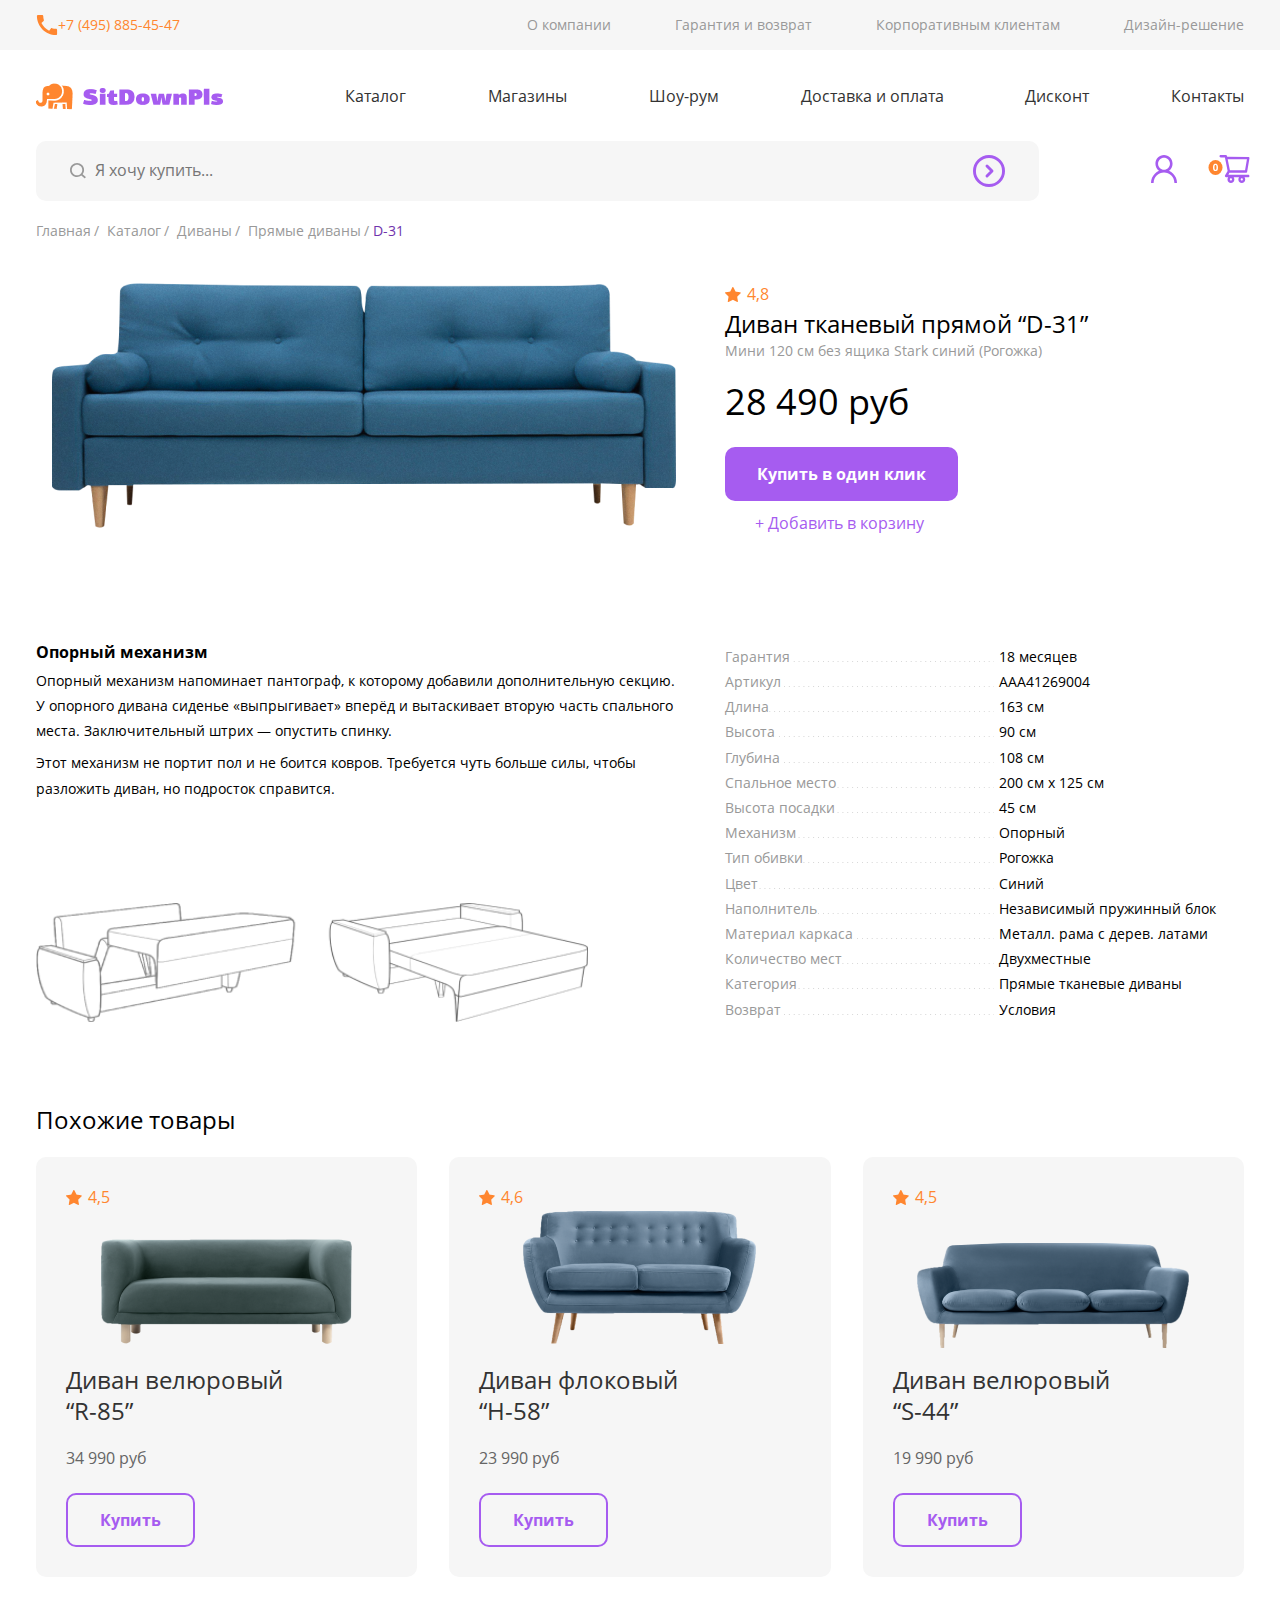
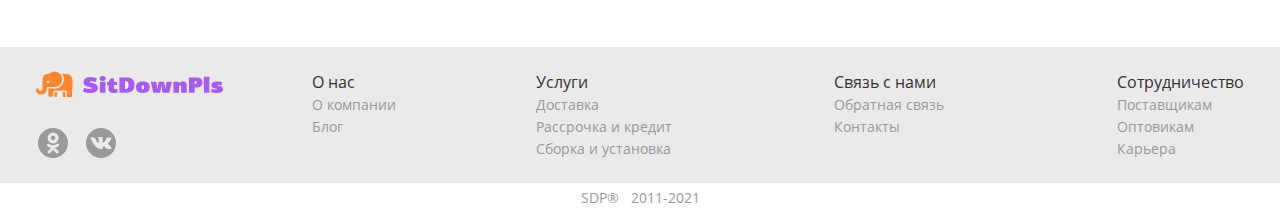
<file: pages/card.html>
<!DOCTYPE html>
<html lang="ru">

<head>
    <meta charset="UTF-8">
    <meta name="viewport" content="width=device-width, initial-scale=1.0">
    <title>Салон мебели SitDownPls</title>
    <link rel="icon" type="image/x-icon" href="../images/favicon.png">
    <link rel="stylesheet" href="../main.css">
</head>

<body>
    <!DOCTYPE html>
    <html lang="ru">
    
    <head>
        <meta charset="UTF-8">
        <meta name="viewport" content="width=device-width, initial-scale=1.0">
        <title>Document</title>
    </head>
    
    <body>
        <header class="header">
            <div class="header__top-320">
                <div class="container">
                    <a href="../index.html" class="header__logo-link320">
                    <img class="logo header__logo header__logo-320" src="../images/logo.png"
                        alt="Логотип компании. Оранжевый слон">
                    </a>
                </div>
            </div>
            <div class="header__top">
                <div class="container header__container header__container-top">
                    <div class="header__contacts">
                        <!-- <div class="header__region">
                        <span class="header__region-text">Ваш регион:</span>
                        <select class="js-choice header__country">
                            <option value="1">Москва</option>
                            <option value="2">Казань</option>
                            <option value="3">Уфа</option>
                            <option value="4">Пермь</option>
                        </select>
                    </div>-->
                        <a class="header__tel" href="#">
                            <svg class="icon header__tel-icon" xmlns="http://www.w3.org/2000/svg" width="18" height="18"
                                viewBox="0 0 18 18" fill="none">
                                <path
                                    d="M16.3425 12.0983C15.215 12.0983 14.1242 11.915 13.1067 11.585C12.7858 11.475 12.4283 11.5575 12.1808 11.805L10.7417 13.6108C8.1475 12.3733 5.71833 10.0358 4.42583 7.35L6.21333 5.82833C6.46083 5.57167 6.53417 5.21417 6.43333 4.89333C6.09417 3.87583 5.92 2.785 5.92 1.6575C5.92 1.1625 5.5075 0.75 5.0125 0.75H1.84083C1.34583 0.75 0.75 0.97 0.75 1.6575C0.75 10.1733 7.83583 17.25 16.3425 17.25C16.9933 17.25 17.25 16.6725 17.25 16.1683V13.0058C17.25 12.5108 16.8375 12.0983 16.3425 12.0983Z"
                                    fill="#FF862F" />
                            </svg>
                            +7 (495) 885-45-47
                        </a>
                    </div>
                    <nav class="header__nav-top">
                        <ul class="header__list header__list-top">
                            <li class="header__item-top">
                                <a class="grey-link" href="#">О&nbsp;компании</a>
                            </li>
                            <li class="header__item-top">
                                <a class="grey-link" href="#">Гарантия и&nbsp;возврат</a>
                            </li>
                            <li class="header__item-top">
                                <a class="grey-link" href="#">Корпоративным клиентам</a>
                            </li>
                            <li class="header__item-top">
                                <a class="grey-link" href="#">Дизайн-решение</a>
                            </li>
                        </ul>
                    </nav>
                </div>
            </div>
            <div class="header__top2">
                <div class="container header__container header__container-top2">
                    <nav class="header__nav-top2">
                        <ul class="header__list header__list-top">
                            <li class="header__item-top">
                                <a class="grey-link" href="#">О&nbsp;компании</a>
                            </li>
                            <li class="header__item-top">
                                <a class="grey-link" href="#">Гарантия и&nbsp;возврат</a>
                            </li>
                            <li class="header__item-top">
                                <a class="grey-link" href="#">Корпоративным клиентам</a>
                            </li>
                            <li class="header__item-top">
                                <a class="grey-link" href="#">Дизайн-решение</a>
                            </li>
                        </ul>
                    </nav>
                    <div class="header__icons2">
                        <a href="#"><svg class="header__icons-svg header__icons-user" xmlns="http://www.w3.org/2000/svg"
                                width="26" height="28" viewBox="0 0 26 28" fill="none">
                                <path
                                    d="M24.98 22.8503C24.3278 21.2785 23.3813 19.8508 22.1933 18.6467C21.0089 17.4392 19.6059 16.4764 18.0617 15.8116C18.0478 15.8045 18.034 15.801 18.0202 15.794C20.1742 14.2111 21.5744 11.6327 21.5744 8.72362C21.5744 3.90452 17.7367 0 13 0C8.26333 0 4.42559 3.90452 4.42559 8.72362C4.42559 11.6327 5.82585 14.2111 7.97982 15.7975C7.96599 15.8045 7.95216 15.808 7.93833 15.8151C6.38941 16.4799 4.99952 17.4332 3.80671 18.6503C2.61981 19.8553 1.67349 21.2827 1.02003 22.8538C0.37806 24.3918 0.0318323 26.0409 8.64563e-05 27.7116C-0.000836348 27.7491 0.00563604 27.7864 0.0191224 27.8214C0.0326088 27.8564 0.0528363 27.8882 0.0786128 27.9151C0.104389 27.942 0.135194 27.9633 0.16921 27.9779C0.203227 27.9925 0.239768 28 0.27668 28H2.35113C2.50326 28 2.62427 27.8769 2.62773 27.7256C2.69688 25.01 3.76868 22.4668 5.66335 20.5392C7.62371 18.5447 10.2271 17.4472 13 17.4472C15.7729 17.4472 18.3763 18.5447 20.3367 20.5392C22.2313 22.4668 23.3031 25.01 23.3723 27.7256C23.3757 27.8804 23.4967 28 23.6489 28H25.7233C25.7602 28 25.7968 27.9925 25.8308 27.9779C25.8648 27.9633 25.8956 27.942 25.9214 27.9151C25.9472 27.8882 25.9674 27.8564 25.9809 27.8214C25.9944 27.7864 26.0008 27.7491 25.9999 27.7116C25.9653 26.0301 25.6231 24.3945 24.98 22.8503ZM13 14.7739C11.413 14.7739 9.91943 14.1442 8.79577 13.001C7.67211 11.8578 7.05323 10.3382 7.05323 8.72362C7.05323 7.10905 7.67211 5.58945 8.79577 4.44623C9.91943 3.30301 11.413 2.67337 13 2.67337C14.587 2.67337 16.0806 3.30301 17.2042 4.44623C18.3279 5.58945 18.9468 7.10905 18.9468 8.72362C18.9468 10.3382 18.3279 11.8578 17.2042 13.001C16.0806 14.1442 14.587 14.7739 13 14.7739Z"
                                    fill="#A65CF0" />
                            </svg></a>
                        <a href="#"><svg class="header__icons-svg header__icons-basket" width="41" height="28"
                                viewBox="0 0 41 28" fill="none" xmlns="http://www.w3.org/2000/svg">
                                <g clip-path="url(#clip0_1_262)">
                                    <path
                                        d="M39.8162 19.8503H19.902L20.9019 17.7365L37.5154 17.7052C38.0772 17.7052 38.5588 17.2887 38.6591 16.7125L40.9599 3.34598C41.0201 2.99541 40.9298 2.63444 40.7091 2.36023C40.6 2.22528 40.4639 2.11658 40.3103 2.04166C40.1567 1.96674 39.9892 1.9274 39.8195 1.92637L18.6848 1.85348L18.5042 0.971861C18.3905 0.40957 17.9022 0 17.3471 0H12.1805C11.8674 0 11.5671 0.129087 11.3458 0.358864C11.1244 0.588641 11 0.900285 11 1.22524C11 1.55019 11.1244 1.86184 11.3458 2.09161C11.5671 2.32139 11.8674 2.45048 12.1805 2.45048H16.3907L17.1799 6.34486L19.1228 16.1086L16.6214 20.3466C16.4915 20.5286 16.4133 20.7446 16.3956 20.9704C16.3778 21.1961 16.4213 21.4225 16.5211 21.6239C16.7218 22.0369 17.1264 22.2973 17.5745 22.2973H19.6746C19.2269 22.9145 18.9851 23.6662 18.9857 24.4388C18.9857 26.4034 20.524 28 22.4168 28C24.3096 28 25.8478 26.4034 25.8478 24.4388C25.8478 23.6648 25.6004 22.9116 25.159 22.2973H30.5463C30.0986 22.9145 29.8568 23.6662 29.8574 24.4388C29.8574 26.4034 31.3957 28 33.2885 28C35.1812 28 36.7195 26.4034 36.7195 24.4388C36.7195 23.6648 36.4721 22.9116 36.0307 22.2973H39.8195C40.4683 22.2973 41 21.7489 41 21.072C40.9981 20.7474 40.8725 20.4368 40.6507 20.2079C40.4289 19.979 40.1289 19.8504 39.8162 19.8503ZM19.1763 4.26925L38.4317 4.33519L36.5456 15.2964L21.4202 15.3242L19.1763 4.26925ZM22.4168 25.5356C21.8349 25.5356 21.36 25.0428 21.36 24.4388C21.36 23.8349 21.8349 23.342 22.4168 23.342C22.9987 23.342 23.4735 23.8349 23.4735 24.4388C23.4735 24.7297 23.3622 25.0087 23.164 25.2144C22.9658 25.4201 22.6971 25.5356 22.4168 25.5356ZM33.2885 25.5356C32.7066 25.5356 32.2317 25.0428 32.2317 24.4388C32.2317 23.8349 32.7066 23.342 33.2885 23.342C33.8704 23.342 34.3452 23.8349 34.3452 24.4388C34.3452 24.7297 34.2339 25.0087 34.0357 25.2144C33.8375 25.4201 33.5687 25.5356 33.2885 25.5356Z"
                                        fill="#A65CF0" />
                                    <ellipse cx="7" cy="12.5" rx="7" ry="7.5" fill="#FF862F" />
                                    <path
                                        d="M9.49023 12.4307C9.49023 13.0068 9.44466 13.5212 9.35352 13.9736C9.26562 14.4261 9.1224 14.8102 8.92383 15.126C8.72852 15.4417 8.47135 15.6826 8.15234 15.8486C7.83333 16.0146 7.44596 16.0977 6.99023 16.0977C6.41732 16.0977 5.94694 15.9528 5.5791 15.6631C5.21126 15.3701 4.93945 14.9502 4.76367 14.4033C4.58789 13.8532 4.5 13.1956 4.5 12.4307C4.5 11.6592 4.57975 11 4.73926 10.4531C4.90202 9.90299 5.16569 9.48145 5.53027 9.18848C5.89486 8.89551 6.38151 8.74902 6.99023 8.74902C7.5599 8.74902 8.02865 8.89551 8.39648 9.18848C8.76758 9.47819 9.04264 9.89811 9.22168 10.4482C9.40072 10.9951 9.49023 11.6559 9.49023 12.4307ZM5.99902 12.4307C5.99902 12.9743 6.02832 13.4284 6.08691 13.793C6.14876 14.1543 6.2513 14.4261 6.39453 14.6084C6.53776 14.7907 6.73633 14.8818 6.99023 14.8818C7.24089 14.8818 7.43783 14.7923 7.58105 14.6133C7.72754 14.431 7.83171 14.1592 7.89355 13.7979C7.9554 13.4333 7.98633 12.9775 7.98633 12.4307C7.98633 11.887 7.9554 11.4329 7.89355 11.0684C7.83171 10.7038 7.72754 10.4303 7.58105 10.248C7.43783 10.0625 7.24089 9.96973 6.99023 9.96973C6.73633 9.96973 6.53776 10.0625 6.39453 10.248C6.2513 10.4303 6.14876 10.7038 6.08691 11.0684C6.02832 11.4329 5.99902 11.887 5.99902 12.4307Z"
                                        fill="white" />
                                </g>
                                <defs>
                                    <clippath id="clip0_1_262">
                                        <rect width="41" height="28" fill="white" />
                                    </clippath>
                                </defs>
                            </svg></a>
                    </div>
                </div>
            </div>
            <div class="header__top3">
                <div class="container header__container header__container-top3">
                    <a href="../index.html" class="header__logo-link">
                        <img class="logo header__logo header__logo3" src="../images/logo.png"
                            alt="Логотип компании. Оранжевый слон">
                    </a>
                    <a class="header__tel header__tel-320" href="#">
                        <svg class="icon header__tel-icon" xmlns="http://www.w3.org/2000/svg" width="18" height="18"
                            viewBox="0 0 18 18" fill="none">
                            <path
                                d="M16.3425 12.0983C15.215 12.0983 14.1242 11.915 13.1067 11.585C12.7858 11.475 12.4283 11.5575 12.1808 11.805L10.7417 13.6108C8.1475 12.3733 5.71833 10.0358 4.42583 7.35L6.21333 5.82833C6.46083 5.57167 6.53417 5.21417 6.43333 4.89333C6.09417 3.87583 5.92 2.785 5.92 1.6575C5.92 1.1625 5.5075 0.75 5.0125 0.75H1.84083C1.34583 0.75 0.75 0.97 0.75 1.6575C0.75 10.1733 7.83583 17.25 16.3425 17.25C16.9933 17.25 17.25 16.6725 17.25 16.1683V13.0058C17.25 12.5108 16.8375 12.0983 16.3425 12.0983Z"
                                fill="#FF862F" />
                        </svg>
                        +7 (495) 885-45-47
                    </a>
    
                    <div class="header__icons3">
                        <a href="#"><svg class="header__icons-svg header__icons-user" xmlns="http://www.w3.org/2000/svg"
                                width="26" height="28" viewBox="0 0 26 28" fill="none">
                                <path
                                    d="M24.98 22.8503C24.3278 21.2785 23.3813 19.8508 22.1933 18.6467C21.0089 17.4392 19.6059 16.4764 18.0617 15.8116C18.0478 15.8045 18.034 15.801 18.0202 15.794C20.1742 14.2111 21.5744 11.6327 21.5744 8.72362C21.5744 3.90452 17.7367 0 13 0C8.26333 0 4.42559 3.90452 4.42559 8.72362C4.42559 11.6327 5.82585 14.2111 7.97982 15.7975C7.96599 15.8045 7.95216 15.808 7.93833 15.8151C6.38941 16.4799 4.99952 17.4332 3.80671 18.6503C2.61981 19.8553 1.67349 21.2827 1.02003 22.8538C0.37806 24.3918 0.0318323 26.0409 8.64563e-05 27.7116C-0.000836348 27.7491 0.00563604 27.7864 0.0191224 27.8214C0.0326088 27.8564 0.0528363 27.8882 0.0786128 27.9151C0.104389 27.942 0.135194 27.9633 0.16921 27.9779C0.203227 27.9925 0.239768 28 0.27668 28H2.35113C2.50326 28 2.62427 27.8769 2.62773 27.7256C2.69688 25.01 3.76868 22.4668 5.66335 20.5392C7.62371 18.5447 10.2271 17.4472 13 17.4472C15.7729 17.4472 18.3763 18.5447 20.3367 20.5392C22.2313 22.4668 23.3031 25.01 23.3723 27.7256C23.3757 27.8804 23.4967 28 23.6489 28H25.7233C25.7602 28 25.7968 27.9925 25.8308 27.9779C25.8648 27.9633 25.8956 27.942 25.9214 27.9151C25.9472 27.8882 25.9674 27.8564 25.9809 27.8214C25.9944 27.7864 26.0008 27.7491 25.9999 27.7116C25.9653 26.0301 25.6231 24.3945 24.98 22.8503ZM13 14.7739C11.413 14.7739 9.91943 14.1442 8.79577 13.001C7.67211 11.8578 7.05323 10.3382 7.05323 8.72362C7.05323 7.10905 7.67211 5.58945 8.79577 4.44623C9.91943 3.30301 11.413 2.67337 13 2.67337C14.587 2.67337 16.0806 3.30301 17.2042 4.44623C18.3279 5.58945 18.9468 7.10905 18.9468 8.72362C18.9468 10.3382 18.3279 11.8578 17.2042 13.001C16.0806 14.1442 14.587 14.7739 13 14.7739Z"
                                    fill="#A65CF0" />
                            </svg></a>
                        <a href="#"><svg class="header__icons-svg header__icons-basket" width="41" height="28"
                                viewBox="0 0 41 28" fill="none" xmlns="http://www.w3.org/2000/svg">
                                <g clip-path="url(#clip0_1_262)">
                                    <path
                                        d="M39.8162 19.8503H19.902L20.9019 17.7365L37.5154 17.7052C38.0772 17.7052 38.5588 17.2887 38.6591 16.7125L40.9599 3.34598C41.0201 2.99541 40.9298 2.63444 40.7091 2.36023C40.6 2.22528 40.4639 2.11658 40.3103 2.04166C40.1567 1.96674 39.9892 1.9274 39.8195 1.92637L18.6848 1.85348L18.5042 0.971861C18.3905 0.40957 17.9022 0 17.3471 0H12.1805C11.8674 0 11.5671 0.129087 11.3458 0.358864C11.1244 0.588641 11 0.900285 11 1.22524C11 1.55019 11.1244 1.86184 11.3458 2.09161C11.5671 2.32139 11.8674 2.45048 12.1805 2.45048H16.3907L17.1799 6.34486L19.1228 16.1086L16.6214 20.3466C16.4915 20.5286 16.4133 20.7446 16.3956 20.9704C16.3778 21.1961 16.4213 21.4225 16.5211 21.6239C16.7218 22.0369 17.1264 22.2973 17.5745 22.2973H19.6746C19.2269 22.9145 18.9851 23.6662 18.9857 24.4388C18.9857 26.4034 20.524 28 22.4168 28C24.3096 28 25.8478 26.4034 25.8478 24.4388C25.8478 23.6648 25.6004 22.9116 25.159 22.2973H30.5463C30.0986 22.9145 29.8568 23.6662 29.8574 24.4388C29.8574 26.4034 31.3957 28 33.2885 28C35.1812 28 36.7195 26.4034 36.7195 24.4388C36.7195 23.6648 36.4721 22.9116 36.0307 22.2973H39.8195C40.4683 22.2973 41 21.7489 41 21.072C40.9981 20.7474 40.8725 20.4368 40.6507 20.2079C40.4289 19.979 40.1289 19.8504 39.8162 19.8503ZM19.1763 4.26925L38.4317 4.33519L36.5456 15.2964L21.4202 15.3242L19.1763 4.26925ZM22.4168 25.5356C21.8349 25.5356 21.36 25.0428 21.36 24.4388C21.36 23.8349 21.8349 23.342 22.4168 23.342C22.9987 23.342 23.4735 23.8349 23.4735 24.4388C23.4735 24.7297 23.3622 25.0087 23.164 25.2144C22.9658 25.4201 22.6971 25.5356 22.4168 25.5356ZM33.2885 25.5356C32.7066 25.5356 32.2317 25.0428 32.2317 24.4388C32.2317 23.8349 32.7066 23.342 33.2885 23.342C33.8704 23.342 34.3452 23.8349 34.3452 24.4388C34.3452 24.7297 34.2339 25.0087 34.0357 25.2144C33.8375 25.4201 33.5687 25.5356 33.2885 25.5356Z"
                                        fill="#A65CF0" />
                                    <ellipse cx="7" cy="12.5" rx="7" ry="7.5" fill="#FF862F" />
                                    <path
                                        d="M9.49023 12.4307C9.49023 13.0068 9.44466 13.5212 9.35352 13.9736C9.26562 14.4261 9.1224 14.8102 8.92383 15.126C8.72852 15.4417 8.47135 15.6826 8.15234 15.8486C7.83333 16.0146 7.44596 16.0977 6.99023 16.0977C6.41732 16.0977 5.94694 15.9528 5.5791 15.6631C5.21126 15.3701 4.93945 14.9502 4.76367 14.4033C4.58789 13.8532 4.5 13.1956 4.5 12.4307C4.5 11.6592 4.57975 11 4.73926 10.4531C4.90202 9.90299 5.16569 9.48145 5.53027 9.18848C5.89486 8.89551 6.38151 8.74902 6.99023 8.74902C7.5599 8.74902 8.02865 8.89551 8.39648 9.18848C8.76758 9.47819 9.04264 9.89811 9.22168 10.4482C9.40072 10.9951 9.49023 11.6559 9.49023 12.4307ZM5.99902 12.4307C5.99902 12.9743 6.02832 13.4284 6.08691 13.793C6.14876 14.1543 6.2513 14.4261 6.39453 14.6084C6.53776 14.7907 6.73633 14.8818 6.99023 14.8818C7.24089 14.8818 7.43783 14.7923 7.58105 14.6133C7.72754 14.431 7.83171 14.1592 7.89355 13.7979C7.9554 13.4333 7.98633 12.9775 7.98633 12.4307C7.98633 11.887 7.9554 11.4329 7.89355 11.0684C7.83171 10.7038 7.72754 10.4303 7.58105 10.248C7.43783 10.0625 7.24089 9.96973 6.99023 9.96973C6.73633 9.96973 6.53776 10.0625 6.39453 10.248C6.2513 10.4303 6.14876 10.7038 6.08691 11.0684C6.02832 11.4329 5.99902 11.887 5.99902 12.4307Z"
                                        fill="white" />
                                </g>
                                <defs>
                                    <clippath>
                                        <rect width="41" height="28" fill="white" />
                                    </clippath>
                                </defs>
                            </svg></a>
                    </div>
                </div>
            </div>
            <div class="container header__container header__container-center">
                <a href="../index.html" class="header__logo-link">
                    <img class="logo header__logo" src="../images/logo.png" alt="Логотип компании. Оранжевый слон">
                </a>
                <nav class="header__nav-center">
                    <ul class="header__list header__list-center">
                        <li class="header__item-center">
                            <a href="../pages/catalog.html" class="header__link">Каталог</a>
                        </li>
                        <li class="header__item-center">
                            <a href="#">Магазины</a>
                        </li>
                        <li class="header__item-center">
                            <a href="#">Шоу-рум</a>
                        </li>
                        <li class="header__item-center">
                            <a href="#">Доставка и оплата</a>
                        </li>
                        <li class="header__item-center">
                            <a href="#">Дисконт</a>
                        </li>
                        <li class="header__item-center">
                            <a href="#">Контакты</a>
                        </li>
                    </ul>
                </nav>
            </div>
            <div class="container header__container header__container-bottom header__container-pages">
                <div class="header__form">
                    <form action="#" class="header__search" tabindex="0">
                        <div class="header__search-left">
                            <input class="header__search-input" placeholder="Я хочу купить...">
                            <svg xmlns="http://www.w3.org/2000/svg" width="20" height="20" viewBox="0 0 20 20" fill="none">
                                <path
                                    d="M17.8187 16.0625L14.607 13.3156C15.5516 12.0945 16.0625 10.6016 16.0625 9.03125C16.0625 7.15156 15.3289 5.38906 14.0023 4.06016C12.6758 2.73125 10.9086 2 9.03125 2C7.15391 2 5.38672 2.73359 4.06016 4.06016C2.73125 5.38672 2 7.15156 2 9.03125C2 10.9086 2.73359 12.6758 4.06016 14.0023C5.38672 15.3312 7.15156 16.0625 9.03125 16.0625C10.6016 16.0625 12.0922 15.5516 13.3133 14.6094L16.5249 17.3539C16.5428 17.3718 16.564 17.3859 16.5873 17.3956C16.6106 17.4053 16.6356 17.4102 16.6609 17.4102C16.6861 17.4102 16.7111 17.4053 16.7344 17.3956C16.7578 17.3859 16.7789 17.3718 16.7968 17.3539L17.8187 16.3344C17.8365 16.3165 17.8507 16.2953 17.8604 16.272C17.87 16.2487 17.875 16.2237 17.875 16.1984C17.875 16.1732 17.87 16.1482 17.8604 16.1249C17.8507 16.1015 17.8365 16.0803 17.8187 16.0625ZM12.7438 12.7438C11.75 13.7352 10.4328 14.2812 9.03125 14.2812C7.62969 14.2812 6.3125 13.7352 5.31875 12.7438C4.32734 11.75 3.78125 10.4328 3.78125 9.03125C3.78125 7.62969 4.32734 6.31016 5.31875 5.31875C6.3125 4.32734 7.62969 3.78125 9.03125 3.78125C10.4328 3.78125 11.7523 4.325 12.7438 5.31875C13.7352 6.3125 14.2812 7.62969 14.2812 9.03125C14.2812 10.4328 13.7352 11.7523 12.7438 12.7438Z"
                                    fill="#999999" />
                            </svg>
                        </div>
                        <button class="btn header__search-btn">
                            <svg class="icon header__search-arrow">
                                <use xlink:href="#arrow"></use>
                            </svg>
                        </button>
                    </form>
                    <!--<select class="js-choice header__category">
                        <option value="0">Категория</option>
                        <option value="1">Диваны</option>
                        <option value="2">Кресла</option>
                        <option value="3">Пуфы</option>
                        <option value="4">Кровати</option>
                        <option value="5">Тумбы</option>
                        <option value="6">Комоды</option>
                        <option value="7">Стулья</option>
                        <option value="8">Столы</option>
                        <option value="9">Аксессуары</option>
                    </select>-->
                </div>
                <div class="header__icons">
                    <a href="#"><svg class="header__icons-svg header__icons-user" xmlns="http://www.w3.org/2000/svg"
                            width="26" height="28" viewBox="0 0 26 28" fill="none">
                            <path
                                d="M24.98 22.8503C24.3278 21.2785 23.3813 19.8508 22.1933 18.6467C21.0089 17.4392 19.6059 16.4764 18.0617 15.8116C18.0478 15.8045 18.034 15.801 18.0202 15.794C20.1742 14.2111 21.5744 11.6327 21.5744 8.72362C21.5744 3.90452 17.7367 0 13 0C8.26333 0 4.42559 3.90452 4.42559 8.72362C4.42559 11.6327 5.82585 14.2111 7.97982 15.7975C7.96599 15.8045 7.95216 15.808 7.93833 15.8151C6.38941 16.4799 4.99952 17.4332 3.80671 18.6503C2.61981 19.8553 1.67349 21.2827 1.02003 22.8538C0.37806 24.3918 0.0318323 26.0409 8.64563e-05 27.7116C-0.000836348 27.7491 0.00563604 27.7864 0.0191224 27.8214C0.0326088 27.8564 0.0528363 27.8882 0.0786128 27.9151C0.104389 27.942 0.135194 27.9633 0.16921 27.9779C0.203227 27.9925 0.239768 28 0.27668 28H2.35113C2.50326 28 2.62427 27.8769 2.62773 27.7256C2.69688 25.01 3.76868 22.4668 5.66335 20.5392C7.62371 18.5447 10.2271 17.4472 13 17.4472C15.7729 17.4472 18.3763 18.5447 20.3367 20.5392C22.2313 22.4668 23.3031 25.01 23.3723 27.7256C23.3757 27.8804 23.4967 28 23.6489 28H25.7233C25.7602 28 25.7968 27.9925 25.8308 27.9779C25.8648 27.9633 25.8956 27.942 25.9214 27.9151C25.9472 27.8882 25.9674 27.8564 25.9809 27.8214C25.9944 27.7864 26.0008 27.7491 25.9999 27.7116C25.9653 26.0301 25.6231 24.3945 24.98 22.8503ZM13 14.7739C11.413 14.7739 9.91943 14.1442 8.79577 13.001C7.67211 11.8578 7.05323 10.3382 7.05323 8.72362C7.05323 7.10905 7.67211 5.58945 8.79577 4.44623C9.91943 3.30301 11.413 2.67337 13 2.67337C14.587 2.67337 16.0806 3.30301 17.2042 4.44623C18.3279 5.58945 18.9468 7.10905 18.9468 8.72362C18.9468 10.3382 18.3279 11.8578 17.2042 13.001C16.0806 14.1442 14.587 14.7739 13 14.7739Z"
                                fill="#A65CF0" />
                        </svg></a>
                    <a href="#"><svg class="header__icons-svg header__icons-basket" width="41" height="28"
                            viewBox="0 0 41 28" fill="none" xmlns="http://www.w3.org/2000/svg">
                            <g clip-path="url(#clip0_1_262)">
                                <path
                                    d="M39.8162 19.8503H19.902L20.9019 17.7365L37.5154 17.7052C38.0772 17.7052 38.5588 17.2887 38.6591 16.7125L40.9599 3.34598C41.0201 2.99541 40.9298 2.63444 40.7091 2.36023C40.6 2.22528 40.4639 2.11658 40.3103 2.04166C40.1567 1.96674 39.9892 1.9274 39.8195 1.92637L18.6848 1.85348L18.5042 0.971861C18.3905 0.40957 17.9022 0 17.3471 0H12.1805C11.8674 0 11.5671 0.129087 11.3458 0.358864C11.1244 0.588641 11 0.900285 11 1.22524C11 1.55019 11.1244 1.86184 11.3458 2.09161C11.5671 2.32139 11.8674 2.45048 12.1805 2.45048H16.3907L17.1799 6.34486L19.1228 16.1086L16.6214 20.3466C16.4915 20.5286 16.4133 20.7446 16.3956 20.9704C16.3778 21.1961 16.4213 21.4225 16.5211 21.6239C16.7218 22.0369 17.1264 22.2973 17.5745 22.2973H19.6746C19.2269 22.9145 18.9851 23.6662 18.9857 24.4388C18.9857 26.4034 20.524 28 22.4168 28C24.3096 28 25.8478 26.4034 25.8478 24.4388C25.8478 23.6648 25.6004 22.9116 25.159 22.2973H30.5463C30.0986 22.9145 29.8568 23.6662 29.8574 24.4388C29.8574 26.4034 31.3957 28 33.2885 28C35.1812 28 36.7195 26.4034 36.7195 24.4388C36.7195 23.6648 36.4721 22.9116 36.0307 22.2973H39.8195C40.4683 22.2973 41 21.7489 41 21.072C40.9981 20.7474 40.8725 20.4368 40.6507 20.2079C40.4289 19.979 40.1289 19.8504 39.8162 19.8503ZM19.1763 4.26925L38.4317 4.33519L36.5456 15.2964L21.4202 15.3242L19.1763 4.26925ZM22.4168 25.5356C21.8349 25.5356 21.36 25.0428 21.36 24.4388C21.36 23.8349 21.8349 23.342 22.4168 23.342C22.9987 23.342 23.4735 23.8349 23.4735 24.4388C23.4735 24.7297 23.3622 25.0087 23.164 25.2144C22.9658 25.4201 22.6971 25.5356 22.4168 25.5356ZM33.2885 25.5356C32.7066 25.5356 32.2317 25.0428 32.2317 24.4388C32.2317 23.8349 32.7066 23.342 33.2885 23.342C33.8704 23.342 34.3452 23.8349 34.3452 24.4388C34.3452 24.7297 34.2339 25.0087 34.0357 25.2144C33.8375 25.4201 33.5687 25.5356 33.2885 25.5356Z"
                                    fill="#A65CF0" />
                                <ellipse cx="7" cy="12.5" rx="7" ry="7.5" fill="#FF862F" />
                                <path
                                    d="M9.49023 12.4307C9.49023 13.0068 9.44466 13.5212 9.35352 13.9736C9.26562 14.4261 9.1224 14.8102 8.92383 15.126C8.72852 15.4417 8.47135 15.6826 8.15234 15.8486C7.83333 16.0146 7.44596 16.0977 6.99023 16.0977C6.41732 16.0977 5.94694 15.9528 5.5791 15.6631C5.21126 15.3701 4.93945 14.9502 4.76367 14.4033C4.58789 13.8532 4.5 13.1956 4.5 12.4307C4.5 11.6592 4.57975 11 4.73926 10.4531C4.90202 9.90299 5.16569 9.48145 5.53027 9.18848C5.89486 8.89551 6.38151 8.74902 6.99023 8.74902C7.5599 8.74902 8.02865 8.89551 8.39648 9.18848C8.76758 9.47819 9.04264 9.89811 9.22168 10.4482C9.40072 10.9951 9.49023 11.6559 9.49023 12.4307ZM5.99902 12.4307C5.99902 12.9743 6.02832 13.4284 6.08691 13.793C6.14876 14.1543 6.2513 14.4261 6.39453 14.6084C6.53776 14.7907 6.73633 14.8818 6.99023 14.8818C7.24089 14.8818 7.43783 14.7923 7.58105 14.6133C7.72754 14.431 7.83171 14.1592 7.89355 13.7979C7.9554 13.4333 7.98633 12.9775 7.98633 12.4307C7.98633 11.887 7.9554 11.4329 7.89355 11.0684C7.83171 10.7038 7.72754 10.4303 7.58105 10.248C7.43783 10.0625 7.24089 9.96973 6.99023 9.96973C6.73633 9.96973 6.53776 10.0625 6.39453 10.248C6.2513 10.4303 6.14876 10.7038 6.08691 11.0684C6.02832 11.4329 5.99902 11.887 5.99902 12.4307Z"
                                    fill="white" />
                            </g>
                            <defs>
                                <clippath>
                                    <rect width="41" height="28" fill="white" />
                                </clippath>
                            </defs>
                        </svg></a>
                </div>
            </div>
        </header>
    </body>
    
    </html>
    <!DOCTYPE html>
    <html lang="en">
    <head>
        <meta charset="UTF-8">
        <meta name="viewport" content="width=device-width, initial-scale=1.0">
        <title>Document</title>
    </head>
    <body>
        <?xml version="1.0" encoding="utf-8"?><svg style="display: none;" viewBox="0 0 92 34"
            xmlns="http://www.w3.org/2000/svg" xmlns:xlink="http://www.w3.org/1999/xlink">
            <style>
                :root>svg {
                    display: none
                }
    
                :root>svg:target {
                    display: block
                }
            </style><svg fill="none" viewBox="0 0 22 22" id="arrow" xmlns="http://www.w3.org/2000/svg">
                <g clip-path="url(#aa)" stroke="#A65CF0" stroke-width="2">
                    <path d="M9.625 7.563 13.063 11l-3.438 3.438" stroke-linecap="round" stroke-linejoin="round" />
                    <circle cx="11" cy="11" r="10" />
                </g>
                <defs>
                    <clippath id="aa">
                        <path fill="#fff" d="M0 0h22v22H0z" />
                    </clippath>
                </defs>
            </svg><svg fill="none" viewBox="0 0 30 28" id="basket" xmlns="http://www.w3.org/2000/svg">
                <path
                    d="M28.816 19.85H8.902l1-2.114 16.613-.03c.562 0 1.044-.417 1.144-.994l2.3-13.366a1.24 1.24 0 0 0-.25-.986 1.177 1.177 0 0 0-.399-.318 1.135 1.135 0 0 0-.49-.116L7.684 1.853l-.18-.881C7.39.41 6.901 0 6.346 0H1.18C.867 0 .567.13.346.359A1.25 1.25 0 0 0 0 1.225c0 .325.124.637.346.867.221.23.521.358.834.358h4.21l.79 3.895 1.943 9.764-2.502 4.238a1.253 1.253 0 0 0-.1 1.277c.2.413.605.673 1.054.673h2.1a3.645 3.645 0 0 0-.69 2.142c0 1.964 1.539 3.561 3.432 3.561s3.43-1.597 3.43-3.561c0-.774-.247-1.527-.688-2.142h5.387a3.645 3.645 0 0 0-.689 2.142c0 1.964 1.539 3.561 3.431 3.561 1.893 0 3.431-1.597 3.431-3.561 0-.774-.247-1.527-.688-2.142h3.789c.648 0 1.18-.548 1.18-1.225a1.253 1.253 0 0 0-.35-.864 1.163 1.163 0 0 0-.834-.358ZM8.176 4.27l19.256.065-1.886 10.961-15.126.028L8.176 4.27Zm3.24 21.266c-.581 0-1.056-.493-1.056-1.097s.475-1.097 1.057-1.097 1.056.493 1.056 1.097c0 .29-.11.57-.309.775a1.037 1.037 0 0 1-.747.322Zm10.872 0c-.581 0-1.056-.493-1.056-1.097s.475-1.097 1.056-1.097c.582 0 1.057.493 1.057 1.097 0 .29-.111.57-.31.775a1.038 1.038 0 0 1-.747.322Z"
                    fill="#A65CF0" />
            </svg><svg fill="none" viewBox="0 0 92 34" id="discont" xmlns="http://www.w3.org/2000/svg">
                <path d="M0 0h82.108L92 16.227 82.108 34H0V0Z" fill="#FF862F" />
            </svg><svg fill="none" viewBox="0 0 31 30" id="ok" xmlns="http://www.w3.org/2000/svg">
                <path d="M13.353 9.99a2.24 2.24 0 1 0 4.478 0 2.24 2.24 0 0 0-4.478 0Z" fill="#999" />
                <path fill-rule="evenodd" clip-rule="evenodd"
                    d="M15.5 30c8.284 0 15-6.716 15-15 0-8.284-6.716-15-15-15C7.216 0 .5 6.716.5 15c0 8.284 6.716 15 15 15ZM10.175 9.99a5.417 5.417 0 1 1 10.834 0 5.417 5.417 0 0 1-10.834 0Zm10.866 8.204c-.069.055-1.368 1.082-3.537 1.524l3.274 3.244a1.473 1.473 0 1 1-2.082 2.085l-3.178-3.095-2.886 3.075c-.29.3-.675.45-1.06.45a1.473 1.473 0 0 1-1.06-2.495l3.107-3.247c-2.23-.431-3.583-1.485-3.653-1.541a1.473 1.473 0 0 1 1.843-2.298c.014.01 1.429 1.074 3.71 1.075 2.28-.001 3.666-1.064 3.68-1.075a1.473 1.473 0 0 1 1.842 2.298Z"
                    fill="#999" />
            </svg><svg fill="none" viewBox="0 0 20 20" id="search" xmlns="http://www.w3.org/2000/svg">
                <path
                    d="m17.819 16.063-3.212-2.747a6.968 6.968 0 0 0 1.456-4.285c0-1.88-.734-3.642-2.06-4.97A6.98 6.98 0 0 0 9.03 2a6.99 6.99 0 0 0-4.97 2.06A6.975 6.975 0 0 0 2 9.031c0 1.878.734 3.645 2.06 4.971a6.975 6.975 0 0 0 4.971 2.06c1.57 0 3.061-.51 4.282-1.453l3.212 2.745a.193.193 0 0 0 .272 0l1.022-1.02a.195.195 0 0 0 .056-.136.193.193 0 0 0-.056-.136Zm-5.075-3.32a5.222 5.222 0 0 1-3.713 1.538 5.222 5.222 0 0 1-3.712-1.537A5.222 5.222 0 0 1 3.78 9.03c0-1.401.546-2.72 1.538-3.712A5.222 5.222 0 0 1 9.03 3.78c1.402 0 2.721.544 3.713 1.538A5.222 5.222 0 0 1 14.28 9.03a5.218 5.218 0 0 1-1.537 3.713Z"
                    fill="#999" />
            </svg><svg fill="none" viewBox="0 0 22 22" id="tel" xmlns="http://www.w3.org/2000/svg">
                <path
                    d="M18.343 14.098a10.49 10.49 0 0 1-3.236-.513.896.896 0 0 0-.926.22l-1.44 1.806c-2.593-1.238-5.023-3.575-6.315-6.261l1.787-1.522a.935.935 0 0 0 .22-.935 10.223 10.223 0 0 1-.513-3.235.916.916 0 0 0-.907-.908H3.84c-.495 0-1.091.22-1.091.908 0 8.515 7.086 15.592 15.593 15.592.65 0 .907-.578.907-1.082v-3.162a.916.916 0 0 0-.907-.908Z"
                    fill="#FF862F" />
            </svg><svg fill="none" viewBox="0 0 26 28" id="user" xmlns="http://www.w3.org/2000/svg">
                <path
                    d="M24.98 22.85a13.17 13.17 0 0 0-2.787-4.203 12.977 12.977 0 0 0-4.131-2.835l-.042-.018a8.752 8.752 0 0 0 3.554-7.07C21.574 3.904 17.737 0 13 0S4.426 3.905 4.426 8.724c0 2.909 1.4 5.487 3.554 7.073-.014.008-.028.011-.042.018a12.864 12.864 0 0 0-4.131 2.835 13.227 13.227 0 0 0-2.787 4.204A13.269 13.269 0 0 0 0 27.712a.286.286 0 0 0 .079.203.276.276 0 0 0 .198.085H2.35a.278.278 0 0 0 .277-.274 10.576 10.576 0 0 1 3.035-7.187c1.96-1.994 4.564-3.092 7.337-3.092 2.773 0 5.376 1.098 7.337 3.092a10.576 10.576 0 0 1 3.035 7.187.276.276 0 0 0 .277.274h2.074a.273.273 0 0 0 .198-.085.282.282 0 0 0 .079-.203 13.302 13.302 0 0 0-1.02-4.862ZM13 14.774c-1.587 0-3.08-.63-4.204-1.773a6.064 6.064 0 0 1-1.743-4.277c0-1.615.62-3.135 1.743-4.278A5.857 5.857 0 0 1 13 2.673c1.587 0 3.08.63 4.204 1.773a6.064 6.064 0 0 1 1.743 4.278A6.064 6.064 0 0 1 17.204 13 5.857 5.857 0 0 1 13 14.774Z"
                    fill="#A65CF0" />
            </svg><svg fill="none" viewBox="0 0 31 30" id="vk" xmlns="http://www.w3.org/2000/svg">
                <path
                    d="M15.5 0C7.216 0 .5 6.716.5 15c0 8.284 6.716 15 15 15 8.284 0 15-6.716 15-15 0-8.284-6.716-15-15-15Zm7.609 16.622c.699.683 1.439 1.326 2.066 2.08.278.333.54.677.74 1.065.285.553.027 1.159-.467 1.192l-3.073-.001c-.794.066-1.426-.255-1.958-.797-.425-.433-.82-.894-1.229-1.342a2.871 2.871 0 0 0-.553-.492c-.42-.272-.783-.189-1.023.249-.245.445-.3.939-.324 1.434-.033.725-.252.914-.979.948-1.554.073-3.028-.163-4.398-.946-1.208-.69-2.144-1.666-2.959-2.77-1.587-2.152-2.803-4.514-3.895-6.944-.246-.547-.066-.84.538-.85a85.522 85.522 0 0 1 3.009-.002c.408.007.678.24.835.625.542 1.334 1.206 2.603 2.039 3.78.222.313.448.625.77.846.357.245.628.164.796-.233.107-.253.154-.523.177-.794.08-.927.09-1.854-.049-2.777-.086-.578-.41-.951-.987-1.06-.293-.056-.25-.165-.108-.332.248-.29.48-.47.944-.47h3.472c.547.107.67.353.744.904l.003 3.859c-.006.213.107.845.49.985.307.101.51-.145.693-.34.833-.883 1.426-1.926 1.957-3.005.235-.476.437-.969.634-1.462.146-.365.373-.545.785-.539l3.343.004c.099 0 .199.001.296.018.564.097.718.339.544.889-.275.863-.808 1.583-1.329 2.304-.558.772-1.154 1.517-1.707 2.293-.508.709-.468 1.066.163 1.681Z"
                    fill="#999" />
            </svg>
        </svg>
    </body>
    </html>
    

    <main class="container card">
        <ul class="breadcrumb">
            <li>
                <a href="../index.html">Главная</a>
            </li>
            <li>
                <a href="../pages/catalog.html">Каталог</a>
            </li>
            <li>
                <a href="#">Диваны</a>
            </li>
            <li>
                <a href="../pages/catalog.html">Прямые диваны</a>
            </li>
            <li class="breadcrumb__active">D-31</li>
        </ul>
        <section class="card__section">
            <div class="grid card__grid rating">
                <div class="grid__item card__sofa">
                    <picture>
                        <source media="(max-width: 556px)" srcset="../images/card-sofa-320.png">
                        <source media="(max-width: 992px)" srcset="../images/sofa-d31-768.png">
                        <source media="(max-width: 1200px)" srcset="../images/sofa-d31-1200.png">
                        <img src="../images/card-sofa.png" alt="Синий диван D-31">
                    </picture>
                </div>
                <div class="grid__item card__buy">
                    <span class="card__stars">
                        <img src="../images/star.png">
                        <span class="rating__stars-grade rating__stars-card">
                            4,8
                        </span>
                    </span>
                    <h3 class="text card__subtitle">Диван тканевый прямой “D-31”</h3>
                    <span class="card__subtitle-info">Мини 120 см без ящика Stark синий (Рогожка)</span>
                    <span class="card__buy-price">28 490 руб</span>
                    <button class="btn card__buy-btn violet-btn">Купить в один клик</button>
                    <button class="btn card__buy-add">+ Добавить в корзину</button>
                </div>
                <div class="grid__item card__desc">
                    <div class="card__desc-txt">
                        <h3 class="text card__desc-subtitle">Опорный механизм</h3>
                        <p class="text card__desc-text">Опорный механизм напоминает пантограф, к&nbsp;которому добавили
                            дополнительную секцию. У&nbsp;опорного дивана сиденье &laquo;выпрыгивает&raquo; вперёд
                            и&nbsp;вытаскивает вторую часть спального места. Заключительный штрих&nbsp;&mdash; опустить
                            спинку.</p>
                            <p class="text card__desc-text">
                            Этот механизм не&nbsp;портит пол и&nbsp;не&nbsp;боится ковров. Требуется чуть больше силы,
                            чтобы
                            разложить диван, но&nbsp;подросток справится.</p>
                    </div>
                    <div class="card__desc-img">
                    </div>
                </div>
                <div class="grid__item card__feature">
                    <dl class="card__list">
                        <div class="card__list-inner">
                            <dt class="card__list-title">
                                <span class="card__list-key">Гарантия
                                </span>
                            </dt>
                            <dd class="card__list-desc">18 месяцев</dd>
                        </div>
                        <div class="card__list-inner">
                            <dt class="card__list-title">
                                <span class="card__list-key">Артикул
                                </span>
                            </dt>
                            <dd class="card__list-desc">AAA41269004</dd>
                        </div>
                        <div class="card__list-inner">
                            <dt class="card__list-title">
                                <span class="card__list-key">Длина
                                </span>
                            </dt>
                            <dd class="card__list-desc">163 см</dd>
                        </div>
                        <div class="card__list-inner">
                            <dt class="card__list-title">
                                <span class="card__list-key">Высота
                                </span>
                            </dt>
                            <dd class="card__list-desc">90 см</dd>
                        </div>
                        <div class="card__list-inner">
                            <dt class="card__list-title">
                                <span class="card__list-key">Глубина
                                </span>
                            </dt>
                            <dd class="card__list-desc">108 см</dd>
                        </div>
                        <div class="card__list-inner">
                            <dt class="card__list-title">
                                <span class="card__list-key">Спальное место
                                </span>
                            </dt>
                            <dd class="card__list-desc">200 см х 125 см</dd>
                        </div>
                        <div class="card__list-inner">
                            <dt class="card__list-title">
                                <span class="card__list-key">Высота посадки
                                </span>
                            </dt>
                            <dd class="card__list-desc">45 см</dd>
                        </div>
                        <div class="card__list-inner">
                            <dt class="card__list-title">
                                <span class="card__list-key">Механизм
                                </span>
                            </dt>
                            <dd class="card__list-desc">Опорный</dd>
                        </div>
                        <div class="card__list-inner">
                            <dt class="card__list-title">
                                <span class="card__list-key">Тип обивки
                                </span>
                            </dt>
                            <dd class="card__list-desc">Рогожка</dd>
                        </div>
                        <div class="card__list-inner">
                            <dt class="card__list-title">
                                <span class="card__list-key">Цвет
                                </span>
                            </dt>
                            <dd class="card__list-desc">Синий</dd>
                        </div>
                        <div class="card__list-inner">
                            <dt class="card__list-title">
                                <span class="card__list-key">Наполнитель
                                </span>
                            </dt>
                            <dd class="card__list-desc">Независимый пружинный блок</dd>
                        </div>
                        <div class="card__list-inner">
                            <dt class="card__list-title">
                                <span class="card__list-key">Материал каркаса
                                </span>
                            </dt>
                            <dd class="card__list-desc">Металл. рама с дерев. латами</dd>
                        </div>
                        <div class="card__list-inner">
                            <dt class="card__list-title">
                                <span class="card__list-key">Количество мест
                                </span>
                            </dt>
                            <dd class="card__list-desc">Двухместные</dd>
                        </div>
                        <div class="card__list-inner">
                            <dt class="card__list-title">
                                <span class="card__list-key">Категория
                                </span>
                            </dt>
                            <dd class="card__list-desc">Прямые тканевые диваны</dd>
                        </div>
                        <div class="card__list-inner">
                            <dt class="card__list-title">
                                <span class="card__list-key">Возврат
                                </span>
                            </dt>
                            <dd class="card__list-desc">Условия</dd>
                        </div>
                    </dl>
                </div>
            </div>
        </section>
        <section class="card__section similar">
            <h2 class="text similar__title">Похожие товары</h2>
            <div class="grid similar__grid rating">
                <div class="grid__item rating__block similar__block">
                    <span class="rating__stars">
                        <img src="../images/star.png">
                        <span class="rating__stars-grade">
                            4,5
                        </span>
                    </span>
                    <div class="rating__sofa">
                        <picture>
                            <source media="(max-width: 556px)" srcset="../images/sofa-r85-320.png">
                            <img class="rating__img" src="../images/sofa-r85.png" alt="Тёмно-зелёный диван">
                        </picture>
                    </div>
                    <div class="rating__block-info">
                        <h3 class="text rating__subtitle">Диван велюровый <br>“R-85”</h3>
                        <span class="rating__price">34 990 руб</span>
                        <button class="btn rating__block-btn white-btn">Купить</button>
                    </div>
                </div>
                <div class="grid__item rating__block similar__block">
                    <span class="rating__stars">
                        <img src="../images/star.png">
                        <span class="rating__stars-grade">
                            4,6
                        </span>
                    </span>
                    <div class="rating__sofa">
                        <picture>
                            <source media="(max-width: 556px)" srcset="../images/sofa-h58-320.png">
                            <img class="rating__img" src="../images/sofa-h58.png" alt="Светло-синий диван">
                        </picture>
                    </div>
                    <div class="rating__block-info">
                        <h3 class="text rating__subtitle">Диван флоковый <br>“H-58”</h3>
                        <span class="rating__price">23 990 руб</span>
                        <button class="btn rating__block-btn white-btn">Купить</button>
                    </div>
                </div>
                <div class="grid__item rating__block similar__block similar__block-3">
                    <span class="rating__stars">
                        <img src="../images/star.png">
                        <span class="rating__stars-grade">
                            4,5
                        </span>
                    </span>
                    <div class="rating__sofa">
                        <img class="rating__img" src="../images/sofa-s44.png" alt="Синий диван">
                    </div>
                    <div class="rating__block-info">
                        <h3 class="text rating__subtitle">Диван велюровый <br>“S-44”</h3>
                        <span class="rating__price">19 990 руб</span>
                        <button class="btn rating__block-btn white-btn">Купить</button>
                    </div>
                </div>
                <div class="grid__item rating__block similar__block similar__block-4">
                    <span class="rating__stars">
                        <img src="../images/star.png">
                        <span class="rating__stars-grade">
                            4,8
                        </span>
                    </span>
                    <div class="rating__sofa">
                        <img class="rating__img" src="../images/sofa_v43.png" alt="Серый диван">
                    </div>
                    <div class="rating__block-info">
                        <h3 class="text rating__subtitle">Диван шиниловый <br>“V-43”</h3>
                        <span class="rating__price">19 990 руб</span>
                        <button class="btn rating__block-btn white-btn">Купить</button>
                    </div>
                </div>
            </div>
        </section>
    </main>

</body>
<!DOCTYPE html>
<html lang="ru">

<head>
    <meta charset="UTF-8">
    <meta name="viewport" content="width=device-width, initial-scale=1.0">
    <title>Document</title>
</head>

<body>

</body>
<footer class="footer">
    <div class="footer__top">
        <div class="container footer__container-top">
            <div class="grid footer__grid">
                <div class="grid__item footer__grid-left">
                    <a href="../index.html" class="header__logo-link">
                        <img class="logo footer__logo" src="../images/logo.png" alt="Логотип компании. Оранжевый слон">
                    </a>
                    <div class="footer__social">
                        <ul class="footer__social-list">
                            <li class="footer__social-item">
                                <a class="footer__social-link" href="#">
                                    <svg xmlns="http://www.w3.org/2000/svg" width="30" height="30" viewBox="0 0 30 30"
                                        fill="none">
                                        <path
                                            d="M12.8527 9.99062C12.8527 11.2273 13.8552 12.2299 15.0919 12.2299C16.3286 12.2299 17.3311 11.2273 17.3311 9.99062C17.3311 8.75396 16.3286 7.7514 15.0919 7.7514C13.8552 7.7514 12.8527 8.75396 12.8527 9.99062Z"
                                            fill="#999999" />
                                        <path fill-rule="evenodd" clip-rule="evenodd"
                                            d="M15 30C23.2843 30 30 23.2843 30 15C30 6.71573 23.2843 0 15 0C6.71572 0 0 6.71573 0 15C0 23.2843 6.71572 30 15 30ZM9.67501 9.99055C9.67501 6.99892 12.1002 4.57364 15.0919 4.57364C18.0836 4.57364 20.5088 6.99892 20.5088 9.99055C20.5088 12.9822 18.0836 15.4077 15.0919 15.4077C12.1002 15.4077 9.67501 12.9822 9.67501 9.99055ZM20.5412 18.194C20.4724 18.2491 19.1729 19.2761 17.0043 19.7179L20.2777 22.9622C20.8534 23.5369 20.854 24.4695 20.2793 25.0451C19.7046 25.6207 18.7722 25.6216 18.1964 25.0467L15.0184 21.952L12.1319 25.0268C11.8429 25.3266 11.4575 25.4774 11.0716 25.4774C10.7035 25.4774 10.3351 25.3404 10.0493 25.0648C9.46372 24.5001 9.44677 23.5677 10.0114 22.9822L13.1185 19.735C10.8891 19.3036 9.53591 18.2499 9.46622 18.194C8.83165 17.6851 8.72971 16.7581 9.23862 16.1235C9.74746 15.4889 10.6744 15.387 11.3091 15.8958C11.3225 15.9067 12.7378 16.9699 15.0183 16.9715C17.2989 16.9699 18.6849 15.9067 18.6983 15.8958C19.333 15.387 20.2599 15.4889 20.7688 16.1235C21.2777 16.7581 21.1757 17.6851 20.5412 18.194Z"
                                            fill="#999999" />
                                    </svg>
                                </a>
                            </li>
                            <li class="footer__social-item">
                                <a class="footer__social-link" href="#">
                                    <svg xmlns="http://www.w3.org/2000/svg" width="30" height="30" viewBox="0 0 30 30"
                                        fill="none">
                                        <path
                                            d="M15 0C6.71601 0 0 6.7157 0 15C0 23.2843 6.71601 30 15 30C23.284 30 30 23.2843 30 15C30 6.7157 23.284 0 15 0ZM22.6088 16.6223C23.3079 17.3052 24.0476 17.9478 24.6752 18.7013C24.9532 19.0346 25.2153 19.3792 25.4148 19.7669C25.6996 20.3196 25.4425 20.9257 24.9477 20.9586L21.8747 20.958C21.081 21.0236 20.4494 20.7035 19.9169 20.1609C19.4919 19.7285 19.0975 19.2666 18.6881 18.8194C18.5208 18.6359 18.3447 18.4631 18.1347 18.3272C17.7158 18.0546 17.3518 18.1381 17.1118 18.5758C16.8672 19.0211 16.8114 19.5146 16.788 20.0102C16.7546 20.7348 16.5361 20.9242 15.809 20.9583C14.2554 21.031 12.7814 20.7953 11.4114 20.0121C10.2028 19.3212 9.26731 18.3462 8.45217 17.2423C6.86486 15.0902 5.64921 12.7283 4.55693 10.2985C4.3111 9.7513 4.49095 9.45852 5.09463 9.44716C6.0976 9.42783 7.10056 9.43028 8.10353 9.44624C8.51171 9.45268 8.78179 9.68624 8.93862 10.0714C9.48061 11.4049 10.1451 12.6737 10.9777 13.8503C11.1996 14.1637 11.4261 14.4761 11.7486 14.6974C12.1047 14.9417 12.376 14.861 12.5438 14.4635C12.6513 14.2109 12.6976 13.9409 12.7209 13.6702C12.8007 12.743 12.8102 11.8162 12.6721 10.8927C12.5862 10.3148 12.2612 9.94158 11.6851 9.83233C11.3917 9.77678 11.4347 9.66813 11.5774 9.50056C11.8251 9.21084 12.0571 9.03161 12.5208 9.03161L15.9928 9.031C16.5401 9.13841 16.6628 9.38394 16.7371 9.93514L16.7402 13.7936C16.7337 14.0069 16.8473 14.6391 17.2303 14.7787C17.5372 14.88 17.7397 14.6339 17.9233 14.4396C18.7559 13.556 19.3492 12.5131 19.8804 11.4338C20.1149 10.9577 20.3171 10.4652 20.5136 9.97166C20.6596 9.60675 20.8868 9.42721 21.2986 9.43335L24.642 9.43734C24.7406 9.43734 24.8406 9.43826 24.9382 9.45514C25.5017 9.55151 25.6561 9.79396 25.4817 10.3436C25.2074 11.2073 24.6743 11.9266 24.1531 12.6479C23.5946 13.4201 22.9989 14.1652 22.4458 14.9408C21.9376 15.6497 21.9778 16.0066 22.6088 16.6223Z"
                                            fill="#999999" />
                                    </svg>
                                </a>
                            </li>
                        </ul>
                    </div>
                </div>
                <div class="grid__item footer__grid-right">
                    <nav class="footer__nav">
                        <ul class="footer__list">
                            <li class="footer__item footer__item-title">О нас</li>
                            <li class="footer__item">
                                <a class="footer__link grey-link" href="#">О компании</a>
                            </li>
                            <li class="footer__item">
                                <a class="footer__link grey-link" href="#">Блог</a>
                            </li>
                        </ul>
                        <ul class="footer__list">
                            <li class="footer__item footer__item-title">Услуги</li>
                            <li class="footer__item">
                                <a class="footer__link grey-link" href="#">Доставка</a>
                            </li>
                            <li class="footer__item">
                                <a class="footer__link grey-link" href="#">Рассрочка и кредит</a>
                            </li>
                            <li class="footer__item">
                                <a class="footer__link grey-link" href="#">Сборка и установка</a>
                            </li>
                        </ul>
                        <ul class="footer__list">
                            <li class="footer__item footer__item-title">Связь с нами</li>
                            <li class="footer__item">
                                <a class="footer__link grey-link" href="#">Обратная связь</a>
                            </li>
                            <li class="footer__item">
                                <a class="footer__link grey-link" href="#">Контакты</a>
                            </li>
                        </ul>
                        <ul class="footer__list">
                            <li class="footer__item footer__item-title">Сотрудничество</li>
                            <li class="footer__item">
                                <a class="footer__link grey-link" href="../pages/partnership.html">Поставщикам</a>
                            </li>
                            <li class="footer__item">
                                <a class="footer__link grey-link" href="#">Оптовикам</a>
                            </li>
                            <li class="footer__item">
                                <a class="footer__link grey-link" href="#">Карьера</a>
                            </li>
                        </ul>
                    </nav>
                </div>
            </div>
        </div>
    </div>
    <div class="footer__bottom">
        <div class="container footer__container-bottom">
            <span>SDP<sup class="reg">&reg;</sup> 2011-2021</span>
        </div>
    </div>

</footer>

</html>

</html>
</file>
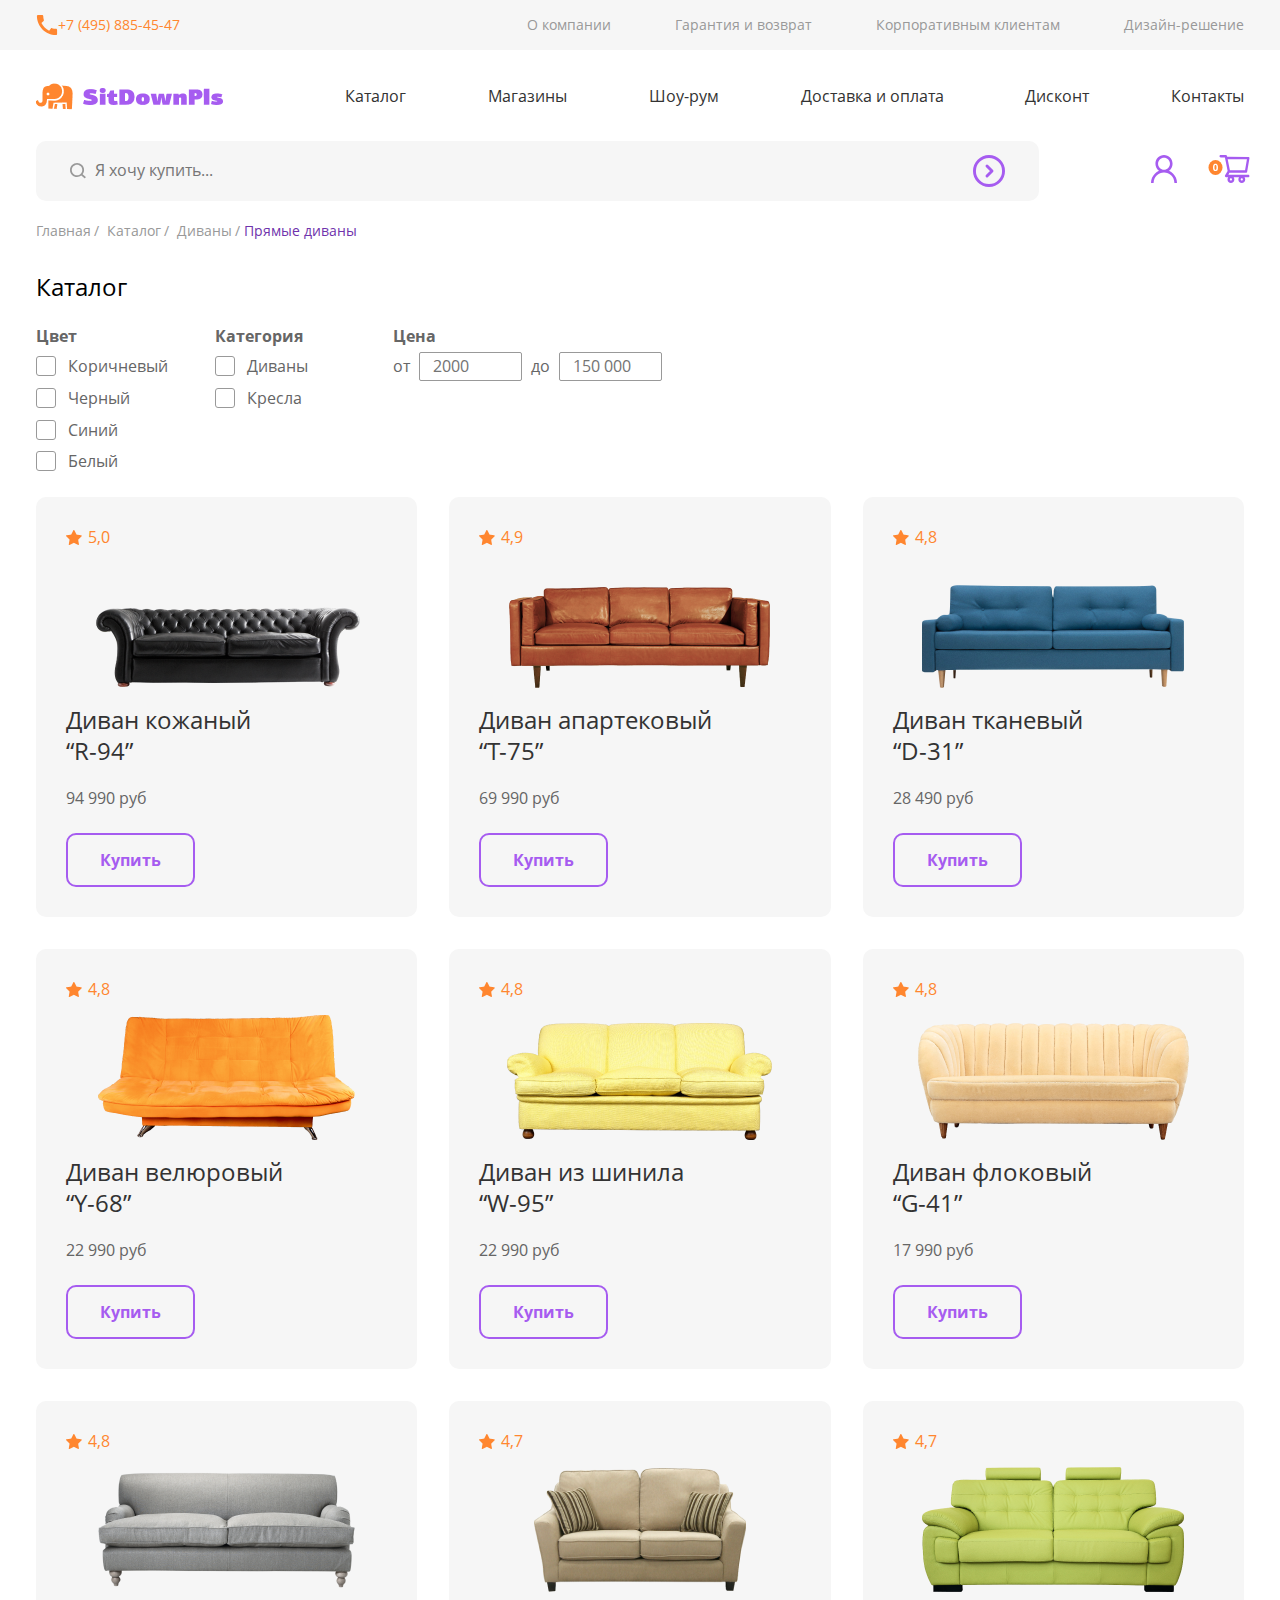
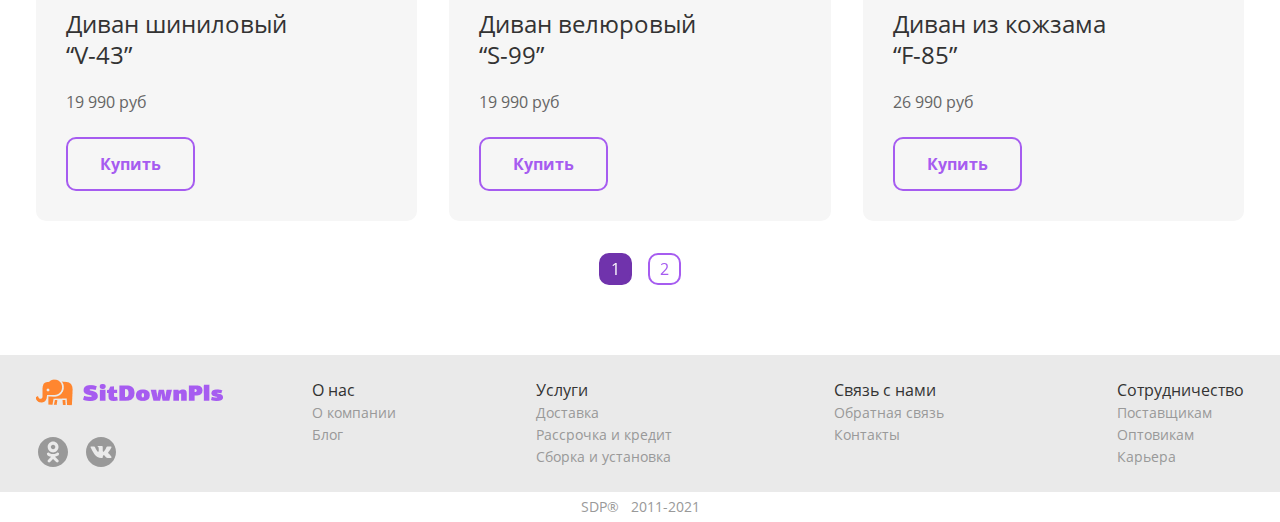
<file: pages/catalog.html>
<!DOCTYPE html>
<html lang="ru">

<head>
    <meta charset="UTF-8">
    <meta name="viewport" content="width=device-width, initial-scale=1.0">
    <title>Салон мебели SitDownPls</title>
    <link rel="icon" type="image/x-icon" href="../images/favicon.png">
    <link rel="stylesheet" href="https://cdn.jsdelivr.net/npm/swiper@11/swiper-bundle.min.css" />
    <link rel="stylesheet" href="../main.css">
</head>

<body>
    <!DOCTYPE html>
    <html lang="ru">
    
    <head>
        <meta charset="UTF-8">
        <meta name="viewport" content="width=device-width, initial-scale=1.0">
        <title>Document</title>
    </head>
    
    <body>
        <header class="header">
            <div class="header__top-320">
                <div class="container">
                    <a href="../index.html" class="header__logo-link320">
                    <img class="logo header__logo header__logo-320" src="../images/logo.png"
                        alt="Логотип компании. Оранжевый слон">
                    </a>
                </div>
            </div>
            <div class="header__top">
                <div class="container header__container header__container-top">
                    <div class="header__contacts">
                        <!-- <div class="header__region">
                        <span class="header__region-text">Ваш регион:</span>
                        <select class="js-choice header__country">
                            <option value="1">Москва</option>
                            <option value="2">Казань</option>
                            <option value="3">Уфа</option>
                            <option value="4">Пермь</option>
                        </select>
                    </div>-->
                        <a class="header__tel" href="#">
                            <svg class="icon header__tel-icon" xmlns="http://www.w3.org/2000/svg" width="18" height="18"
                                viewBox="0 0 18 18" fill="none">
                                <path
                                    d="M16.3425 12.0983C15.215 12.0983 14.1242 11.915 13.1067 11.585C12.7858 11.475 12.4283 11.5575 12.1808 11.805L10.7417 13.6108C8.1475 12.3733 5.71833 10.0358 4.42583 7.35L6.21333 5.82833C6.46083 5.57167 6.53417 5.21417 6.43333 4.89333C6.09417 3.87583 5.92 2.785 5.92 1.6575C5.92 1.1625 5.5075 0.75 5.0125 0.75H1.84083C1.34583 0.75 0.75 0.97 0.75 1.6575C0.75 10.1733 7.83583 17.25 16.3425 17.25C16.9933 17.25 17.25 16.6725 17.25 16.1683V13.0058C17.25 12.5108 16.8375 12.0983 16.3425 12.0983Z"
                                    fill="#FF862F" />
                            </svg>
                            +7 (495) 885-45-47
                        </a>
                    </div>
                    <nav class="header__nav-top">
                        <ul class="header__list header__list-top">
                            <li class="header__item-top">
                                <a class="grey-link" href="#">О&nbsp;компании</a>
                            </li>
                            <li class="header__item-top">
                                <a class="grey-link" href="#">Гарантия и&nbsp;возврат</a>
                            </li>
                            <li class="header__item-top">
                                <a class="grey-link" href="#">Корпоративным клиентам</a>
                            </li>
                            <li class="header__item-top">
                                <a class="grey-link" href="#">Дизайн-решение</a>
                            </li>
                        </ul>
                    </nav>
                </div>
            </div>
            <div class="header__top2">
                <div class="container header__container header__container-top2">
                    <nav class="header__nav-top2">
                        <ul class="header__list header__list-top">
                            <li class="header__item-top">
                                <a class="grey-link" href="#">О&nbsp;компании</a>
                            </li>
                            <li class="header__item-top">
                                <a class="grey-link" href="#">Гарантия и&nbsp;возврат</a>
                            </li>
                            <li class="header__item-top">
                                <a class="grey-link" href="#">Корпоративным клиентам</a>
                            </li>
                            <li class="header__item-top">
                                <a class="grey-link" href="#">Дизайн-решение</a>
                            </li>
                        </ul>
                    </nav>
                    <div class="header__icons2">
                        <a href="#"><svg class="header__icons-svg header__icons-user" xmlns="http://www.w3.org/2000/svg"
                                width="26" height="28" viewBox="0 0 26 28" fill="none">
                                <path
                                    d="M24.98 22.8503C24.3278 21.2785 23.3813 19.8508 22.1933 18.6467C21.0089 17.4392 19.6059 16.4764 18.0617 15.8116C18.0478 15.8045 18.034 15.801 18.0202 15.794C20.1742 14.2111 21.5744 11.6327 21.5744 8.72362C21.5744 3.90452 17.7367 0 13 0C8.26333 0 4.42559 3.90452 4.42559 8.72362C4.42559 11.6327 5.82585 14.2111 7.97982 15.7975C7.96599 15.8045 7.95216 15.808 7.93833 15.8151C6.38941 16.4799 4.99952 17.4332 3.80671 18.6503C2.61981 19.8553 1.67349 21.2827 1.02003 22.8538C0.37806 24.3918 0.0318323 26.0409 8.64563e-05 27.7116C-0.000836348 27.7491 0.00563604 27.7864 0.0191224 27.8214C0.0326088 27.8564 0.0528363 27.8882 0.0786128 27.9151C0.104389 27.942 0.135194 27.9633 0.16921 27.9779C0.203227 27.9925 0.239768 28 0.27668 28H2.35113C2.50326 28 2.62427 27.8769 2.62773 27.7256C2.69688 25.01 3.76868 22.4668 5.66335 20.5392C7.62371 18.5447 10.2271 17.4472 13 17.4472C15.7729 17.4472 18.3763 18.5447 20.3367 20.5392C22.2313 22.4668 23.3031 25.01 23.3723 27.7256C23.3757 27.8804 23.4967 28 23.6489 28H25.7233C25.7602 28 25.7968 27.9925 25.8308 27.9779C25.8648 27.9633 25.8956 27.942 25.9214 27.9151C25.9472 27.8882 25.9674 27.8564 25.9809 27.8214C25.9944 27.7864 26.0008 27.7491 25.9999 27.7116C25.9653 26.0301 25.6231 24.3945 24.98 22.8503ZM13 14.7739C11.413 14.7739 9.91943 14.1442 8.79577 13.001C7.67211 11.8578 7.05323 10.3382 7.05323 8.72362C7.05323 7.10905 7.67211 5.58945 8.79577 4.44623C9.91943 3.30301 11.413 2.67337 13 2.67337C14.587 2.67337 16.0806 3.30301 17.2042 4.44623C18.3279 5.58945 18.9468 7.10905 18.9468 8.72362C18.9468 10.3382 18.3279 11.8578 17.2042 13.001C16.0806 14.1442 14.587 14.7739 13 14.7739Z"
                                    fill="#A65CF0" />
                            </svg></a>
                        <a href="#"><svg class="header__icons-svg header__icons-basket" width="41" height="28"
                                viewBox="0 0 41 28" fill="none" xmlns="http://www.w3.org/2000/svg">
                                <g clip-path="url(#clip0_1_262)">
                                    <path
                                        d="M39.8162 19.8503H19.902L20.9019 17.7365L37.5154 17.7052C38.0772 17.7052 38.5588 17.2887 38.6591 16.7125L40.9599 3.34598C41.0201 2.99541 40.9298 2.63444 40.7091 2.36023C40.6 2.22528 40.4639 2.11658 40.3103 2.04166C40.1567 1.96674 39.9892 1.9274 39.8195 1.92637L18.6848 1.85348L18.5042 0.971861C18.3905 0.40957 17.9022 0 17.3471 0H12.1805C11.8674 0 11.5671 0.129087 11.3458 0.358864C11.1244 0.588641 11 0.900285 11 1.22524C11 1.55019 11.1244 1.86184 11.3458 2.09161C11.5671 2.32139 11.8674 2.45048 12.1805 2.45048H16.3907L17.1799 6.34486L19.1228 16.1086L16.6214 20.3466C16.4915 20.5286 16.4133 20.7446 16.3956 20.9704C16.3778 21.1961 16.4213 21.4225 16.5211 21.6239C16.7218 22.0369 17.1264 22.2973 17.5745 22.2973H19.6746C19.2269 22.9145 18.9851 23.6662 18.9857 24.4388C18.9857 26.4034 20.524 28 22.4168 28C24.3096 28 25.8478 26.4034 25.8478 24.4388C25.8478 23.6648 25.6004 22.9116 25.159 22.2973H30.5463C30.0986 22.9145 29.8568 23.6662 29.8574 24.4388C29.8574 26.4034 31.3957 28 33.2885 28C35.1812 28 36.7195 26.4034 36.7195 24.4388C36.7195 23.6648 36.4721 22.9116 36.0307 22.2973H39.8195C40.4683 22.2973 41 21.7489 41 21.072C40.9981 20.7474 40.8725 20.4368 40.6507 20.2079C40.4289 19.979 40.1289 19.8504 39.8162 19.8503ZM19.1763 4.26925L38.4317 4.33519L36.5456 15.2964L21.4202 15.3242L19.1763 4.26925ZM22.4168 25.5356C21.8349 25.5356 21.36 25.0428 21.36 24.4388C21.36 23.8349 21.8349 23.342 22.4168 23.342C22.9987 23.342 23.4735 23.8349 23.4735 24.4388C23.4735 24.7297 23.3622 25.0087 23.164 25.2144C22.9658 25.4201 22.6971 25.5356 22.4168 25.5356ZM33.2885 25.5356C32.7066 25.5356 32.2317 25.0428 32.2317 24.4388C32.2317 23.8349 32.7066 23.342 33.2885 23.342C33.8704 23.342 34.3452 23.8349 34.3452 24.4388C34.3452 24.7297 34.2339 25.0087 34.0357 25.2144C33.8375 25.4201 33.5687 25.5356 33.2885 25.5356Z"
                                        fill="#A65CF0" />
                                    <ellipse cx="7" cy="12.5" rx="7" ry="7.5" fill="#FF862F" />
                                    <path
                                        d="M9.49023 12.4307C9.49023 13.0068 9.44466 13.5212 9.35352 13.9736C9.26562 14.4261 9.1224 14.8102 8.92383 15.126C8.72852 15.4417 8.47135 15.6826 8.15234 15.8486C7.83333 16.0146 7.44596 16.0977 6.99023 16.0977C6.41732 16.0977 5.94694 15.9528 5.5791 15.6631C5.21126 15.3701 4.93945 14.9502 4.76367 14.4033C4.58789 13.8532 4.5 13.1956 4.5 12.4307C4.5 11.6592 4.57975 11 4.73926 10.4531C4.90202 9.90299 5.16569 9.48145 5.53027 9.18848C5.89486 8.89551 6.38151 8.74902 6.99023 8.74902C7.5599 8.74902 8.02865 8.89551 8.39648 9.18848C8.76758 9.47819 9.04264 9.89811 9.22168 10.4482C9.40072 10.9951 9.49023 11.6559 9.49023 12.4307ZM5.99902 12.4307C5.99902 12.9743 6.02832 13.4284 6.08691 13.793C6.14876 14.1543 6.2513 14.4261 6.39453 14.6084C6.53776 14.7907 6.73633 14.8818 6.99023 14.8818C7.24089 14.8818 7.43783 14.7923 7.58105 14.6133C7.72754 14.431 7.83171 14.1592 7.89355 13.7979C7.9554 13.4333 7.98633 12.9775 7.98633 12.4307C7.98633 11.887 7.9554 11.4329 7.89355 11.0684C7.83171 10.7038 7.72754 10.4303 7.58105 10.248C7.43783 10.0625 7.24089 9.96973 6.99023 9.96973C6.73633 9.96973 6.53776 10.0625 6.39453 10.248C6.2513 10.4303 6.14876 10.7038 6.08691 11.0684C6.02832 11.4329 5.99902 11.887 5.99902 12.4307Z"
                                        fill="white" />
                                </g>
                                <defs>
                                    <clippath id="clip0_1_262">
                                        <rect width="41" height="28" fill="white" />
                                    </clippath>
                                </defs>
                            </svg></a>
                    </div>
                </div>
            </div>
            <div class="header__top3">
                <div class="container header__container header__container-top3">
                    <a href="../index.html" class="header__logo-link">
                        <img class="logo header__logo header__logo3" src="../images/logo.png"
                            alt="Логотип компании. Оранжевый слон">
                    </a>
                    <a class="header__tel header__tel-320" href="#">
                        <svg class="icon header__tel-icon" xmlns="http://www.w3.org/2000/svg" width="18" height="18"
                            viewBox="0 0 18 18" fill="none">
                            <path
                                d="M16.3425 12.0983C15.215 12.0983 14.1242 11.915 13.1067 11.585C12.7858 11.475 12.4283 11.5575 12.1808 11.805L10.7417 13.6108C8.1475 12.3733 5.71833 10.0358 4.42583 7.35L6.21333 5.82833C6.46083 5.57167 6.53417 5.21417 6.43333 4.89333C6.09417 3.87583 5.92 2.785 5.92 1.6575C5.92 1.1625 5.5075 0.75 5.0125 0.75H1.84083C1.34583 0.75 0.75 0.97 0.75 1.6575C0.75 10.1733 7.83583 17.25 16.3425 17.25C16.9933 17.25 17.25 16.6725 17.25 16.1683V13.0058C17.25 12.5108 16.8375 12.0983 16.3425 12.0983Z"
                                fill="#FF862F" />
                        </svg>
                        +7 (495) 885-45-47
                    </a>
    
                    <div class="header__icons3">
                        <a href="#"><svg class="header__icons-svg header__icons-user" xmlns="http://www.w3.org/2000/svg"
                                width="26" height="28" viewBox="0 0 26 28" fill="none">
                                <path
                                    d="M24.98 22.8503C24.3278 21.2785 23.3813 19.8508 22.1933 18.6467C21.0089 17.4392 19.6059 16.4764 18.0617 15.8116C18.0478 15.8045 18.034 15.801 18.0202 15.794C20.1742 14.2111 21.5744 11.6327 21.5744 8.72362C21.5744 3.90452 17.7367 0 13 0C8.26333 0 4.42559 3.90452 4.42559 8.72362C4.42559 11.6327 5.82585 14.2111 7.97982 15.7975C7.96599 15.8045 7.95216 15.808 7.93833 15.8151C6.38941 16.4799 4.99952 17.4332 3.80671 18.6503C2.61981 19.8553 1.67349 21.2827 1.02003 22.8538C0.37806 24.3918 0.0318323 26.0409 8.64563e-05 27.7116C-0.000836348 27.7491 0.00563604 27.7864 0.0191224 27.8214C0.0326088 27.8564 0.0528363 27.8882 0.0786128 27.9151C0.104389 27.942 0.135194 27.9633 0.16921 27.9779C0.203227 27.9925 0.239768 28 0.27668 28H2.35113C2.50326 28 2.62427 27.8769 2.62773 27.7256C2.69688 25.01 3.76868 22.4668 5.66335 20.5392C7.62371 18.5447 10.2271 17.4472 13 17.4472C15.7729 17.4472 18.3763 18.5447 20.3367 20.5392C22.2313 22.4668 23.3031 25.01 23.3723 27.7256C23.3757 27.8804 23.4967 28 23.6489 28H25.7233C25.7602 28 25.7968 27.9925 25.8308 27.9779C25.8648 27.9633 25.8956 27.942 25.9214 27.9151C25.9472 27.8882 25.9674 27.8564 25.9809 27.8214C25.9944 27.7864 26.0008 27.7491 25.9999 27.7116C25.9653 26.0301 25.6231 24.3945 24.98 22.8503ZM13 14.7739C11.413 14.7739 9.91943 14.1442 8.79577 13.001C7.67211 11.8578 7.05323 10.3382 7.05323 8.72362C7.05323 7.10905 7.67211 5.58945 8.79577 4.44623C9.91943 3.30301 11.413 2.67337 13 2.67337C14.587 2.67337 16.0806 3.30301 17.2042 4.44623C18.3279 5.58945 18.9468 7.10905 18.9468 8.72362C18.9468 10.3382 18.3279 11.8578 17.2042 13.001C16.0806 14.1442 14.587 14.7739 13 14.7739Z"
                                    fill="#A65CF0" />
                            </svg></a>
                        <a href="#"><svg class="header__icons-svg header__icons-basket" width="41" height="28"
                                viewBox="0 0 41 28" fill="none" xmlns="http://www.w3.org/2000/svg">
                                <g clip-path="url(#clip0_1_262)">
                                    <path
                                        d="M39.8162 19.8503H19.902L20.9019 17.7365L37.5154 17.7052C38.0772 17.7052 38.5588 17.2887 38.6591 16.7125L40.9599 3.34598C41.0201 2.99541 40.9298 2.63444 40.7091 2.36023C40.6 2.22528 40.4639 2.11658 40.3103 2.04166C40.1567 1.96674 39.9892 1.9274 39.8195 1.92637L18.6848 1.85348L18.5042 0.971861C18.3905 0.40957 17.9022 0 17.3471 0H12.1805C11.8674 0 11.5671 0.129087 11.3458 0.358864C11.1244 0.588641 11 0.900285 11 1.22524C11 1.55019 11.1244 1.86184 11.3458 2.09161C11.5671 2.32139 11.8674 2.45048 12.1805 2.45048H16.3907L17.1799 6.34486L19.1228 16.1086L16.6214 20.3466C16.4915 20.5286 16.4133 20.7446 16.3956 20.9704C16.3778 21.1961 16.4213 21.4225 16.5211 21.6239C16.7218 22.0369 17.1264 22.2973 17.5745 22.2973H19.6746C19.2269 22.9145 18.9851 23.6662 18.9857 24.4388C18.9857 26.4034 20.524 28 22.4168 28C24.3096 28 25.8478 26.4034 25.8478 24.4388C25.8478 23.6648 25.6004 22.9116 25.159 22.2973H30.5463C30.0986 22.9145 29.8568 23.6662 29.8574 24.4388C29.8574 26.4034 31.3957 28 33.2885 28C35.1812 28 36.7195 26.4034 36.7195 24.4388C36.7195 23.6648 36.4721 22.9116 36.0307 22.2973H39.8195C40.4683 22.2973 41 21.7489 41 21.072C40.9981 20.7474 40.8725 20.4368 40.6507 20.2079C40.4289 19.979 40.1289 19.8504 39.8162 19.8503ZM19.1763 4.26925L38.4317 4.33519L36.5456 15.2964L21.4202 15.3242L19.1763 4.26925ZM22.4168 25.5356C21.8349 25.5356 21.36 25.0428 21.36 24.4388C21.36 23.8349 21.8349 23.342 22.4168 23.342C22.9987 23.342 23.4735 23.8349 23.4735 24.4388C23.4735 24.7297 23.3622 25.0087 23.164 25.2144C22.9658 25.4201 22.6971 25.5356 22.4168 25.5356ZM33.2885 25.5356C32.7066 25.5356 32.2317 25.0428 32.2317 24.4388C32.2317 23.8349 32.7066 23.342 33.2885 23.342C33.8704 23.342 34.3452 23.8349 34.3452 24.4388C34.3452 24.7297 34.2339 25.0087 34.0357 25.2144C33.8375 25.4201 33.5687 25.5356 33.2885 25.5356Z"
                                        fill="#A65CF0" />
                                    <ellipse cx="7" cy="12.5" rx="7" ry="7.5" fill="#FF862F" />
                                    <path
                                        d="M9.49023 12.4307C9.49023 13.0068 9.44466 13.5212 9.35352 13.9736C9.26562 14.4261 9.1224 14.8102 8.92383 15.126C8.72852 15.4417 8.47135 15.6826 8.15234 15.8486C7.83333 16.0146 7.44596 16.0977 6.99023 16.0977C6.41732 16.0977 5.94694 15.9528 5.5791 15.6631C5.21126 15.3701 4.93945 14.9502 4.76367 14.4033C4.58789 13.8532 4.5 13.1956 4.5 12.4307C4.5 11.6592 4.57975 11 4.73926 10.4531C4.90202 9.90299 5.16569 9.48145 5.53027 9.18848C5.89486 8.89551 6.38151 8.74902 6.99023 8.74902C7.5599 8.74902 8.02865 8.89551 8.39648 9.18848C8.76758 9.47819 9.04264 9.89811 9.22168 10.4482C9.40072 10.9951 9.49023 11.6559 9.49023 12.4307ZM5.99902 12.4307C5.99902 12.9743 6.02832 13.4284 6.08691 13.793C6.14876 14.1543 6.2513 14.4261 6.39453 14.6084C6.53776 14.7907 6.73633 14.8818 6.99023 14.8818C7.24089 14.8818 7.43783 14.7923 7.58105 14.6133C7.72754 14.431 7.83171 14.1592 7.89355 13.7979C7.9554 13.4333 7.98633 12.9775 7.98633 12.4307C7.98633 11.887 7.9554 11.4329 7.89355 11.0684C7.83171 10.7038 7.72754 10.4303 7.58105 10.248C7.43783 10.0625 7.24089 9.96973 6.99023 9.96973C6.73633 9.96973 6.53776 10.0625 6.39453 10.248C6.2513 10.4303 6.14876 10.7038 6.08691 11.0684C6.02832 11.4329 5.99902 11.887 5.99902 12.4307Z"
                                        fill="white" />
                                </g>
                                <defs>
                                    <clippath>
                                        <rect width="41" height="28" fill="white" />
                                    </clippath>
                                </defs>
                            </svg></a>
                    </div>
                </div>
            </div>
            <div class="container header__container header__container-center">
                <a href="../index.html" class="header__logo-link">
                    <img class="logo header__logo" src="../images/logo.png" alt="Логотип компании. Оранжевый слон">
                </a>
                <nav class="header__nav-center">
                    <ul class="header__list header__list-center">
                        <li class="header__item-center">
                            <a href="../pages/catalog.html" class="header__link">Каталог</a>
                        </li>
                        <li class="header__item-center">
                            <a href="#">Магазины</a>
                        </li>
                        <li class="header__item-center">
                            <a href="#">Шоу-рум</a>
                        </li>
                        <li class="header__item-center">
                            <a href="#">Доставка и оплата</a>
                        </li>
                        <li class="header__item-center">
                            <a href="#">Дисконт</a>
                        </li>
                        <li class="header__item-center">
                            <a href="#">Контакты</a>
                        </li>
                    </ul>
                </nav>
            </div>
            <div class="container header__container header__container-bottom header__container-pages">
                <div class="header__form">
                    <form action="#" class="header__search" tabindex="0">
                        <div class="header__search-left">
                            <input class="header__search-input" placeholder="Я хочу купить...">
                            <svg xmlns="http://www.w3.org/2000/svg" width="20" height="20" viewBox="0 0 20 20" fill="none">
                                <path
                                    d="M17.8187 16.0625L14.607 13.3156C15.5516 12.0945 16.0625 10.6016 16.0625 9.03125C16.0625 7.15156 15.3289 5.38906 14.0023 4.06016C12.6758 2.73125 10.9086 2 9.03125 2C7.15391 2 5.38672 2.73359 4.06016 4.06016C2.73125 5.38672 2 7.15156 2 9.03125C2 10.9086 2.73359 12.6758 4.06016 14.0023C5.38672 15.3312 7.15156 16.0625 9.03125 16.0625C10.6016 16.0625 12.0922 15.5516 13.3133 14.6094L16.5249 17.3539C16.5428 17.3718 16.564 17.3859 16.5873 17.3956C16.6106 17.4053 16.6356 17.4102 16.6609 17.4102C16.6861 17.4102 16.7111 17.4053 16.7344 17.3956C16.7578 17.3859 16.7789 17.3718 16.7968 17.3539L17.8187 16.3344C17.8365 16.3165 17.8507 16.2953 17.8604 16.272C17.87 16.2487 17.875 16.2237 17.875 16.1984C17.875 16.1732 17.87 16.1482 17.8604 16.1249C17.8507 16.1015 17.8365 16.0803 17.8187 16.0625ZM12.7438 12.7438C11.75 13.7352 10.4328 14.2812 9.03125 14.2812C7.62969 14.2812 6.3125 13.7352 5.31875 12.7438C4.32734 11.75 3.78125 10.4328 3.78125 9.03125C3.78125 7.62969 4.32734 6.31016 5.31875 5.31875C6.3125 4.32734 7.62969 3.78125 9.03125 3.78125C10.4328 3.78125 11.7523 4.325 12.7438 5.31875C13.7352 6.3125 14.2812 7.62969 14.2812 9.03125C14.2812 10.4328 13.7352 11.7523 12.7438 12.7438Z"
                                    fill="#999999" />
                            </svg>
                        </div>
                        <button class="btn header__search-btn">
                            <svg class="icon header__search-arrow">
                                <use xlink:href="#arrow"></use>
                            </svg>
                        </button>
                    </form>
                    <!--<select class="js-choice header__category">
                        <option value="0">Категория</option>
                        <option value="1">Диваны</option>
                        <option value="2">Кресла</option>
                        <option value="3">Пуфы</option>
                        <option value="4">Кровати</option>
                        <option value="5">Тумбы</option>
                        <option value="6">Комоды</option>
                        <option value="7">Стулья</option>
                        <option value="8">Столы</option>
                        <option value="9">Аксессуары</option>
                    </select>-->
                </div>
                <div class="header__icons">
                    <a href="#"><svg class="header__icons-svg header__icons-user" xmlns="http://www.w3.org/2000/svg"
                            width="26" height="28" viewBox="0 0 26 28" fill="none">
                            <path
                                d="M24.98 22.8503C24.3278 21.2785 23.3813 19.8508 22.1933 18.6467C21.0089 17.4392 19.6059 16.4764 18.0617 15.8116C18.0478 15.8045 18.034 15.801 18.0202 15.794C20.1742 14.2111 21.5744 11.6327 21.5744 8.72362C21.5744 3.90452 17.7367 0 13 0C8.26333 0 4.42559 3.90452 4.42559 8.72362C4.42559 11.6327 5.82585 14.2111 7.97982 15.7975C7.96599 15.8045 7.95216 15.808 7.93833 15.8151C6.38941 16.4799 4.99952 17.4332 3.80671 18.6503C2.61981 19.8553 1.67349 21.2827 1.02003 22.8538C0.37806 24.3918 0.0318323 26.0409 8.64563e-05 27.7116C-0.000836348 27.7491 0.00563604 27.7864 0.0191224 27.8214C0.0326088 27.8564 0.0528363 27.8882 0.0786128 27.9151C0.104389 27.942 0.135194 27.9633 0.16921 27.9779C0.203227 27.9925 0.239768 28 0.27668 28H2.35113C2.50326 28 2.62427 27.8769 2.62773 27.7256C2.69688 25.01 3.76868 22.4668 5.66335 20.5392C7.62371 18.5447 10.2271 17.4472 13 17.4472C15.7729 17.4472 18.3763 18.5447 20.3367 20.5392C22.2313 22.4668 23.3031 25.01 23.3723 27.7256C23.3757 27.8804 23.4967 28 23.6489 28H25.7233C25.7602 28 25.7968 27.9925 25.8308 27.9779C25.8648 27.9633 25.8956 27.942 25.9214 27.9151C25.9472 27.8882 25.9674 27.8564 25.9809 27.8214C25.9944 27.7864 26.0008 27.7491 25.9999 27.7116C25.9653 26.0301 25.6231 24.3945 24.98 22.8503ZM13 14.7739C11.413 14.7739 9.91943 14.1442 8.79577 13.001C7.67211 11.8578 7.05323 10.3382 7.05323 8.72362C7.05323 7.10905 7.67211 5.58945 8.79577 4.44623C9.91943 3.30301 11.413 2.67337 13 2.67337C14.587 2.67337 16.0806 3.30301 17.2042 4.44623C18.3279 5.58945 18.9468 7.10905 18.9468 8.72362C18.9468 10.3382 18.3279 11.8578 17.2042 13.001C16.0806 14.1442 14.587 14.7739 13 14.7739Z"
                                fill="#A65CF0" />
                        </svg></a>
                    <a href="#"><svg class="header__icons-svg header__icons-basket" width="41" height="28"
                            viewBox="0 0 41 28" fill="none" xmlns="http://www.w3.org/2000/svg">
                            <g clip-path="url(#clip0_1_262)">
                                <path
                                    d="M39.8162 19.8503H19.902L20.9019 17.7365L37.5154 17.7052C38.0772 17.7052 38.5588 17.2887 38.6591 16.7125L40.9599 3.34598C41.0201 2.99541 40.9298 2.63444 40.7091 2.36023C40.6 2.22528 40.4639 2.11658 40.3103 2.04166C40.1567 1.96674 39.9892 1.9274 39.8195 1.92637L18.6848 1.85348L18.5042 0.971861C18.3905 0.40957 17.9022 0 17.3471 0H12.1805C11.8674 0 11.5671 0.129087 11.3458 0.358864C11.1244 0.588641 11 0.900285 11 1.22524C11 1.55019 11.1244 1.86184 11.3458 2.09161C11.5671 2.32139 11.8674 2.45048 12.1805 2.45048H16.3907L17.1799 6.34486L19.1228 16.1086L16.6214 20.3466C16.4915 20.5286 16.4133 20.7446 16.3956 20.9704C16.3778 21.1961 16.4213 21.4225 16.5211 21.6239C16.7218 22.0369 17.1264 22.2973 17.5745 22.2973H19.6746C19.2269 22.9145 18.9851 23.6662 18.9857 24.4388C18.9857 26.4034 20.524 28 22.4168 28C24.3096 28 25.8478 26.4034 25.8478 24.4388C25.8478 23.6648 25.6004 22.9116 25.159 22.2973H30.5463C30.0986 22.9145 29.8568 23.6662 29.8574 24.4388C29.8574 26.4034 31.3957 28 33.2885 28C35.1812 28 36.7195 26.4034 36.7195 24.4388C36.7195 23.6648 36.4721 22.9116 36.0307 22.2973H39.8195C40.4683 22.2973 41 21.7489 41 21.072C40.9981 20.7474 40.8725 20.4368 40.6507 20.2079C40.4289 19.979 40.1289 19.8504 39.8162 19.8503ZM19.1763 4.26925L38.4317 4.33519L36.5456 15.2964L21.4202 15.3242L19.1763 4.26925ZM22.4168 25.5356C21.8349 25.5356 21.36 25.0428 21.36 24.4388C21.36 23.8349 21.8349 23.342 22.4168 23.342C22.9987 23.342 23.4735 23.8349 23.4735 24.4388C23.4735 24.7297 23.3622 25.0087 23.164 25.2144C22.9658 25.4201 22.6971 25.5356 22.4168 25.5356ZM33.2885 25.5356C32.7066 25.5356 32.2317 25.0428 32.2317 24.4388C32.2317 23.8349 32.7066 23.342 33.2885 23.342C33.8704 23.342 34.3452 23.8349 34.3452 24.4388C34.3452 24.7297 34.2339 25.0087 34.0357 25.2144C33.8375 25.4201 33.5687 25.5356 33.2885 25.5356Z"
                                    fill="#A65CF0" />
                                <ellipse cx="7" cy="12.5" rx="7" ry="7.5" fill="#FF862F" />
                                <path
                                    d="M9.49023 12.4307C9.49023 13.0068 9.44466 13.5212 9.35352 13.9736C9.26562 14.4261 9.1224 14.8102 8.92383 15.126C8.72852 15.4417 8.47135 15.6826 8.15234 15.8486C7.83333 16.0146 7.44596 16.0977 6.99023 16.0977C6.41732 16.0977 5.94694 15.9528 5.5791 15.6631C5.21126 15.3701 4.93945 14.9502 4.76367 14.4033C4.58789 13.8532 4.5 13.1956 4.5 12.4307C4.5 11.6592 4.57975 11 4.73926 10.4531C4.90202 9.90299 5.16569 9.48145 5.53027 9.18848C5.89486 8.89551 6.38151 8.74902 6.99023 8.74902C7.5599 8.74902 8.02865 8.89551 8.39648 9.18848C8.76758 9.47819 9.04264 9.89811 9.22168 10.4482C9.40072 10.9951 9.49023 11.6559 9.49023 12.4307ZM5.99902 12.4307C5.99902 12.9743 6.02832 13.4284 6.08691 13.793C6.14876 14.1543 6.2513 14.4261 6.39453 14.6084C6.53776 14.7907 6.73633 14.8818 6.99023 14.8818C7.24089 14.8818 7.43783 14.7923 7.58105 14.6133C7.72754 14.431 7.83171 14.1592 7.89355 13.7979C7.9554 13.4333 7.98633 12.9775 7.98633 12.4307C7.98633 11.887 7.9554 11.4329 7.89355 11.0684C7.83171 10.7038 7.72754 10.4303 7.58105 10.248C7.43783 10.0625 7.24089 9.96973 6.99023 9.96973C6.73633 9.96973 6.53776 10.0625 6.39453 10.248C6.2513 10.4303 6.14876 10.7038 6.08691 11.0684C6.02832 11.4329 5.99902 11.887 5.99902 12.4307Z"
                                    fill="white" />
                            </g>
                            <defs>
                                <clippath>
                                    <rect width="41" height="28" fill="white" />
                                </clippath>
                            </defs>
                        </svg></a>
                </div>
            </div>
        </header>
    </body>
    
    </html>
    <!DOCTYPE html>
    <html lang="en">
    <head>
        <meta charset="UTF-8">
        <meta name="viewport" content="width=device-width, initial-scale=1.0">
        <title>Document</title>
    </head>
    <body>
        <?xml version="1.0" encoding="utf-8"?><svg style="display: none;" viewBox="0 0 92 34"
            xmlns="http://www.w3.org/2000/svg" xmlns:xlink="http://www.w3.org/1999/xlink">
            <style>
                :root>svg {
                    display: none
                }
    
                :root>svg:target {
                    display: block
                }
            </style><svg fill="none" viewBox="0 0 22 22" id="arrow" xmlns="http://www.w3.org/2000/svg">
                <g clip-path="url(#aa)" stroke="#A65CF0" stroke-width="2">
                    <path d="M9.625 7.563 13.063 11l-3.438 3.438" stroke-linecap="round" stroke-linejoin="round" />
                    <circle cx="11" cy="11" r="10" />
                </g>
                <defs>
                    <clippath id="aa">
                        <path fill="#fff" d="M0 0h22v22H0z" />
                    </clippath>
                </defs>
            </svg><svg fill="none" viewBox="0 0 30 28" id="basket" xmlns="http://www.w3.org/2000/svg">
                <path
                    d="M28.816 19.85H8.902l1-2.114 16.613-.03c.562 0 1.044-.417 1.144-.994l2.3-13.366a1.24 1.24 0 0 0-.25-.986 1.177 1.177 0 0 0-.399-.318 1.135 1.135 0 0 0-.49-.116L7.684 1.853l-.18-.881C7.39.41 6.901 0 6.346 0H1.18C.867 0 .567.13.346.359A1.25 1.25 0 0 0 0 1.225c0 .325.124.637.346.867.221.23.521.358.834.358h4.21l.79 3.895 1.943 9.764-2.502 4.238a1.253 1.253 0 0 0-.1 1.277c.2.413.605.673 1.054.673h2.1a3.645 3.645 0 0 0-.69 2.142c0 1.964 1.539 3.561 3.432 3.561s3.43-1.597 3.43-3.561c0-.774-.247-1.527-.688-2.142h5.387a3.645 3.645 0 0 0-.689 2.142c0 1.964 1.539 3.561 3.431 3.561 1.893 0 3.431-1.597 3.431-3.561 0-.774-.247-1.527-.688-2.142h3.789c.648 0 1.18-.548 1.18-1.225a1.253 1.253 0 0 0-.35-.864 1.163 1.163 0 0 0-.834-.358ZM8.176 4.27l19.256.065-1.886 10.961-15.126.028L8.176 4.27Zm3.24 21.266c-.581 0-1.056-.493-1.056-1.097s.475-1.097 1.057-1.097 1.056.493 1.056 1.097c0 .29-.11.57-.309.775a1.037 1.037 0 0 1-.747.322Zm10.872 0c-.581 0-1.056-.493-1.056-1.097s.475-1.097 1.056-1.097c.582 0 1.057.493 1.057 1.097 0 .29-.111.57-.31.775a1.038 1.038 0 0 1-.747.322Z"
                    fill="#A65CF0" />
            </svg><svg fill="none" viewBox="0 0 92 34" id="discont" xmlns="http://www.w3.org/2000/svg">
                <path d="M0 0h82.108L92 16.227 82.108 34H0V0Z" fill="#FF862F" />
            </svg><svg fill="none" viewBox="0 0 31 30" id="ok" xmlns="http://www.w3.org/2000/svg">
                <path d="M13.353 9.99a2.24 2.24 0 1 0 4.478 0 2.24 2.24 0 0 0-4.478 0Z" fill="#999" />
                <path fill-rule="evenodd" clip-rule="evenodd"
                    d="M15.5 30c8.284 0 15-6.716 15-15 0-8.284-6.716-15-15-15C7.216 0 .5 6.716.5 15c0 8.284 6.716 15 15 15ZM10.175 9.99a5.417 5.417 0 1 1 10.834 0 5.417 5.417 0 0 1-10.834 0Zm10.866 8.204c-.069.055-1.368 1.082-3.537 1.524l3.274 3.244a1.473 1.473 0 1 1-2.082 2.085l-3.178-3.095-2.886 3.075c-.29.3-.675.45-1.06.45a1.473 1.473 0 0 1-1.06-2.495l3.107-3.247c-2.23-.431-3.583-1.485-3.653-1.541a1.473 1.473 0 0 1 1.843-2.298c.014.01 1.429 1.074 3.71 1.075 2.28-.001 3.666-1.064 3.68-1.075a1.473 1.473 0 0 1 1.842 2.298Z"
                    fill="#999" />
            </svg><svg fill="none" viewBox="0 0 20 20" id="search" xmlns="http://www.w3.org/2000/svg">
                <path
                    d="m17.819 16.063-3.212-2.747a6.968 6.968 0 0 0 1.456-4.285c0-1.88-.734-3.642-2.06-4.97A6.98 6.98 0 0 0 9.03 2a6.99 6.99 0 0 0-4.97 2.06A6.975 6.975 0 0 0 2 9.031c0 1.878.734 3.645 2.06 4.971a6.975 6.975 0 0 0 4.971 2.06c1.57 0 3.061-.51 4.282-1.453l3.212 2.745a.193.193 0 0 0 .272 0l1.022-1.02a.195.195 0 0 0 .056-.136.193.193 0 0 0-.056-.136Zm-5.075-3.32a5.222 5.222 0 0 1-3.713 1.538 5.222 5.222 0 0 1-3.712-1.537A5.222 5.222 0 0 1 3.78 9.03c0-1.401.546-2.72 1.538-3.712A5.222 5.222 0 0 1 9.03 3.78c1.402 0 2.721.544 3.713 1.538A5.222 5.222 0 0 1 14.28 9.03a5.218 5.218 0 0 1-1.537 3.713Z"
                    fill="#999" />
            </svg><svg fill="none" viewBox="0 0 22 22" id="tel" xmlns="http://www.w3.org/2000/svg">
                <path
                    d="M18.343 14.098a10.49 10.49 0 0 1-3.236-.513.896.896 0 0 0-.926.22l-1.44 1.806c-2.593-1.238-5.023-3.575-6.315-6.261l1.787-1.522a.935.935 0 0 0 .22-.935 10.223 10.223 0 0 1-.513-3.235.916.916 0 0 0-.907-.908H3.84c-.495 0-1.091.22-1.091.908 0 8.515 7.086 15.592 15.593 15.592.65 0 .907-.578.907-1.082v-3.162a.916.916 0 0 0-.907-.908Z"
                    fill="#FF862F" />
            </svg><svg fill="none" viewBox="0 0 26 28" id="user" xmlns="http://www.w3.org/2000/svg">
                <path
                    d="M24.98 22.85a13.17 13.17 0 0 0-2.787-4.203 12.977 12.977 0 0 0-4.131-2.835l-.042-.018a8.752 8.752 0 0 0 3.554-7.07C21.574 3.904 17.737 0 13 0S4.426 3.905 4.426 8.724c0 2.909 1.4 5.487 3.554 7.073-.014.008-.028.011-.042.018a12.864 12.864 0 0 0-4.131 2.835 13.227 13.227 0 0 0-2.787 4.204A13.269 13.269 0 0 0 0 27.712a.286.286 0 0 0 .079.203.276.276 0 0 0 .198.085H2.35a.278.278 0 0 0 .277-.274 10.576 10.576 0 0 1 3.035-7.187c1.96-1.994 4.564-3.092 7.337-3.092 2.773 0 5.376 1.098 7.337 3.092a10.576 10.576 0 0 1 3.035 7.187.276.276 0 0 0 .277.274h2.074a.273.273 0 0 0 .198-.085.282.282 0 0 0 .079-.203 13.302 13.302 0 0 0-1.02-4.862ZM13 14.774c-1.587 0-3.08-.63-4.204-1.773a6.064 6.064 0 0 1-1.743-4.277c0-1.615.62-3.135 1.743-4.278A5.857 5.857 0 0 1 13 2.673c1.587 0 3.08.63 4.204 1.773a6.064 6.064 0 0 1 1.743 4.278A6.064 6.064 0 0 1 17.204 13 5.857 5.857 0 0 1 13 14.774Z"
                    fill="#A65CF0" />
            </svg><svg fill="none" viewBox="0 0 31 30" id="vk" xmlns="http://www.w3.org/2000/svg">
                <path
                    d="M15.5 0C7.216 0 .5 6.716.5 15c0 8.284 6.716 15 15 15 8.284 0 15-6.716 15-15 0-8.284-6.716-15-15-15Zm7.609 16.622c.699.683 1.439 1.326 2.066 2.08.278.333.54.677.74 1.065.285.553.027 1.159-.467 1.192l-3.073-.001c-.794.066-1.426-.255-1.958-.797-.425-.433-.82-.894-1.229-1.342a2.871 2.871 0 0 0-.553-.492c-.42-.272-.783-.189-1.023.249-.245.445-.3.939-.324 1.434-.033.725-.252.914-.979.948-1.554.073-3.028-.163-4.398-.946-1.208-.69-2.144-1.666-2.959-2.77-1.587-2.152-2.803-4.514-3.895-6.944-.246-.547-.066-.84.538-.85a85.522 85.522 0 0 1 3.009-.002c.408.007.678.24.835.625.542 1.334 1.206 2.603 2.039 3.78.222.313.448.625.77.846.357.245.628.164.796-.233.107-.253.154-.523.177-.794.08-.927.09-1.854-.049-2.777-.086-.578-.41-.951-.987-1.06-.293-.056-.25-.165-.108-.332.248-.29.48-.47.944-.47h3.472c.547.107.67.353.744.904l.003 3.859c-.006.213.107.845.49.985.307.101.51-.145.693-.34.833-.883 1.426-1.926 1.957-3.005.235-.476.437-.969.634-1.462.146-.365.373-.545.785-.539l3.343.004c.099 0 .199.001.296.018.564.097.718.339.544.889-.275.863-.808 1.583-1.329 2.304-.558.772-1.154 1.517-1.707 2.293-.508.709-.468 1.066.163 1.681Z"
                    fill="#999" />
            </svg>
        </svg>
    </body>
    </html>
    
    <main>
        <section class="container catalog">
            <ul class="breadcrumb">
                <li>
                    <a href="../index.html">Главная</a>
                </li>
                <li>
                    <a href="../pages/catalog.html">Каталог</a>
                </li>
                <li>
                    <a href="#">Диваны</a>
                </li>
                <li class="breadcrumb__active">Прямые диваны</li>
            </ul>
            <div class="grid catalog__grid">
                <h2 class="text catalog__title catalog__title-media">Каталог</h2>
                <div class="grid__item catalog__grid-filter">
                    <div class="catalog__filter">
                        <div class="catalog__check">
                            <h3 class="text catalog__check-title">Фильтровать по:</h3>
                            <div class="catalog__checkbox catalog__checkbox-color">
                                <span class="catalog__checkbox-subtitle">Цвет</span>
                                <label class="catalog__checkbox-label">
                                    <input class="catalog__checkbox-input" type="checkbox">
                                    <span class="catalog__checkbox-option"></span>
                                    <span class="catalog__checkbox-name">Коричневый</span>
                                </label>
                                <label class="catalog__checkbox-label">
                                    <input class="catalog__checkbox-input" type="checkbox">
                                    <span class="catalog__checkbox-option"></span>
                                    <span class="catalog__checkbox-name">Черный</span>
                                </label>
                                <label class="catalog__checkbox-label">
                                    <input class="catalog__checkbox-input" type="checkbox">
                                    <span class="catalog__checkbox-option"></span>
                                    <span class="catalog__checkbox-name">Синий</span>
                                </label>
                                <label class="catalog__checkbox-label">
                                    <input class="catalog__checkbox-input" type="checkbox">
                                    <span class="catalog__checkbox-option"></span>
                                    <span class="catalog__checkbox-name">Белый</span>
                                </label>
                            </div>
                            <div class="catalog__checkbox catalog__checkbox-category">
                                <span class="catalog__checkbox-subtitle">Категория</span>
                                <label class="catalog__checkbox-label">
                                    <input class="catalog__checkbox-input" type="checkbox">
                                    <span class="catalog__checkbox-option"></span>
                                    <span class="catalog__checkbox-name">Диваны</span>
                                </label>
                                <label class="catalog__checkbox-label">
                                    <input class="catalog__checkbox-input" type="checkbox">
                                    <span class="catalog__checkbox-option"></span>
                                    <span class="catalog__checkbox-name">Кресла</span>
                                </label>
                            </div>
                            <div class="catalog__checkbox catalog__price">
                                <span class="catalog__checkbox-subtitle catalog__price-subtitle">Цена</span>
                                <div class="catalog__price-choice">
                                    <label class="catalog__price-label">
                                        <span class="catalog__price-limit">от</span>
                                        <input class="catalog__price-filter" min="2000" max="150000" maxlength="6"
                                            type="number" placeholder="2000">
                                    </label>
                                    <label class="catalog__price-label">
                                        <span class="catalog__price-limit">до</span>
                                        <input class="catalog__price-filter" min="2000" max="150000" maxlength="6"
                                            type="number" placeholder="150 000">
                                    </label>
                                </div>
                            </div>
                        </div>

                    </div>
                    <div class="catalog__banner">
                        <div class="catalog__banner-img"></div>
                        <div class="catalog__banner-block top">
                            <h2 class="text catalog__banner-title">Оксфорд 1950 </h2>
                            <p class="text catalog__banner-text">Новая коллекция изысканных кресел</p>
                            <a class="btn top__btn" href="../pages/catalog.html">
                                <span class="top__btn-text">В каталог</span>
                                <div class="top__btn-arrow">
                                    <svg class="top__btn-svg" xmlns="http://www.w3.org/2000/svg" width="22" height="22"
                                        viewBox="0 0 22 22" fill="none">
                                        <g clip-path="url(#clip0_782_575)">
                                            <path d="M9.625 7.5625L13.0625 11L9.625 14.4375" stroke="none"
                                                stroke-width="2" stroke-linecap="round" stroke-linejoin="round" />
                                            <circle cx="11" cy="11" r="10" stroke="#A65CF0" stroke-width="2" />
                                        </g>
                                        <defs>
                                            <clippath>
                                                <rect width="22" height="22" fill="white" />
                                            </clippath>
                                        </defs>
                                    </svg>
                                </div>
                            </a>
                        </div>
                    </div>
                </div>
                <div class="grid__item catalog__grid-sofa rating">
                    <h2 class="text catalog__title">Каталог</h2>
                    <div class="swiper catalog__swiper">
                        <div class="swiper-wrapper">
                            <div class="swiper-slide">
                                <div class="rating__block">
                                    <span class="rating__stars">
                                        <img src="../images/star.png" alt="Звезда">
                                        <span class="rating__stars-grade">
                                            5,0
                                        </span>
                                    </span>
                                    <div class="rating__sofa">
                                        <picture>
                                            <source media="(max-width: 556px)" srcset="../images/sofa-r94-320.png">
                                            <img class="rating__img" src="../images/sofa_r94.png" alt="Черный диван">
                                        </picture>
                                    </div>
                                    <div class="rating__block-info">
                                        <h3 class="text rating__subtitle">Диван кожаный <br>“R-94”</h3>
                                        <span class="rating__price">94 990 руб</span>
                                        <button class="btn rating__block-btn white-btn">Купить</button>
                                    </div>
                                </div>

                            </div>
                            <div class="swiper-slide">
                                <div class="rating__block">
                                    <span class="rating__stars">
                                        <img src="../images/star.png" alt="Звезда">
                                        <span class="rating__stars-grade">
                                            4,9
                                        </span>
                                    </span>
                                    <div class="rating__sofa">
                                        <picture>
                                            <source media="(max-width: 556px)" srcset="../images/sofa-t75-320.png">
                                            <img class="rating__img" src="../images/sofa_t75.png"
                                                alt="Коричневый диван">
                                        </picture>
                                    </div>
                                    <div class="rating__block-info">
                                        <h3 class="text rating__subtitle">Диван апартековый <br>“T-75”</h3>
                                        <span class="rating__price">69 990 руб</span>
                                        <button class="btn rating__block-btn white-btn">Купить</button>
                                    </div>
                                </div>
                            </div>
                            <div class="swiper-slide">
                                <div class="rating__block">
                                    <span class="rating__stars">
                                        <img src="../images/star.png" alt="Звезда">
                                        <span class="rating__stars-grade">
                                            4,8
                                        </span>
                                    </span>
                                    <div class="rating__sofa">
                                        <picture>
                                            <source media="(max-width: 556px)" srcset="../images/sofa-d31-320.png">
                                            <img class="rating__img" src="../images/sofa_d31.png" alt="Синий диван">
                                        </picture>
                                    </div>
                                    <div class="rating__block-info">
                                        <h3 class="text rating__subtitle">Диван тканевый <br>“D-31”</h3>
                                        <span class="rating__price">28 490 руб</span>
                                        <a href="card.html" class="btn rating__block-btn white-btn">Купить</a>
                                    </div>
                                </div>
                            </div>
                            <div class="swiper-slide">
                                <div class="rating__block">
                                    <span class="rating__stars">
                                        <img src="../images/star.png" alt="Звезда">
                                        <span class="rating__stars-grade">
                                            4,8
                                        </span>
                                    </span>
                                    <div class="rating__sofa">
                                        <picture>
                                            <source media="(max-width: 556px)" srcset="../images/sofa-y68-320.png">
                                            <img class="rating__img" src="../images/sofa_y68.png" alt="Оранжевый диван">
                                        </picture>
                                    </div>
                                    <div class="rating__block-info">
                                        <h3 class="text rating__subtitle">Диван велюровый <br>“Y-68”</h3>
                                        <span class="rating__price">22 990 руб</span>
                                        <button class="btn rating__block-btn white-btn">Купить</button>
                                    </div>
                                </div>
                            </div>
                            <div class="swiper-slide">
                                <div class="rating__block">
                                    <span class="rating__stars">
                                        <img src="../images/star.png" alt="Звезда">
                                        <span class="rating__stars-grade">
                                            4,8
                                        </span>
                                    </span>
                                    <div class="rating__sofa">
                                        <picture>
                                            <source media="(max-width: 556px)" srcset="../images/sofa-w95-320.png">
                                            <img class="rating__img" src="../images/sofa_w95.png" alt="Жёлтый диван">
                                        </picture>
                                    </div>
                                    <div class="rating__block-info">
                                        <h3 class="text rating__subtitle">Диван из&nbsp;шинила <br>“W-95”</h3>
                                        <span class="rating__price">22 990 руб</span>
                                        <button class="btn rating__block-btn white-btn">Купить</button>
                                    </div>
                                </div>
                            </div>
                            <div class="swiper-slide">
                                <div class="rating__block">
                                    <span class="rating__stars">
                                        <img src="../images/star.png" alt="Звезда">
                                        <span class="rating__stars-grade">
                                            4,8
                                        </span>
                                    </span>
                                    <div class="rating__sofa">
                                        <picture>
                                            <source media="(max-width: 556px)" srcset="../images/sofa-g41-320.png">
                                            <img class="rating__img" src="../images/sofa_g41.png" alt="Бежевый диван">
                                        </picture>
                                    </div>
                                    <div class="rating__block-info">
                                        <h3 class="text rating__subtitle">Диван флоковый <br>“G-41”</h3>
                                        <span class="rating__price">17 990 руб</span>
                                        <button class="btn rating__block-btn white-btn">Купить</button>
                                    </div>
                                </div>
                            </div>
                            <div class="swiper-slide">
                                <div class="rating__block">
                                    <span class="rating__stars">
                                        <img src="../images/star.png" alt="Звезда">
                                        <span class="rating__stars-grade">
                                            4,8
                                        </span>
                                    </span>
                                    <div class="rating__sofa">
                                        <picture>
                                            <source media="(max-width: 556px)" srcset="../images/sofa-v43-320.png">
                                            <img class="rating__img" src="../images/sofa_v43.png" alt="Серый диван">
                                        </picture>
                                    </div>
                                    <div class="rating__block-info">
                                        <h3 class="text rating__subtitle">Диван шиниловый <br>“V-43”</h3>
                                        <span class="rating__price">19 990 руб</span>
                                        <button class="btn rating__block-btn white-btn">Купить</button>
                                    </div>
                                </div>
                            </div>
                            <div class="swiper-slide">
                                <div class="rating__block">
                                    <span class="rating__stars">
                                        <img src="../images/star.png" alt="Звезда">
                                        <span class="rating__stars-grade">
                                            4,7
                                        </span>
                                    </span>
                                    <div class="rating__sofa">
                                        <picture>
                                            <source media="(max-width: 556px)" srcset="../images/sofa-s99-320.png">
                                            <img class="rating__img" src="../images/sofa_s99.png"
                                                alt="Светло-коричнеый диван">
                                        </picture>
                                    </div>
                                    <div class="rating__block-info">
                                        <h3 class="text rating__subtitle">Диван велюровый <br>“S-99”</h3>
                                        <span class="rating__price">19 990 руб</span>
                                        <button class="btn rating__block-btn white-btn">Купить</button>
                                    </div>
                                </div>
                            </div>
                            <div class="swiper-slide">
                                <div class="rating__block">
                                    <span class="rating__stars">
                                        <img src="../images/star.png" alt="Звезда">
                                        <span class="rating__stars-grade">
                                            4,7
                                        </span>
                                    </span>
                                    <div class="rating__sofa">
                                        <picture>
                                            <source media="(max-width: 556px)" srcset="../images/sofa-f85-320.png">
                                            <img class="rating__img" src="../images/sofa-f85.png" alt="Салатовый диван">
                                        </picture>
                                    </div>
                                    <div class="rating__block-info">
                                        <h3 class="text rating__subtitle">Диван из кожзама <br>“F-85”</h3>
                                        <span class="rating__price">26 990 руб</span>
                                        <button class="btn rating__block-btn white-btn">Купить</button>
                                    </div>
                                </div>
                            </div>
                            <div class="swiper-slide">
                                <div class="rating__block">
                                    <span class="rating__stars">
                                        <img src="../images/star.png" alt="Звезда">
                                        <span class="rating__stars-grade">
                                            4,6
                                        </span>
                                    </span>
                                    <div class="rating__sofa">
                                        <picture>
                                            <source media="(max-width: 556px)" srcset="../images/sofa-h64-320.png">
                                            <img class="rating__img" src="../images/sofa-h64.png" alt="Серый диван">
                                        </picture>
                                    </div>
                                    <div class="rating__block-info">
                                        <h3 class="text rating__subtitle">Диван флоковый <br>“H-64”</h3>
                                        <span class="rating__price">25 990 руб</span>
                                        <button class="btn rating__block-btn white-btn">Купить</button>
                                    </div>
                                </div>
                            </div>
                            <div class="swiper-slide">
                                <div class="rating__block">
                                    <span class="rating__stars">
                                        <img src="../images/star.png" alt="Звезда">
                                        <span class="rating__stars-grade">
                                            4,6
                                        </span>
                                    </span>
                                    <div class="rating__sofa">
                                        <picture>
                                            <source media="(max-width: 556px)" srcset="../images/sofa-h58-320.png">
                                            <img class="rating__img" src="../images/sofa-h58.png"
                                                alt="Синий диван на ножках">
                                        </picture>
                                    </div>
                                    <div class="rating__block-info">
                                        <h3 class="text rating__subtitle">Диван флоковый <br>“H-58”</h3>
                                        <span class="rating__price">23 990 руб</span>
                                        <button class="btn rating__block-btn white-btn">Купить</button>
                                    </div>
                                </div>
                            </div>
                            <div class="swiper-slide">
                                <div class="rating__block">
                                    <span class="rating__stars">
                                        <img src="../images/star.png" alt="Звезда">
                                        <span class="rating__stars-grade">
                                            4,6
                                        </span>
                                    </span>
                                    <div class="rating__sofa">
                                        <picture>
                                            <source media="(max-width: 556px)" srcset="../images/sofa-r43-320.png">
                                            <img class="rating__img" src="../images/sofa-r43.png"
                                                alt="Коричневый диван">
                                        </picture>
                                    </div>
                                    <div class="rating__block-info">
                                        <h3 class="text rating__subtitle">Диван из кожзама <br>“R-43”</h3>
                                        <span class="rating__price">33 990 руб</span>
                                        <button class="btn rating__block-btn white-btn">Купить</button>
                                    </div>
                                </div>
                            </div>
                            <div class="swiper-slide">
                                <div class="rating__block">
                                    <span class="rating__stars">
                                        <img src="../images/star.png" alt="Звезда">
                                        <span class="rating__stars-grade">
                                            4,6
                                        </span>
                                    </span>
                                    <div class="rating__sofa">
                                        <picture>
                                            <source media="(max-width: 556px)" srcset="../images/sofa-c42-320.png">
                                            <img class="rating__img" src="../images/sofa-c42.png"
                                                alt="Светло-серый диван">
                                        </picture>
                                    </div>
                                    <div class="rating__block-info">
                                        <h3 class="text rating__subtitle">Диван из шинила <br>“С-42”</h3>
                                        <span class="rating__price">18 990 руб</span>
                                        <button class="btn rating__block-btn white-btn">Купить</button>
                                    </div>
                                </div>
                            </div>
                            <div class="swiper-slide">
                                <div class="rating__block">
                                    <span class="rating__stars">
                                        <img src="../images/star.png" alt="Звезда">
                                        <span class="rating__stars-grade">
                                            4,6
                                        </span>
                                    </span>
                                    <div class="rating__sofa">
                                        <picture>
                                            <source media="(max-width: 556px)" srcset="../images/sofa-u58-320.png">
                                            <img class="rating__img" src="../images/sofa-u58.png" alt="Оранжевый диван">
                                        </picture>
                                    </div>
                                    <div class="rating__block-info">
                                        <h3 class="text rating__subtitle">Диван велюровый <br>“U-58”</h3>
                                        <span class="rating__price">21 990 руб</span>
                                        <button class="btn rating__block-btn white-btn">Купить</button>
                                    </div>
                                </div>
                            </div>
                            <div class="swiper-slide">
                                <div class="rating__block">
                                    <span class="rating__stars">
                                        <img src="../images/star.png" alt="Звезда">
                                        <span class="rating__stars-grade">
                                            4,5
                                        </span>
                                    </span>
                                    <div class="rating__sofa">
                                        <picture>
                                            <source media="(max-width: 556px)" srcset="../images/sofa-f41-320.png">
                                            <img class="rating__img" src="../images/sofa-f41.png"
                                                alt="Серый диван с синими подушками">
                                        </picture>
                                    </div>
                                    <div class="rating__block-info">
                                        <h3 class="text rating__subtitle">Диван флоковый <br>“F-41”</h3>
                                        <span class="rating__price">17 990 руб</span>
                                        <button class="btn rating__block-btn white-btn">Купить</button>
                                    </div>
                                </div>
                            </div>
                            <div class="swiper-slide">
                                <div class="rating__block">
                                    <span class="rating__stars">
                                        <img src="../images/star.png" alt="Звезда">
                                        <span class="rating__stars-grade">
                                            4,5
                                        </span>
                                    </span>
                                    <div class="rating__sofa">
                                        <picture>
                                            <source media="(max-width: 556px)" srcset="../images/sofa-r85-320.png">
                                            <img class="rating__img" src="../images/sofa-r85.png"
                                                alt="Тёмно-синий диван">
                                        </picture>
                                    </div>
                                    <div class="rating__block-info">
                                        <h3 class="text rating__subtitle">Диван велюровый <br>“R-85”</h3>
                                        <span class="rating__price">34 990 руб</span>
                                        <button class="btn rating__block-btn white-btn">Купить</button>
                                    </div>
                                </div>
                            </div>
                            <div class="swiper-slide">
                                <div class="rating__block">
                                    <span class="rating__stars">
                                        <img src="../images/star.png" alt="Звезда">
                                        <span class="rating__stars-grade">
                                            4,5
                                        </span>
                                    </span>
                                    <div class="rating__sofa">
                                        <picture>
                                            <source media="(max-width: 556px)" srcset="../images/sofa-s44-320.png">
                                            <img class="rating__img" src="../images/sofa-s44.png"
                                                alt="Тёмно-синий диван">
                                        </picture>
                                    </div>
                                    <div class="rating__block-info">
                                        <h3 class="text rating__subtitle">Диван велюровый <br>“S-44”</h3>
                                        <span class="rating__price">19 990 руб</span>
                                        <button class="btn rating__block-btn white-btn">Купить</button>
                                    </div>
                                </div>
                            </div>
                            <div class="swiper-slide">
                                <div class="rating__block">
                                    <span class="rating__stars">
                                        <img src="../images/star.png" alt="Звезда">
                                        <span class="rating__stars-grade">
                                            4,4
                                        </span>
                                    </span>
                                    <div class="rating__sofa">
                                        <picture>
                                            <source media="(max-width: 556px)" srcset="../images/sofa-c80-320.png">
                                            <img class="rating__img" src="../images/sofa-c80.png" alt="Жёлтый диван">
                                        </picture>
                                    </div>
                                    <div class="rating__block-info">
                                        <h3 class="text rating__subtitle">Диван из кожзама <br>“C-80”</h3>
                                        <span class="rating__price">20 990 руб</span>
                                        <button class="btn rating__block-btn white-btn">Купить</button>
                                    </div>
                                </div>
                            </div>
                        </div>
                        <div class="catalog__swiper-btn">
                            <div class="swiper-pagination"></div>
                        </div>
                    </div>
                </div>
            </div>
        </section>
    </main>

    <!DOCTYPE html>
    <html lang="ru">
    
    <head>
        <meta charset="UTF-8">
        <meta name="viewport" content="width=device-width, initial-scale=1.0">
        <title>Document</title>
    </head>
    
    <body>
    
    </body>
    <footer class="footer">
        <div class="footer__top">
            <div class="container footer__container-top">
                <div class="grid footer__grid">
                    <div class="grid__item footer__grid-left">
                        <a href="../index.html" class="header__logo-link">
                            <img class="logo footer__logo" src="../images/logo.png" alt="Логотип компании. Оранжевый слон">
                        </a>
                        <div class="footer__social">
                            <ul class="footer__social-list">
                                <li class="footer__social-item">
                                    <a class="footer__social-link" href="#">
                                        <svg xmlns="http://www.w3.org/2000/svg" width="30" height="30" viewBox="0 0 30 30"
                                            fill="none">
                                            <path
                                                d="M12.8527 9.99062C12.8527 11.2273 13.8552 12.2299 15.0919 12.2299C16.3286 12.2299 17.3311 11.2273 17.3311 9.99062C17.3311 8.75396 16.3286 7.7514 15.0919 7.7514C13.8552 7.7514 12.8527 8.75396 12.8527 9.99062Z"
                                                fill="#999999" />
                                            <path fill-rule="evenodd" clip-rule="evenodd"
                                                d="M15 30C23.2843 30 30 23.2843 30 15C30 6.71573 23.2843 0 15 0C6.71572 0 0 6.71573 0 15C0 23.2843 6.71572 30 15 30ZM9.67501 9.99055C9.67501 6.99892 12.1002 4.57364 15.0919 4.57364C18.0836 4.57364 20.5088 6.99892 20.5088 9.99055C20.5088 12.9822 18.0836 15.4077 15.0919 15.4077C12.1002 15.4077 9.67501 12.9822 9.67501 9.99055ZM20.5412 18.194C20.4724 18.2491 19.1729 19.2761 17.0043 19.7179L20.2777 22.9622C20.8534 23.5369 20.854 24.4695 20.2793 25.0451C19.7046 25.6207 18.7722 25.6216 18.1964 25.0467L15.0184 21.952L12.1319 25.0268C11.8429 25.3266 11.4575 25.4774 11.0716 25.4774C10.7035 25.4774 10.3351 25.3404 10.0493 25.0648C9.46372 24.5001 9.44677 23.5677 10.0114 22.9822L13.1185 19.735C10.8891 19.3036 9.53591 18.2499 9.46622 18.194C8.83165 17.6851 8.72971 16.7581 9.23862 16.1235C9.74746 15.4889 10.6744 15.387 11.3091 15.8958C11.3225 15.9067 12.7378 16.9699 15.0183 16.9715C17.2989 16.9699 18.6849 15.9067 18.6983 15.8958C19.333 15.387 20.2599 15.4889 20.7688 16.1235C21.2777 16.7581 21.1757 17.6851 20.5412 18.194Z"
                                                fill="#999999" />
                                        </svg>
                                    </a>
                                </li>
                                <li class="footer__social-item">
                                    <a class="footer__social-link" href="#">
                                        <svg xmlns="http://www.w3.org/2000/svg" width="30" height="30" viewBox="0 0 30 30"
                                            fill="none">
                                            <path
                                                d="M15 0C6.71601 0 0 6.7157 0 15C0 23.2843 6.71601 30 15 30C23.284 30 30 23.2843 30 15C30 6.7157 23.284 0 15 0ZM22.6088 16.6223C23.3079 17.3052 24.0476 17.9478 24.6752 18.7013C24.9532 19.0346 25.2153 19.3792 25.4148 19.7669C25.6996 20.3196 25.4425 20.9257 24.9477 20.9586L21.8747 20.958C21.081 21.0236 20.4494 20.7035 19.9169 20.1609C19.4919 19.7285 19.0975 19.2666 18.6881 18.8194C18.5208 18.6359 18.3447 18.4631 18.1347 18.3272C17.7158 18.0546 17.3518 18.1381 17.1118 18.5758C16.8672 19.0211 16.8114 19.5146 16.788 20.0102C16.7546 20.7348 16.5361 20.9242 15.809 20.9583C14.2554 21.031 12.7814 20.7953 11.4114 20.0121C10.2028 19.3212 9.26731 18.3462 8.45217 17.2423C6.86486 15.0902 5.64921 12.7283 4.55693 10.2985C4.3111 9.7513 4.49095 9.45852 5.09463 9.44716C6.0976 9.42783 7.10056 9.43028 8.10353 9.44624C8.51171 9.45268 8.78179 9.68624 8.93862 10.0714C9.48061 11.4049 10.1451 12.6737 10.9777 13.8503C11.1996 14.1637 11.4261 14.4761 11.7486 14.6974C12.1047 14.9417 12.376 14.861 12.5438 14.4635C12.6513 14.2109 12.6976 13.9409 12.7209 13.6702C12.8007 12.743 12.8102 11.8162 12.6721 10.8927C12.5862 10.3148 12.2612 9.94158 11.6851 9.83233C11.3917 9.77678 11.4347 9.66813 11.5774 9.50056C11.8251 9.21084 12.0571 9.03161 12.5208 9.03161L15.9928 9.031C16.5401 9.13841 16.6628 9.38394 16.7371 9.93514L16.7402 13.7936C16.7337 14.0069 16.8473 14.6391 17.2303 14.7787C17.5372 14.88 17.7397 14.6339 17.9233 14.4396C18.7559 13.556 19.3492 12.5131 19.8804 11.4338C20.1149 10.9577 20.3171 10.4652 20.5136 9.97166C20.6596 9.60675 20.8868 9.42721 21.2986 9.43335L24.642 9.43734C24.7406 9.43734 24.8406 9.43826 24.9382 9.45514C25.5017 9.55151 25.6561 9.79396 25.4817 10.3436C25.2074 11.2073 24.6743 11.9266 24.1531 12.6479C23.5946 13.4201 22.9989 14.1652 22.4458 14.9408C21.9376 15.6497 21.9778 16.0066 22.6088 16.6223Z"
                                                fill="#999999" />
                                        </svg>
                                    </a>
                                </li>
                            </ul>
                        </div>
                    </div>
                    <div class="grid__item footer__grid-right">
                        <nav class="footer__nav">
                            <ul class="footer__list">
                                <li class="footer__item footer__item-title">О нас</li>
                                <li class="footer__item">
                                    <a class="footer__link grey-link" href="#">О компании</a>
                                </li>
                                <li class="footer__item">
                                    <a class="footer__link grey-link" href="#">Блог</a>
                                </li>
                            </ul>
                            <ul class="footer__list">
                                <li class="footer__item footer__item-title">Услуги</li>
                                <li class="footer__item">
                                    <a class="footer__link grey-link" href="#">Доставка</a>
                                </li>
                                <li class="footer__item">
                                    <a class="footer__link grey-link" href="#">Рассрочка и кредит</a>
                                </li>
                                <li class="footer__item">
                                    <a class="footer__link grey-link" href="#">Сборка и установка</a>
                                </li>
                            </ul>
                            <ul class="footer__list">
                                <li class="footer__item footer__item-title">Связь с нами</li>
                                <li class="footer__item">
                                    <a class="footer__link grey-link" href="#">Обратная связь</a>
                                </li>
                                <li class="footer__item">
                                    <a class="footer__link grey-link" href="#">Контакты</a>
                                </li>
                            </ul>
                            <ul class="footer__list">
                                <li class="footer__item footer__item-title">Сотрудничество</li>
                                <li class="footer__item">
                                    <a class="footer__link grey-link" href="../pages/partnership.html">Поставщикам</a>
                                </li>
                                <li class="footer__item">
                                    <a class="footer__link grey-link" href="#">Оптовикам</a>
                                </li>
                                <li class="footer__item">
                                    <a class="footer__link grey-link" href="#">Карьера</a>
                                </li>
                            </ul>
                        </nav>
                    </div>
                </div>
            </div>
        </div>
        <div class="footer__bottom">
            <div class="container footer__container-bottom">
                <span>SDP<sup class="reg">&reg;</sup> 2011-2021</span>
            </div>
        </div>
    
    </footer>
    
    </html>
    <script defer src="https://cdn.jsdelivr.net/npm/swiper@11/swiper-bundle.min.js"></script>
    <script defer src="../pages/scripts/catalog.js"></script>
</body>

</html>
</file>
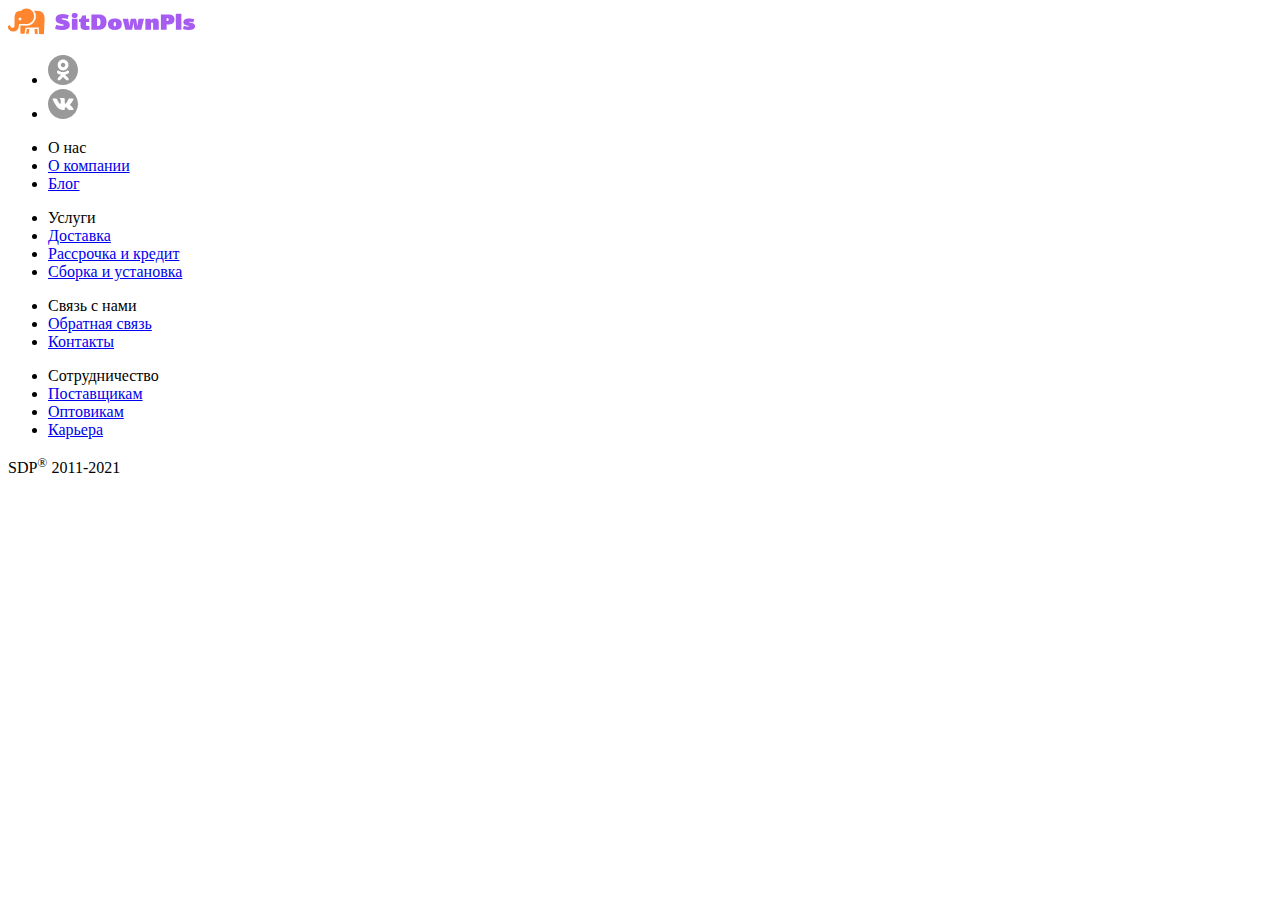
<file: pages/footer.html>
<!DOCTYPE html>
<html lang="ru">

<head>
    <meta charset="UTF-8">
    <meta name="viewport" content="width=device-width, initial-scale=1.0">
    <title>Document</title>
</head>

<body>

</body>
<footer class="footer">
    <div class="footer__top">
        <div class="container footer__container-top">
            <div class="grid footer__grid">
                <div class="grid__item footer__grid-left">
                    <a href="../index.html" class="header__logo-link">
                        <img class="logo footer__logo" src="../images/logo.png" alt="Логотип компании. Оранжевый слон">
                    </a>
                    <div class="footer__social">
                        <ul class="footer__social-list">
                            <li class="footer__social-item">
                                <a class="footer__social-link" href="#">
                                    <svg xmlns="http://www.w3.org/2000/svg" width="30" height="30" viewBox="0 0 30 30"
                                        fill="none">
                                        <path
                                            d="M12.8527 9.99062C12.8527 11.2273 13.8552 12.2299 15.0919 12.2299C16.3286 12.2299 17.3311 11.2273 17.3311 9.99062C17.3311 8.75396 16.3286 7.7514 15.0919 7.7514C13.8552 7.7514 12.8527 8.75396 12.8527 9.99062Z"
                                            fill="#999999" />
                                        <path fill-rule="evenodd" clip-rule="evenodd"
                                            d="M15 30C23.2843 30 30 23.2843 30 15C30 6.71573 23.2843 0 15 0C6.71572 0 0 6.71573 0 15C0 23.2843 6.71572 30 15 30ZM9.67501 9.99055C9.67501 6.99892 12.1002 4.57364 15.0919 4.57364C18.0836 4.57364 20.5088 6.99892 20.5088 9.99055C20.5088 12.9822 18.0836 15.4077 15.0919 15.4077C12.1002 15.4077 9.67501 12.9822 9.67501 9.99055ZM20.5412 18.194C20.4724 18.2491 19.1729 19.2761 17.0043 19.7179L20.2777 22.9622C20.8534 23.5369 20.854 24.4695 20.2793 25.0451C19.7046 25.6207 18.7722 25.6216 18.1964 25.0467L15.0184 21.952L12.1319 25.0268C11.8429 25.3266 11.4575 25.4774 11.0716 25.4774C10.7035 25.4774 10.3351 25.3404 10.0493 25.0648C9.46372 24.5001 9.44677 23.5677 10.0114 22.9822L13.1185 19.735C10.8891 19.3036 9.53591 18.2499 9.46622 18.194C8.83165 17.6851 8.72971 16.7581 9.23862 16.1235C9.74746 15.4889 10.6744 15.387 11.3091 15.8958C11.3225 15.9067 12.7378 16.9699 15.0183 16.9715C17.2989 16.9699 18.6849 15.9067 18.6983 15.8958C19.333 15.387 20.2599 15.4889 20.7688 16.1235C21.2777 16.7581 21.1757 17.6851 20.5412 18.194Z"
                                            fill="#999999" />
                                    </svg>
                                </a>
                            </li>
                            <li class="footer__social-item">
                                <a class="footer__social-link" href="#">
                                    <svg xmlns="http://www.w3.org/2000/svg" width="30" height="30" viewBox="0 0 30 30"
                                        fill="none">
                                        <path
                                            d="M15 0C6.71601 0 0 6.7157 0 15C0 23.2843 6.71601 30 15 30C23.284 30 30 23.2843 30 15C30 6.7157 23.284 0 15 0ZM22.6088 16.6223C23.3079 17.3052 24.0476 17.9478 24.6752 18.7013C24.9532 19.0346 25.2153 19.3792 25.4148 19.7669C25.6996 20.3196 25.4425 20.9257 24.9477 20.9586L21.8747 20.958C21.081 21.0236 20.4494 20.7035 19.9169 20.1609C19.4919 19.7285 19.0975 19.2666 18.6881 18.8194C18.5208 18.6359 18.3447 18.4631 18.1347 18.3272C17.7158 18.0546 17.3518 18.1381 17.1118 18.5758C16.8672 19.0211 16.8114 19.5146 16.788 20.0102C16.7546 20.7348 16.5361 20.9242 15.809 20.9583C14.2554 21.031 12.7814 20.7953 11.4114 20.0121C10.2028 19.3212 9.26731 18.3462 8.45217 17.2423C6.86486 15.0902 5.64921 12.7283 4.55693 10.2985C4.3111 9.7513 4.49095 9.45852 5.09463 9.44716C6.0976 9.42783 7.10056 9.43028 8.10353 9.44624C8.51171 9.45268 8.78179 9.68624 8.93862 10.0714C9.48061 11.4049 10.1451 12.6737 10.9777 13.8503C11.1996 14.1637 11.4261 14.4761 11.7486 14.6974C12.1047 14.9417 12.376 14.861 12.5438 14.4635C12.6513 14.2109 12.6976 13.9409 12.7209 13.6702C12.8007 12.743 12.8102 11.8162 12.6721 10.8927C12.5862 10.3148 12.2612 9.94158 11.6851 9.83233C11.3917 9.77678 11.4347 9.66813 11.5774 9.50056C11.8251 9.21084 12.0571 9.03161 12.5208 9.03161L15.9928 9.031C16.5401 9.13841 16.6628 9.38394 16.7371 9.93514L16.7402 13.7936C16.7337 14.0069 16.8473 14.6391 17.2303 14.7787C17.5372 14.88 17.7397 14.6339 17.9233 14.4396C18.7559 13.556 19.3492 12.5131 19.8804 11.4338C20.1149 10.9577 20.3171 10.4652 20.5136 9.97166C20.6596 9.60675 20.8868 9.42721 21.2986 9.43335L24.642 9.43734C24.7406 9.43734 24.8406 9.43826 24.9382 9.45514C25.5017 9.55151 25.6561 9.79396 25.4817 10.3436C25.2074 11.2073 24.6743 11.9266 24.1531 12.6479C23.5946 13.4201 22.9989 14.1652 22.4458 14.9408C21.9376 15.6497 21.9778 16.0066 22.6088 16.6223Z"
                                            fill="#999999" />
                                    </svg>
                                </a>
                            </li>
                        </ul>
                    </div>
                </div>
                <div class="grid__item footer__grid-right">
                    <nav class="footer__nav">
                        <ul class="footer__list">
                            <li class="footer__item footer__item-title">О нас</li>
                            <li class="footer__item">
                                <a class="footer__link grey-link" href="#">О компании</a>
                            </li>
                            <li class="footer__item">
                                <a class="footer__link grey-link" href="#">Блог</a>
                            </li>
                        </ul>
                        <ul class="footer__list">
                            <li class="footer__item footer__item-title">Услуги</li>
                            <li class="footer__item">
                                <a class="footer__link grey-link" href="#">Доставка</a>
                            </li>
                            <li class="footer__item">
                                <a class="footer__link grey-link" href="#">Рассрочка и кредит</a>
                            </li>
                            <li class="footer__item">
                                <a class="footer__link grey-link" href="#">Сборка и установка</a>
                            </li>
                        </ul>
                        <ul class="footer__list">
                            <li class="footer__item footer__item-title">Связь с нами</li>
                            <li class="footer__item">
                                <a class="footer__link grey-link" href="#">Обратная связь</a>
                            </li>
                            <li class="footer__item">
                                <a class="footer__link grey-link" href="#">Контакты</a>
                            </li>
                        </ul>
                        <ul class="footer__list">
                            <li class="footer__item footer__item-title">Сотрудничество</li>
                            <li class="footer__item">
                                <a class="footer__link grey-link" href="../pages/partnership.html">Поставщикам</a>
                            </li>
                            <li class="footer__item">
                                <a class="footer__link grey-link" href="#">Оптовикам</a>
                            </li>
                            <li class="footer__item">
                                <a class="footer__link grey-link" href="#">Карьера</a>
                            </li>
                        </ul>
                    </nav>
                </div>
            </div>
        </div>
    </div>
    <div class="footer__bottom">
        <div class="container footer__container-bottom">
            <span>SDP<sup class="reg">&reg;</sup> 2011-2021</span>
        </div>
    </div>

</footer>

</html>
</file>
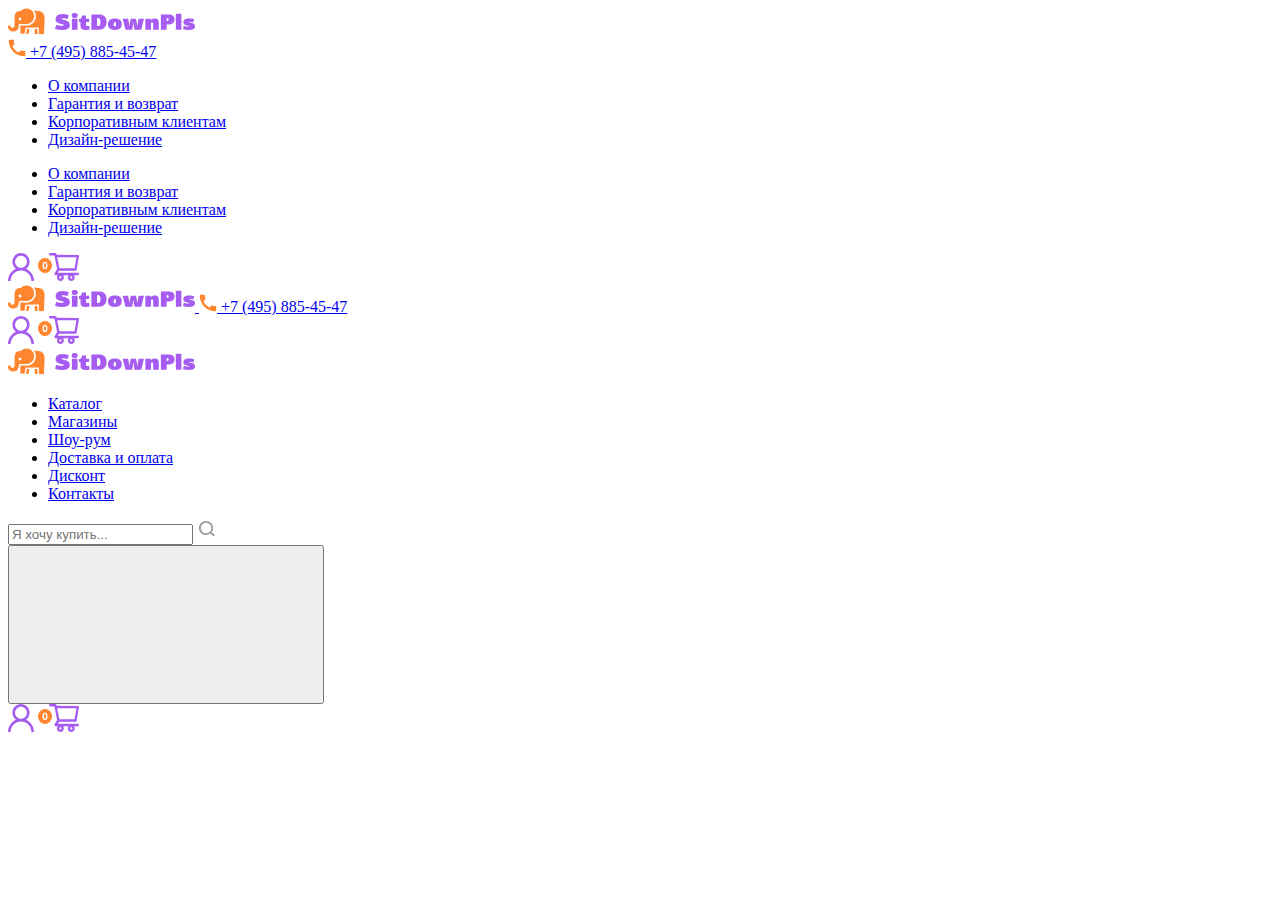
<file: pages/header.html>
<!DOCTYPE html>
<html lang="ru">

<head>
    <meta charset="UTF-8">
    <meta name="viewport" content="width=device-width, initial-scale=1.0">
    <title>Document</title>
</head>

<body>
    <header class="header">
        <div class="header__top-320">
            <div class="container">
                <a href="../index.html" class="header__logo-link320">
                <img class="logo header__logo header__logo-320" src="../images/logo.png"
                    alt="Логотип компании. Оранжевый слон">
                </a>
            </div>
        </div>
        <div class="header__top">
            <div class="container header__container header__container-top">
                <div class="header__contacts">
                    <!-- <div class="header__region">
                    <span class="header__region-text">Ваш регион:</span>
                    <select class="js-choice header__country">
                        <option value="1">Москва</option>
                        <option value="2">Казань</option>
                        <option value="3">Уфа</option>
                        <option value="4">Пермь</option>
                    </select>
                </div>-->
                    <a class="header__tel" href="#">
                        <svg class="icon header__tel-icon" xmlns="http://www.w3.org/2000/svg" width="18" height="18"
                            viewBox="0 0 18 18" fill="none">
                            <path
                                d="M16.3425 12.0983C15.215 12.0983 14.1242 11.915 13.1067 11.585C12.7858 11.475 12.4283 11.5575 12.1808 11.805L10.7417 13.6108C8.1475 12.3733 5.71833 10.0358 4.42583 7.35L6.21333 5.82833C6.46083 5.57167 6.53417 5.21417 6.43333 4.89333C6.09417 3.87583 5.92 2.785 5.92 1.6575C5.92 1.1625 5.5075 0.75 5.0125 0.75H1.84083C1.34583 0.75 0.75 0.97 0.75 1.6575C0.75 10.1733 7.83583 17.25 16.3425 17.25C16.9933 17.25 17.25 16.6725 17.25 16.1683V13.0058C17.25 12.5108 16.8375 12.0983 16.3425 12.0983Z"
                                fill="#FF862F" />
                        </svg>
                        +7 (495) 885-45-47
                    </a>
                </div>
                <nav class="header__nav-top">
                    <ul class="header__list header__list-top">
                        <li class="header__item-top">
                            <a class="grey-link" href="#">О&nbsp;компании</a>
                        </li>
                        <li class="header__item-top">
                            <a class="grey-link" href="#">Гарантия и&nbsp;возврат</a>
                        </li>
                        <li class="header__item-top">
                            <a class="grey-link" href="#">Корпоративным клиентам</a>
                        </li>
                        <li class="header__item-top">
                            <a class="grey-link" href="#">Дизайн-решение</a>
                        </li>
                    </ul>
                </nav>
            </div>
        </div>
        <div class="header__top2">
            <div class="container header__container header__container-top2">
                <nav class="header__nav-top2">
                    <ul class="header__list header__list-top">
                        <li class="header__item-top">
                            <a class="grey-link" href="#">О&nbsp;компании</a>
                        </li>
                        <li class="header__item-top">
                            <a class="grey-link" href="#">Гарантия и&nbsp;возврат</a>
                        </li>
                        <li class="header__item-top">
                            <a class="grey-link" href="#">Корпоративным клиентам</a>
                        </li>
                        <li class="header__item-top">
                            <a class="grey-link" href="#">Дизайн-решение</a>
                        </li>
                    </ul>
                </nav>
                <div class="header__icons2">
                    <a href="#"><svg class="header__icons-svg header__icons-user" xmlns="http://www.w3.org/2000/svg"
                            width="26" height="28" viewBox="0 0 26 28" fill="none">
                            <path
                                d="M24.98 22.8503C24.3278 21.2785 23.3813 19.8508 22.1933 18.6467C21.0089 17.4392 19.6059 16.4764 18.0617 15.8116C18.0478 15.8045 18.034 15.801 18.0202 15.794C20.1742 14.2111 21.5744 11.6327 21.5744 8.72362C21.5744 3.90452 17.7367 0 13 0C8.26333 0 4.42559 3.90452 4.42559 8.72362C4.42559 11.6327 5.82585 14.2111 7.97982 15.7975C7.96599 15.8045 7.95216 15.808 7.93833 15.8151C6.38941 16.4799 4.99952 17.4332 3.80671 18.6503C2.61981 19.8553 1.67349 21.2827 1.02003 22.8538C0.37806 24.3918 0.0318323 26.0409 8.64563e-05 27.7116C-0.000836348 27.7491 0.00563604 27.7864 0.0191224 27.8214C0.0326088 27.8564 0.0528363 27.8882 0.0786128 27.9151C0.104389 27.942 0.135194 27.9633 0.16921 27.9779C0.203227 27.9925 0.239768 28 0.27668 28H2.35113C2.50326 28 2.62427 27.8769 2.62773 27.7256C2.69688 25.01 3.76868 22.4668 5.66335 20.5392C7.62371 18.5447 10.2271 17.4472 13 17.4472C15.7729 17.4472 18.3763 18.5447 20.3367 20.5392C22.2313 22.4668 23.3031 25.01 23.3723 27.7256C23.3757 27.8804 23.4967 28 23.6489 28H25.7233C25.7602 28 25.7968 27.9925 25.8308 27.9779C25.8648 27.9633 25.8956 27.942 25.9214 27.9151C25.9472 27.8882 25.9674 27.8564 25.9809 27.8214C25.9944 27.7864 26.0008 27.7491 25.9999 27.7116C25.9653 26.0301 25.6231 24.3945 24.98 22.8503ZM13 14.7739C11.413 14.7739 9.91943 14.1442 8.79577 13.001C7.67211 11.8578 7.05323 10.3382 7.05323 8.72362C7.05323 7.10905 7.67211 5.58945 8.79577 4.44623C9.91943 3.30301 11.413 2.67337 13 2.67337C14.587 2.67337 16.0806 3.30301 17.2042 4.44623C18.3279 5.58945 18.9468 7.10905 18.9468 8.72362C18.9468 10.3382 18.3279 11.8578 17.2042 13.001C16.0806 14.1442 14.587 14.7739 13 14.7739Z"
                                fill="#A65CF0" />
                        </svg></a>
                    <a href="#"><svg class="header__icons-svg header__icons-basket" width="41" height="28"
                            viewBox="0 0 41 28" fill="none" xmlns="http://www.w3.org/2000/svg">
                            <g clip-path="url(#clip0_1_262)">
                                <path
                                    d="M39.8162 19.8503H19.902L20.9019 17.7365L37.5154 17.7052C38.0772 17.7052 38.5588 17.2887 38.6591 16.7125L40.9599 3.34598C41.0201 2.99541 40.9298 2.63444 40.7091 2.36023C40.6 2.22528 40.4639 2.11658 40.3103 2.04166C40.1567 1.96674 39.9892 1.9274 39.8195 1.92637L18.6848 1.85348L18.5042 0.971861C18.3905 0.40957 17.9022 0 17.3471 0H12.1805C11.8674 0 11.5671 0.129087 11.3458 0.358864C11.1244 0.588641 11 0.900285 11 1.22524C11 1.55019 11.1244 1.86184 11.3458 2.09161C11.5671 2.32139 11.8674 2.45048 12.1805 2.45048H16.3907L17.1799 6.34486L19.1228 16.1086L16.6214 20.3466C16.4915 20.5286 16.4133 20.7446 16.3956 20.9704C16.3778 21.1961 16.4213 21.4225 16.5211 21.6239C16.7218 22.0369 17.1264 22.2973 17.5745 22.2973H19.6746C19.2269 22.9145 18.9851 23.6662 18.9857 24.4388C18.9857 26.4034 20.524 28 22.4168 28C24.3096 28 25.8478 26.4034 25.8478 24.4388C25.8478 23.6648 25.6004 22.9116 25.159 22.2973H30.5463C30.0986 22.9145 29.8568 23.6662 29.8574 24.4388C29.8574 26.4034 31.3957 28 33.2885 28C35.1812 28 36.7195 26.4034 36.7195 24.4388C36.7195 23.6648 36.4721 22.9116 36.0307 22.2973H39.8195C40.4683 22.2973 41 21.7489 41 21.072C40.9981 20.7474 40.8725 20.4368 40.6507 20.2079C40.4289 19.979 40.1289 19.8504 39.8162 19.8503ZM19.1763 4.26925L38.4317 4.33519L36.5456 15.2964L21.4202 15.3242L19.1763 4.26925ZM22.4168 25.5356C21.8349 25.5356 21.36 25.0428 21.36 24.4388C21.36 23.8349 21.8349 23.342 22.4168 23.342C22.9987 23.342 23.4735 23.8349 23.4735 24.4388C23.4735 24.7297 23.3622 25.0087 23.164 25.2144C22.9658 25.4201 22.6971 25.5356 22.4168 25.5356ZM33.2885 25.5356C32.7066 25.5356 32.2317 25.0428 32.2317 24.4388C32.2317 23.8349 32.7066 23.342 33.2885 23.342C33.8704 23.342 34.3452 23.8349 34.3452 24.4388C34.3452 24.7297 34.2339 25.0087 34.0357 25.2144C33.8375 25.4201 33.5687 25.5356 33.2885 25.5356Z"
                                    fill="#A65CF0" />
                                <ellipse cx="7" cy="12.5" rx="7" ry="7.5" fill="#FF862F" />
                                <path
                                    d="M9.49023 12.4307C9.49023 13.0068 9.44466 13.5212 9.35352 13.9736C9.26562 14.4261 9.1224 14.8102 8.92383 15.126C8.72852 15.4417 8.47135 15.6826 8.15234 15.8486C7.83333 16.0146 7.44596 16.0977 6.99023 16.0977C6.41732 16.0977 5.94694 15.9528 5.5791 15.6631C5.21126 15.3701 4.93945 14.9502 4.76367 14.4033C4.58789 13.8532 4.5 13.1956 4.5 12.4307C4.5 11.6592 4.57975 11 4.73926 10.4531C4.90202 9.90299 5.16569 9.48145 5.53027 9.18848C5.89486 8.89551 6.38151 8.74902 6.99023 8.74902C7.5599 8.74902 8.02865 8.89551 8.39648 9.18848C8.76758 9.47819 9.04264 9.89811 9.22168 10.4482C9.40072 10.9951 9.49023 11.6559 9.49023 12.4307ZM5.99902 12.4307C5.99902 12.9743 6.02832 13.4284 6.08691 13.793C6.14876 14.1543 6.2513 14.4261 6.39453 14.6084C6.53776 14.7907 6.73633 14.8818 6.99023 14.8818C7.24089 14.8818 7.43783 14.7923 7.58105 14.6133C7.72754 14.431 7.83171 14.1592 7.89355 13.7979C7.9554 13.4333 7.98633 12.9775 7.98633 12.4307C7.98633 11.887 7.9554 11.4329 7.89355 11.0684C7.83171 10.7038 7.72754 10.4303 7.58105 10.248C7.43783 10.0625 7.24089 9.96973 6.99023 9.96973C6.73633 9.96973 6.53776 10.0625 6.39453 10.248C6.2513 10.4303 6.14876 10.7038 6.08691 11.0684C6.02832 11.4329 5.99902 11.887 5.99902 12.4307Z"
                                    fill="white" />
                            </g>
                            <defs>
                                <clippath id="clip0_1_262">
                                    <rect width="41" height="28" fill="white" />
                                </clippath>
                            </defs>
                        </svg></a>
                </div>
            </div>
        </div>
        <div class="header__top3">
            <div class="container header__container header__container-top3">
                <a href="../index.html" class="header__logo-link">
                    <img class="logo header__logo header__logo3" src="../images/logo.png"
                        alt="Логотип компании. Оранжевый слон">
                </a>
                <a class="header__tel header__tel-320" href="#">
                    <svg class="icon header__tel-icon" xmlns="http://www.w3.org/2000/svg" width="18" height="18"
                        viewBox="0 0 18 18" fill="none">
                        <path
                            d="M16.3425 12.0983C15.215 12.0983 14.1242 11.915 13.1067 11.585C12.7858 11.475 12.4283 11.5575 12.1808 11.805L10.7417 13.6108C8.1475 12.3733 5.71833 10.0358 4.42583 7.35L6.21333 5.82833C6.46083 5.57167 6.53417 5.21417 6.43333 4.89333C6.09417 3.87583 5.92 2.785 5.92 1.6575C5.92 1.1625 5.5075 0.75 5.0125 0.75H1.84083C1.34583 0.75 0.75 0.97 0.75 1.6575C0.75 10.1733 7.83583 17.25 16.3425 17.25C16.9933 17.25 17.25 16.6725 17.25 16.1683V13.0058C17.25 12.5108 16.8375 12.0983 16.3425 12.0983Z"
                            fill="#FF862F" />
                    </svg>
                    +7 (495) 885-45-47
                </a>

                <div class="header__icons3">
                    <a href="#"><svg class="header__icons-svg header__icons-user" xmlns="http://www.w3.org/2000/svg"
                            width="26" height="28" viewBox="0 0 26 28" fill="none">
                            <path
                                d="M24.98 22.8503C24.3278 21.2785 23.3813 19.8508 22.1933 18.6467C21.0089 17.4392 19.6059 16.4764 18.0617 15.8116C18.0478 15.8045 18.034 15.801 18.0202 15.794C20.1742 14.2111 21.5744 11.6327 21.5744 8.72362C21.5744 3.90452 17.7367 0 13 0C8.26333 0 4.42559 3.90452 4.42559 8.72362C4.42559 11.6327 5.82585 14.2111 7.97982 15.7975C7.96599 15.8045 7.95216 15.808 7.93833 15.8151C6.38941 16.4799 4.99952 17.4332 3.80671 18.6503C2.61981 19.8553 1.67349 21.2827 1.02003 22.8538C0.37806 24.3918 0.0318323 26.0409 8.64563e-05 27.7116C-0.000836348 27.7491 0.00563604 27.7864 0.0191224 27.8214C0.0326088 27.8564 0.0528363 27.8882 0.0786128 27.9151C0.104389 27.942 0.135194 27.9633 0.16921 27.9779C0.203227 27.9925 0.239768 28 0.27668 28H2.35113C2.50326 28 2.62427 27.8769 2.62773 27.7256C2.69688 25.01 3.76868 22.4668 5.66335 20.5392C7.62371 18.5447 10.2271 17.4472 13 17.4472C15.7729 17.4472 18.3763 18.5447 20.3367 20.5392C22.2313 22.4668 23.3031 25.01 23.3723 27.7256C23.3757 27.8804 23.4967 28 23.6489 28H25.7233C25.7602 28 25.7968 27.9925 25.8308 27.9779C25.8648 27.9633 25.8956 27.942 25.9214 27.9151C25.9472 27.8882 25.9674 27.8564 25.9809 27.8214C25.9944 27.7864 26.0008 27.7491 25.9999 27.7116C25.9653 26.0301 25.6231 24.3945 24.98 22.8503ZM13 14.7739C11.413 14.7739 9.91943 14.1442 8.79577 13.001C7.67211 11.8578 7.05323 10.3382 7.05323 8.72362C7.05323 7.10905 7.67211 5.58945 8.79577 4.44623C9.91943 3.30301 11.413 2.67337 13 2.67337C14.587 2.67337 16.0806 3.30301 17.2042 4.44623C18.3279 5.58945 18.9468 7.10905 18.9468 8.72362C18.9468 10.3382 18.3279 11.8578 17.2042 13.001C16.0806 14.1442 14.587 14.7739 13 14.7739Z"
                                fill="#A65CF0" />
                        </svg></a>
                    <a href="#"><svg class="header__icons-svg header__icons-basket" width="41" height="28"
                            viewBox="0 0 41 28" fill="none" xmlns="http://www.w3.org/2000/svg">
                            <g clip-path="url(#clip0_1_262)">
                                <path
                                    d="M39.8162 19.8503H19.902L20.9019 17.7365L37.5154 17.7052C38.0772 17.7052 38.5588 17.2887 38.6591 16.7125L40.9599 3.34598C41.0201 2.99541 40.9298 2.63444 40.7091 2.36023C40.6 2.22528 40.4639 2.11658 40.3103 2.04166C40.1567 1.96674 39.9892 1.9274 39.8195 1.92637L18.6848 1.85348L18.5042 0.971861C18.3905 0.40957 17.9022 0 17.3471 0H12.1805C11.8674 0 11.5671 0.129087 11.3458 0.358864C11.1244 0.588641 11 0.900285 11 1.22524C11 1.55019 11.1244 1.86184 11.3458 2.09161C11.5671 2.32139 11.8674 2.45048 12.1805 2.45048H16.3907L17.1799 6.34486L19.1228 16.1086L16.6214 20.3466C16.4915 20.5286 16.4133 20.7446 16.3956 20.9704C16.3778 21.1961 16.4213 21.4225 16.5211 21.6239C16.7218 22.0369 17.1264 22.2973 17.5745 22.2973H19.6746C19.2269 22.9145 18.9851 23.6662 18.9857 24.4388C18.9857 26.4034 20.524 28 22.4168 28C24.3096 28 25.8478 26.4034 25.8478 24.4388C25.8478 23.6648 25.6004 22.9116 25.159 22.2973H30.5463C30.0986 22.9145 29.8568 23.6662 29.8574 24.4388C29.8574 26.4034 31.3957 28 33.2885 28C35.1812 28 36.7195 26.4034 36.7195 24.4388C36.7195 23.6648 36.4721 22.9116 36.0307 22.2973H39.8195C40.4683 22.2973 41 21.7489 41 21.072C40.9981 20.7474 40.8725 20.4368 40.6507 20.2079C40.4289 19.979 40.1289 19.8504 39.8162 19.8503ZM19.1763 4.26925L38.4317 4.33519L36.5456 15.2964L21.4202 15.3242L19.1763 4.26925ZM22.4168 25.5356C21.8349 25.5356 21.36 25.0428 21.36 24.4388C21.36 23.8349 21.8349 23.342 22.4168 23.342C22.9987 23.342 23.4735 23.8349 23.4735 24.4388C23.4735 24.7297 23.3622 25.0087 23.164 25.2144C22.9658 25.4201 22.6971 25.5356 22.4168 25.5356ZM33.2885 25.5356C32.7066 25.5356 32.2317 25.0428 32.2317 24.4388C32.2317 23.8349 32.7066 23.342 33.2885 23.342C33.8704 23.342 34.3452 23.8349 34.3452 24.4388C34.3452 24.7297 34.2339 25.0087 34.0357 25.2144C33.8375 25.4201 33.5687 25.5356 33.2885 25.5356Z"
                                    fill="#A65CF0" />
                                <ellipse cx="7" cy="12.5" rx="7" ry="7.5" fill="#FF862F" />
                                <path
                                    d="M9.49023 12.4307C9.49023 13.0068 9.44466 13.5212 9.35352 13.9736C9.26562 14.4261 9.1224 14.8102 8.92383 15.126C8.72852 15.4417 8.47135 15.6826 8.15234 15.8486C7.83333 16.0146 7.44596 16.0977 6.99023 16.0977C6.41732 16.0977 5.94694 15.9528 5.5791 15.6631C5.21126 15.3701 4.93945 14.9502 4.76367 14.4033C4.58789 13.8532 4.5 13.1956 4.5 12.4307C4.5 11.6592 4.57975 11 4.73926 10.4531C4.90202 9.90299 5.16569 9.48145 5.53027 9.18848C5.89486 8.89551 6.38151 8.74902 6.99023 8.74902C7.5599 8.74902 8.02865 8.89551 8.39648 9.18848C8.76758 9.47819 9.04264 9.89811 9.22168 10.4482C9.40072 10.9951 9.49023 11.6559 9.49023 12.4307ZM5.99902 12.4307C5.99902 12.9743 6.02832 13.4284 6.08691 13.793C6.14876 14.1543 6.2513 14.4261 6.39453 14.6084C6.53776 14.7907 6.73633 14.8818 6.99023 14.8818C7.24089 14.8818 7.43783 14.7923 7.58105 14.6133C7.72754 14.431 7.83171 14.1592 7.89355 13.7979C7.9554 13.4333 7.98633 12.9775 7.98633 12.4307C7.98633 11.887 7.9554 11.4329 7.89355 11.0684C7.83171 10.7038 7.72754 10.4303 7.58105 10.248C7.43783 10.0625 7.24089 9.96973 6.99023 9.96973C6.73633 9.96973 6.53776 10.0625 6.39453 10.248C6.2513 10.4303 6.14876 10.7038 6.08691 11.0684C6.02832 11.4329 5.99902 11.887 5.99902 12.4307Z"
                                    fill="white" />
                            </g>
                            <defs>
                                <clippath>
                                    <rect width="41" height="28" fill="white" />
                                </clippath>
                            </defs>
                        </svg></a>
                </div>
            </div>
        </div>
        <div class="container header__container header__container-center">
            <a href="../index.html" class="header__logo-link">
                <img class="logo header__logo" src="../images/logo.png" alt="Логотип компании. Оранжевый слон">
            </a>
            <nav class="header__nav-center">
                <ul class="header__list header__list-center">
                    <li class="header__item-center">
                        <a href="../pages/catalog.html" class="header__link">Каталог</a>
                    </li>
                    <li class="header__item-center">
                        <a href="#">Магазины</a>
                    </li>
                    <li class="header__item-center">
                        <a href="#">Шоу-рум</a>
                    </li>
                    <li class="header__item-center">
                        <a href="#">Доставка и оплата</a>
                    </li>
                    <li class="header__item-center">
                        <a href="#">Дисконт</a>
                    </li>
                    <li class="header__item-center">
                        <a href="#">Контакты</a>
                    </li>
                </ul>
            </nav>
        </div>
        <div class="container header__container header__container-bottom header__container-pages">
            <div class="header__form">
                <form action="#" class="header__search" tabindex="0">
                    <div class="header__search-left">
                        <input class="header__search-input" placeholder="Я хочу купить...">
                        <svg xmlns="http://www.w3.org/2000/svg" width="20" height="20" viewBox="0 0 20 20" fill="none">
                            <path
                                d="M17.8187 16.0625L14.607 13.3156C15.5516 12.0945 16.0625 10.6016 16.0625 9.03125C16.0625 7.15156 15.3289 5.38906 14.0023 4.06016C12.6758 2.73125 10.9086 2 9.03125 2C7.15391 2 5.38672 2.73359 4.06016 4.06016C2.73125 5.38672 2 7.15156 2 9.03125C2 10.9086 2.73359 12.6758 4.06016 14.0023C5.38672 15.3312 7.15156 16.0625 9.03125 16.0625C10.6016 16.0625 12.0922 15.5516 13.3133 14.6094L16.5249 17.3539C16.5428 17.3718 16.564 17.3859 16.5873 17.3956C16.6106 17.4053 16.6356 17.4102 16.6609 17.4102C16.6861 17.4102 16.7111 17.4053 16.7344 17.3956C16.7578 17.3859 16.7789 17.3718 16.7968 17.3539L17.8187 16.3344C17.8365 16.3165 17.8507 16.2953 17.8604 16.272C17.87 16.2487 17.875 16.2237 17.875 16.1984C17.875 16.1732 17.87 16.1482 17.8604 16.1249C17.8507 16.1015 17.8365 16.0803 17.8187 16.0625ZM12.7438 12.7438C11.75 13.7352 10.4328 14.2812 9.03125 14.2812C7.62969 14.2812 6.3125 13.7352 5.31875 12.7438C4.32734 11.75 3.78125 10.4328 3.78125 9.03125C3.78125 7.62969 4.32734 6.31016 5.31875 5.31875C6.3125 4.32734 7.62969 3.78125 9.03125 3.78125C10.4328 3.78125 11.7523 4.325 12.7438 5.31875C13.7352 6.3125 14.2812 7.62969 14.2812 9.03125C14.2812 10.4328 13.7352 11.7523 12.7438 12.7438Z"
                                fill="#999999" />
                        </svg>
                    </div>
                    <button class="btn header__search-btn">
                        <svg class="icon header__search-arrow">
                            <use xlink:href="#arrow"></use>
                        </svg>
                    </button>
                </form>
                <!--<select class="js-choice header__category">
                    <option value="0">Категория</option>
                    <option value="1">Диваны</option>
                    <option value="2">Кресла</option>
                    <option value="3">Пуфы</option>
                    <option value="4">Кровати</option>
                    <option value="5">Тумбы</option>
                    <option value="6">Комоды</option>
                    <option value="7">Стулья</option>
                    <option value="8">Столы</option>
                    <option value="9">Аксессуары</option>
                </select>-->
            </div>
            <div class="header__icons">
                <a href="#"><svg class="header__icons-svg header__icons-user" xmlns="http://www.w3.org/2000/svg"
                        width="26" height="28" viewBox="0 0 26 28" fill="none">
                        <path
                            d="M24.98 22.8503C24.3278 21.2785 23.3813 19.8508 22.1933 18.6467C21.0089 17.4392 19.6059 16.4764 18.0617 15.8116C18.0478 15.8045 18.034 15.801 18.0202 15.794C20.1742 14.2111 21.5744 11.6327 21.5744 8.72362C21.5744 3.90452 17.7367 0 13 0C8.26333 0 4.42559 3.90452 4.42559 8.72362C4.42559 11.6327 5.82585 14.2111 7.97982 15.7975C7.96599 15.8045 7.95216 15.808 7.93833 15.8151C6.38941 16.4799 4.99952 17.4332 3.80671 18.6503C2.61981 19.8553 1.67349 21.2827 1.02003 22.8538C0.37806 24.3918 0.0318323 26.0409 8.64563e-05 27.7116C-0.000836348 27.7491 0.00563604 27.7864 0.0191224 27.8214C0.0326088 27.8564 0.0528363 27.8882 0.0786128 27.9151C0.104389 27.942 0.135194 27.9633 0.16921 27.9779C0.203227 27.9925 0.239768 28 0.27668 28H2.35113C2.50326 28 2.62427 27.8769 2.62773 27.7256C2.69688 25.01 3.76868 22.4668 5.66335 20.5392C7.62371 18.5447 10.2271 17.4472 13 17.4472C15.7729 17.4472 18.3763 18.5447 20.3367 20.5392C22.2313 22.4668 23.3031 25.01 23.3723 27.7256C23.3757 27.8804 23.4967 28 23.6489 28H25.7233C25.7602 28 25.7968 27.9925 25.8308 27.9779C25.8648 27.9633 25.8956 27.942 25.9214 27.9151C25.9472 27.8882 25.9674 27.8564 25.9809 27.8214C25.9944 27.7864 26.0008 27.7491 25.9999 27.7116C25.9653 26.0301 25.6231 24.3945 24.98 22.8503ZM13 14.7739C11.413 14.7739 9.91943 14.1442 8.79577 13.001C7.67211 11.8578 7.05323 10.3382 7.05323 8.72362C7.05323 7.10905 7.67211 5.58945 8.79577 4.44623C9.91943 3.30301 11.413 2.67337 13 2.67337C14.587 2.67337 16.0806 3.30301 17.2042 4.44623C18.3279 5.58945 18.9468 7.10905 18.9468 8.72362C18.9468 10.3382 18.3279 11.8578 17.2042 13.001C16.0806 14.1442 14.587 14.7739 13 14.7739Z"
                            fill="#A65CF0" />
                    </svg></a>
                <a href="#"><svg class="header__icons-svg header__icons-basket" width="41" height="28"
                        viewBox="0 0 41 28" fill="none" xmlns="http://www.w3.org/2000/svg">
                        <g clip-path="url(#clip0_1_262)">
                            <path
                                d="M39.8162 19.8503H19.902L20.9019 17.7365L37.5154 17.7052C38.0772 17.7052 38.5588 17.2887 38.6591 16.7125L40.9599 3.34598C41.0201 2.99541 40.9298 2.63444 40.7091 2.36023C40.6 2.22528 40.4639 2.11658 40.3103 2.04166C40.1567 1.96674 39.9892 1.9274 39.8195 1.92637L18.6848 1.85348L18.5042 0.971861C18.3905 0.40957 17.9022 0 17.3471 0H12.1805C11.8674 0 11.5671 0.129087 11.3458 0.358864C11.1244 0.588641 11 0.900285 11 1.22524C11 1.55019 11.1244 1.86184 11.3458 2.09161C11.5671 2.32139 11.8674 2.45048 12.1805 2.45048H16.3907L17.1799 6.34486L19.1228 16.1086L16.6214 20.3466C16.4915 20.5286 16.4133 20.7446 16.3956 20.9704C16.3778 21.1961 16.4213 21.4225 16.5211 21.6239C16.7218 22.0369 17.1264 22.2973 17.5745 22.2973H19.6746C19.2269 22.9145 18.9851 23.6662 18.9857 24.4388C18.9857 26.4034 20.524 28 22.4168 28C24.3096 28 25.8478 26.4034 25.8478 24.4388C25.8478 23.6648 25.6004 22.9116 25.159 22.2973H30.5463C30.0986 22.9145 29.8568 23.6662 29.8574 24.4388C29.8574 26.4034 31.3957 28 33.2885 28C35.1812 28 36.7195 26.4034 36.7195 24.4388C36.7195 23.6648 36.4721 22.9116 36.0307 22.2973H39.8195C40.4683 22.2973 41 21.7489 41 21.072C40.9981 20.7474 40.8725 20.4368 40.6507 20.2079C40.4289 19.979 40.1289 19.8504 39.8162 19.8503ZM19.1763 4.26925L38.4317 4.33519L36.5456 15.2964L21.4202 15.3242L19.1763 4.26925ZM22.4168 25.5356C21.8349 25.5356 21.36 25.0428 21.36 24.4388C21.36 23.8349 21.8349 23.342 22.4168 23.342C22.9987 23.342 23.4735 23.8349 23.4735 24.4388C23.4735 24.7297 23.3622 25.0087 23.164 25.2144C22.9658 25.4201 22.6971 25.5356 22.4168 25.5356ZM33.2885 25.5356C32.7066 25.5356 32.2317 25.0428 32.2317 24.4388C32.2317 23.8349 32.7066 23.342 33.2885 23.342C33.8704 23.342 34.3452 23.8349 34.3452 24.4388C34.3452 24.7297 34.2339 25.0087 34.0357 25.2144C33.8375 25.4201 33.5687 25.5356 33.2885 25.5356Z"
                                fill="#A65CF0" />
                            <ellipse cx="7" cy="12.5" rx="7" ry="7.5" fill="#FF862F" />
                            <path
                                d="M9.49023 12.4307C9.49023 13.0068 9.44466 13.5212 9.35352 13.9736C9.26562 14.4261 9.1224 14.8102 8.92383 15.126C8.72852 15.4417 8.47135 15.6826 8.15234 15.8486C7.83333 16.0146 7.44596 16.0977 6.99023 16.0977C6.41732 16.0977 5.94694 15.9528 5.5791 15.6631C5.21126 15.3701 4.93945 14.9502 4.76367 14.4033C4.58789 13.8532 4.5 13.1956 4.5 12.4307C4.5 11.6592 4.57975 11 4.73926 10.4531C4.90202 9.90299 5.16569 9.48145 5.53027 9.18848C5.89486 8.89551 6.38151 8.74902 6.99023 8.74902C7.5599 8.74902 8.02865 8.89551 8.39648 9.18848C8.76758 9.47819 9.04264 9.89811 9.22168 10.4482C9.40072 10.9951 9.49023 11.6559 9.49023 12.4307ZM5.99902 12.4307C5.99902 12.9743 6.02832 13.4284 6.08691 13.793C6.14876 14.1543 6.2513 14.4261 6.39453 14.6084C6.53776 14.7907 6.73633 14.8818 6.99023 14.8818C7.24089 14.8818 7.43783 14.7923 7.58105 14.6133C7.72754 14.431 7.83171 14.1592 7.89355 13.7979C7.9554 13.4333 7.98633 12.9775 7.98633 12.4307C7.98633 11.887 7.9554 11.4329 7.89355 11.0684C7.83171 10.7038 7.72754 10.4303 7.58105 10.248C7.43783 10.0625 7.24089 9.96973 6.99023 9.96973C6.73633 9.96973 6.53776 10.0625 6.39453 10.248C6.2513 10.4303 6.14876 10.7038 6.08691 11.0684C6.02832 11.4329 5.99902 11.887 5.99902 12.4307Z"
                                fill="white" />
                        </g>
                        <defs>
                            <clippath>
                                <rect width="41" height="28" fill="white" />
                            </clippath>
                        </defs>
                    </svg></a>
            </div>
        </div>
    </header>
</body>

</html>
</file>
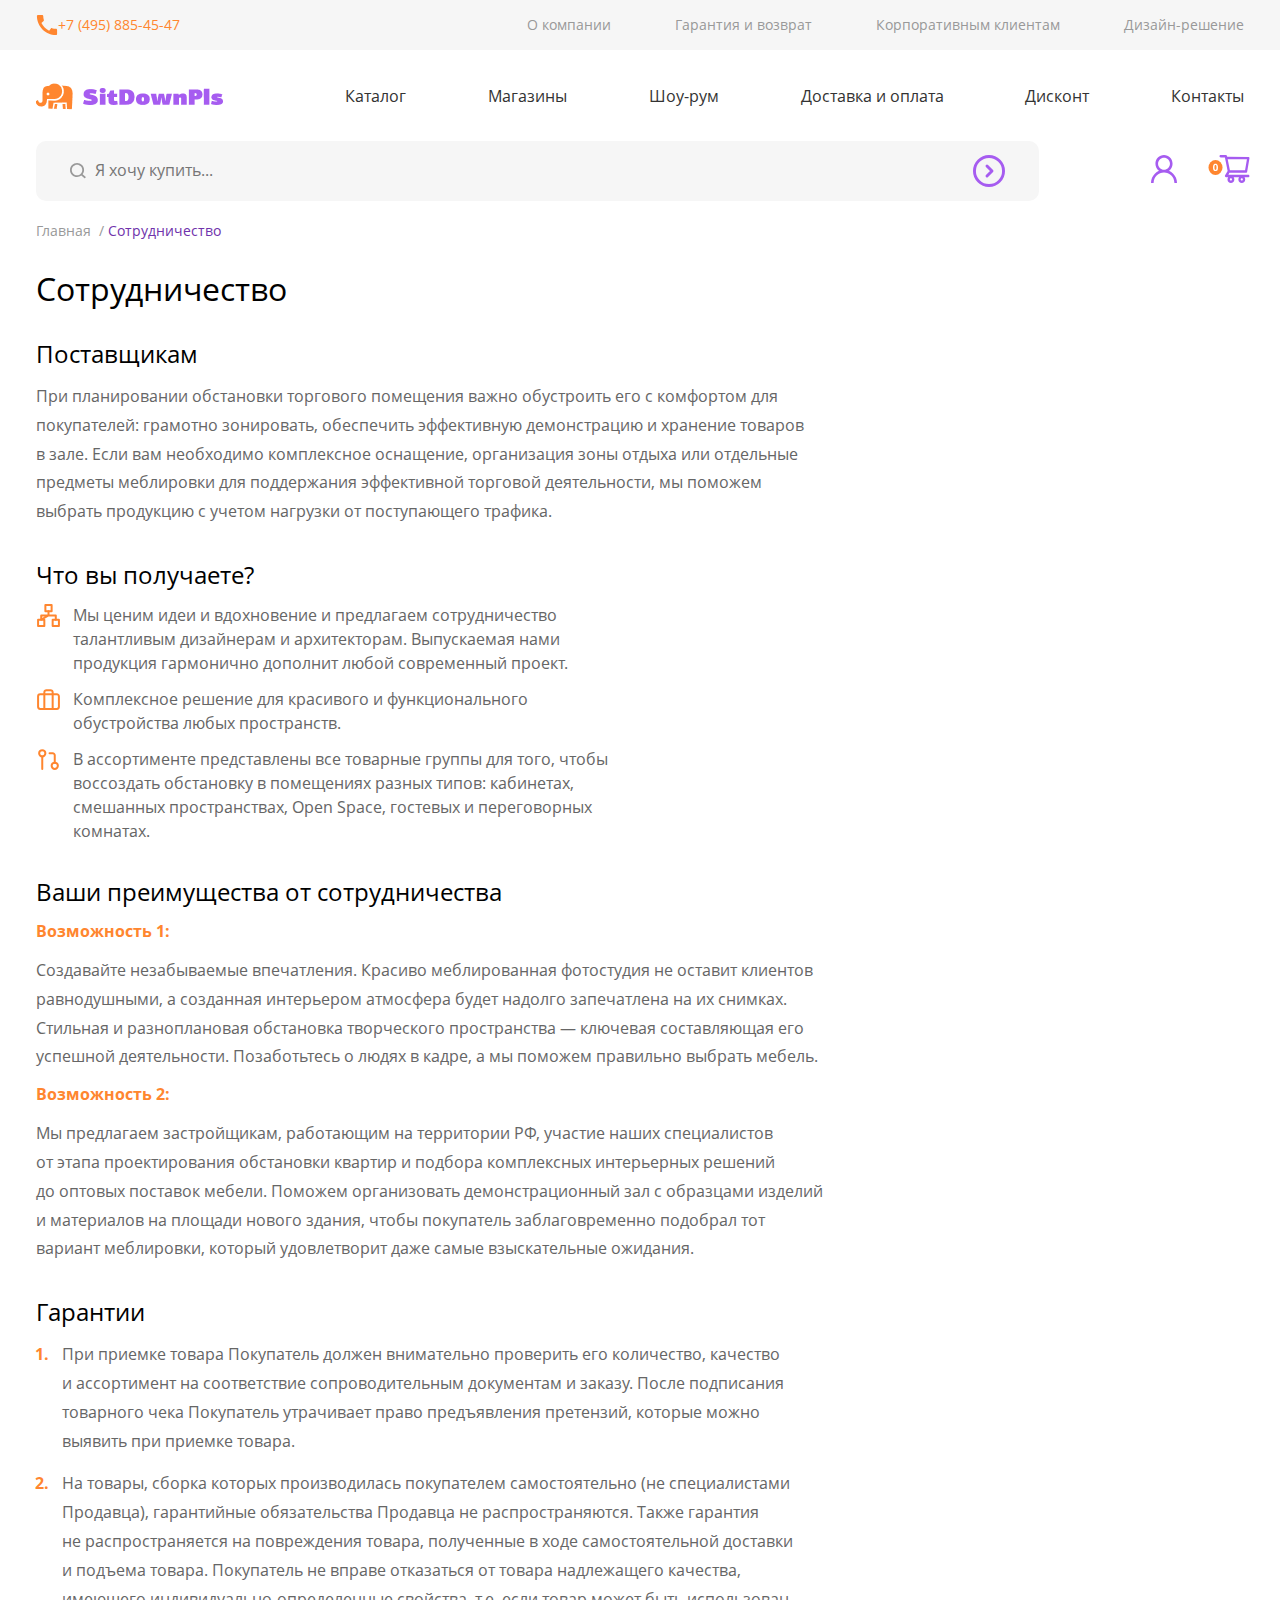
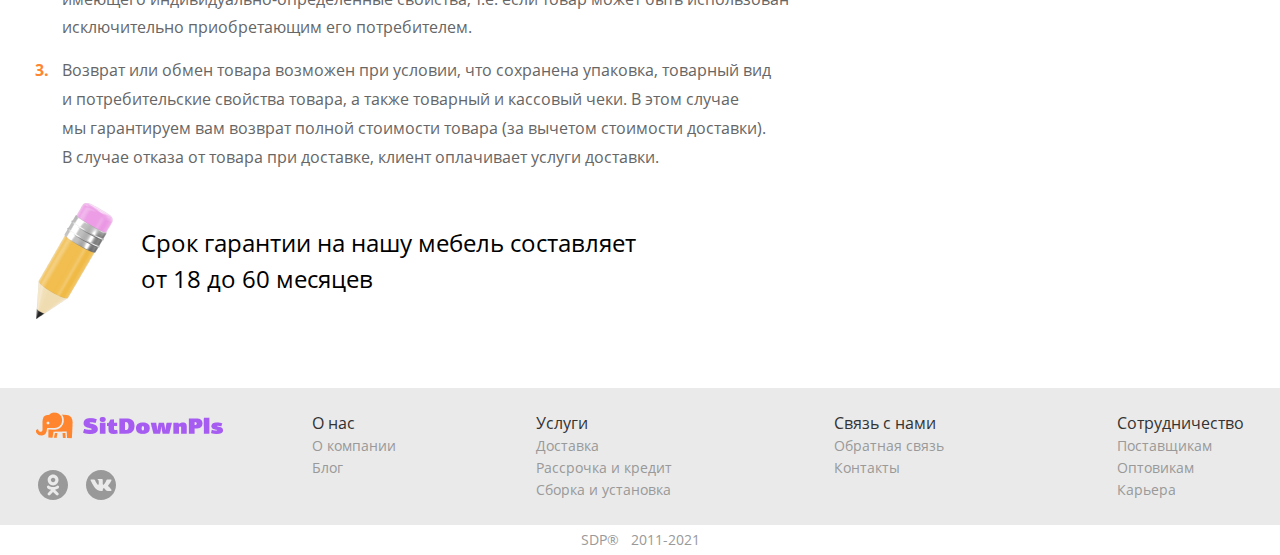
<file: pages/partnership.html>
<!DOCTYPE html>
<html lang="ru">

<head>
    <meta charset="UTF-8">
    <meta name="viewport" content="width=device-width, initial-scale=1.0">
    <title>Салон мебели SitDownPls</title>
    <link rel="icon" type="image/x-icon" href="../images/favicon.png">
    <link rel="stylesheet" href="../main.css">
</head>

<body>
    <!DOCTYPE html>
    <html lang="ru">
    
    <head>
        <meta charset="UTF-8">
        <meta name="viewport" content="width=device-width, initial-scale=1.0">
        <title>Document</title>
    </head>
    
    <body>
        <header class="header">
            <div class="header__top-320">
                <div class="container">
                    <a href="../index.html" class="header__logo-link320">
                    <img class="logo header__logo header__logo-320" src="../images/logo.png"
                        alt="Логотип компании. Оранжевый слон">
                    </a>
                </div>
            </div>
            <div class="header__top">
                <div class="container header__container header__container-top">
                    <div class="header__contacts">
                        <!-- <div class="header__region">
                        <span class="header__region-text">Ваш регион:</span>
                        <select class="js-choice header__country">
                            <option value="1">Москва</option>
                            <option value="2">Казань</option>
                            <option value="3">Уфа</option>
                            <option value="4">Пермь</option>
                        </select>
                    </div>-->
                        <a class="header__tel" href="#">
                            <svg class="icon header__tel-icon" xmlns="http://www.w3.org/2000/svg" width="18" height="18"
                                viewBox="0 0 18 18" fill="none">
                                <path
                                    d="M16.3425 12.0983C15.215 12.0983 14.1242 11.915 13.1067 11.585C12.7858 11.475 12.4283 11.5575 12.1808 11.805L10.7417 13.6108C8.1475 12.3733 5.71833 10.0358 4.42583 7.35L6.21333 5.82833C6.46083 5.57167 6.53417 5.21417 6.43333 4.89333C6.09417 3.87583 5.92 2.785 5.92 1.6575C5.92 1.1625 5.5075 0.75 5.0125 0.75H1.84083C1.34583 0.75 0.75 0.97 0.75 1.6575C0.75 10.1733 7.83583 17.25 16.3425 17.25C16.9933 17.25 17.25 16.6725 17.25 16.1683V13.0058C17.25 12.5108 16.8375 12.0983 16.3425 12.0983Z"
                                    fill="#FF862F" />
                            </svg>
                            +7 (495) 885-45-47
                        </a>
                    </div>
                    <nav class="header__nav-top">
                        <ul class="header__list header__list-top">
                            <li class="header__item-top">
                                <a class="grey-link" href="#">О&nbsp;компании</a>
                            </li>
                            <li class="header__item-top">
                                <a class="grey-link" href="#">Гарантия и&nbsp;возврат</a>
                            </li>
                            <li class="header__item-top">
                                <a class="grey-link" href="#">Корпоративным клиентам</a>
                            </li>
                            <li class="header__item-top">
                                <a class="grey-link" href="#">Дизайн-решение</a>
                            </li>
                        </ul>
                    </nav>
                </div>
            </div>
            <div class="header__top2">
                <div class="container header__container header__container-top2">
                    <nav class="header__nav-top2">
                        <ul class="header__list header__list-top">
                            <li class="header__item-top">
                                <a class="grey-link" href="#">О&nbsp;компании</a>
                            </li>
                            <li class="header__item-top">
                                <a class="grey-link" href="#">Гарантия и&nbsp;возврат</a>
                            </li>
                            <li class="header__item-top">
                                <a class="grey-link" href="#">Корпоративным клиентам</a>
                            </li>
                            <li class="header__item-top">
                                <a class="grey-link" href="#">Дизайн-решение</a>
                            </li>
                        </ul>
                    </nav>
                    <div class="header__icons2">
                        <a href="#"><svg class="header__icons-svg header__icons-user" xmlns="http://www.w3.org/2000/svg"
                                width="26" height="28" viewBox="0 0 26 28" fill="none">
                                <path
                                    d="M24.98 22.8503C24.3278 21.2785 23.3813 19.8508 22.1933 18.6467C21.0089 17.4392 19.6059 16.4764 18.0617 15.8116C18.0478 15.8045 18.034 15.801 18.0202 15.794C20.1742 14.2111 21.5744 11.6327 21.5744 8.72362C21.5744 3.90452 17.7367 0 13 0C8.26333 0 4.42559 3.90452 4.42559 8.72362C4.42559 11.6327 5.82585 14.2111 7.97982 15.7975C7.96599 15.8045 7.95216 15.808 7.93833 15.8151C6.38941 16.4799 4.99952 17.4332 3.80671 18.6503C2.61981 19.8553 1.67349 21.2827 1.02003 22.8538C0.37806 24.3918 0.0318323 26.0409 8.64563e-05 27.7116C-0.000836348 27.7491 0.00563604 27.7864 0.0191224 27.8214C0.0326088 27.8564 0.0528363 27.8882 0.0786128 27.9151C0.104389 27.942 0.135194 27.9633 0.16921 27.9779C0.203227 27.9925 0.239768 28 0.27668 28H2.35113C2.50326 28 2.62427 27.8769 2.62773 27.7256C2.69688 25.01 3.76868 22.4668 5.66335 20.5392C7.62371 18.5447 10.2271 17.4472 13 17.4472C15.7729 17.4472 18.3763 18.5447 20.3367 20.5392C22.2313 22.4668 23.3031 25.01 23.3723 27.7256C23.3757 27.8804 23.4967 28 23.6489 28H25.7233C25.7602 28 25.7968 27.9925 25.8308 27.9779C25.8648 27.9633 25.8956 27.942 25.9214 27.9151C25.9472 27.8882 25.9674 27.8564 25.9809 27.8214C25.9944 27.7864 26.0008 27.7491 25.9999 27.7116C25.9653 26.0301 25.6231 24.3945 24.98 22.8503ZM13 14.7739C11.413 14.7739 9.91943 14.1442 8.79577 13.001C7.67211 11.8578 7.05323 10.3382 7.05323 8.72362C7.05323 7.10905 7.67211 5.58945 8.79577 4.44623C9.91943 3.30301 11.413 2.67337 13 2.67337C14.587 2.67337 16.0806 3.30301 17.2042 4.44623C18.3279 5.58945 18.9468 7.10905 18.9468 8.72362C18.9468 10.3382 18.3279 11.8578 17.2042 13.001C16.0806 14.1442 14.587 14.7739 13 14.7739Z"
                                    fill="#A65CF0" />
                            </svg></a>
                        <a href="#"><svg class="header__icons-svg header__icons-basket" width="41" height="28"
                                viewBox="0 0 41 28" fill="none" xmlns="http://www.w3.org/2000/svg">
                                <g clip-path="url(#clip0_1_262)">
                                    <path
                                        d="M39.8162 19.8503H19.902L20.9019 17.7365L37.5154 17.7052C38.0772 17.7052 38.5588 17.2887 38.6591 16.7125L40.9599 3.34598C41.0201 2.99541 40.9298 2.63444 40.7091 2.36023C40.6 2.22528 40.4639 2.11658 40.3103 2.04166C40.1567 1.96674 39.9892 1.9274 39.8195 1.92637L18.6848 1.85348L18.5042 0.971861C18.3905 0.40957 17.9022 0 17.3471 0H12.1805C11.8674 0 11.5671 0.129087 11.3458 0.358864C11.1244 0.588641 11 0.900285 11 1.22524C11 1.55019 11.1244 1.86184 11.3458 2.09161C11.5671 2.32139 11.8674 2.45048 12.1805 2.45048H16.3907L17.1799 6.34486L19.1228 16.1086L16.6214 20.3466C16.4915 20.5286 16.4133 20.7446 16.3956 20.9704C16.3778 21.1961 16.4213 21.4225 16.5211 21.6239C16.7218 22.0369 17.1264 22.2973 17.5745 22.2973H19.6746C19.2269 22.9145 18.9851 23.6662 18.9857 24.4388C18.9857 26.4034 20.524 28 22.4168 28C24.3096 28 25.8478 26.4034 25.8478 24.4388C25.8478 23.6648 25.6004 22.9116 25.159 22.2973H30.5463C30.0986 22.9145 29.8568 23.6662 29.8574 24.4388C29.8574 26.4034 31.3957 28 33.2885 28C35.1812 28 36.7195 26.4034 36.7195 24.4388C36.7195 23.6648 36.4721 22.9116 36.0307 22.2973H39.8195C40.4683 22.2973 41 21.7489 41 21.072C40.9981 20.7474 40.8725 20.4368 40.6507 20.2079C40.4289 19.979 40.1289 19.8504 39.8162 19.8503ZM19.1763 4.26925L38.4317 4.33519L36.5456 15.2964L21.4202 15.3242L19.1763 4.26925ZM22.4168 25.5356C21.8349 25.5356 21.36 25.0428 21.36 24.4388C21.36 23.8349 21.8349 23.342 22.4168 23.342C22.9987 23.342 23.4735 23.8349 23.4735 24.4388C23.4735 24.7297 23.3622 25.0087 23.164 25.2144C22.9658 25.4201 22.6971 25.5356 22.4168 25.5356ZM33.2885 25.5356C32.7066 25.5356 32.2317 25.0428 32.2317 24.4388C32.2317 23.8349 32.7066 23.342 33.2885 23.342C33.8704 23.342 34.3452 23.8349 34.3452 24.4388C34.3452 24.7297 34.2339 25.0087 34.0357 25.2144C33.8375 25.4201 33.5687 25.5356 33.2885 25.5356Z"
                                        fill="#A65CF0" />
                                    <ellipse cx="7" cy="12.5" rx="7" ry="7.5" fill="#FF862F" />
                                    <path
                                        d="M9.49023 12.4307C9.49023 13.0068 9.44466 13.5212 9.35352 13.9736C9.26562 14.4261 9.1224 14.8102 8.92383 15.126C8.72852 15.4417 8.47135 15.6826 8.15234 15.8486C7.83333 16.0146 7.44596 16.0977 6.99023 16.0977C6.41732 16.0977 5.94694 15.9528 5.5791 15.6631C5.21126 15.3701 4.93945 14.9502 4.76367 14.4033C4.58789 13.8532 4.5 13.1956 4.5 12.4307C4.5 11.6592 4.57975 11 4.73926 10.4531C4.90202 9.90299 5.16569 9.48145 5.53027 9.18848C5.89486 8.89551 6.38151 8.74902 6.99023 8.74902C7.5599 8.74902 8.02865 8.89551 8.39648 9.18848C8.76758 9.47819 9.04264 9.89811 9.22168 10.4482C9.40072 10.9951 9.49023 11.6559 9.49023 12.4307ZM5.99902 12.4307C5.99902 12.9743 6.02832 13.4284 6.08691 13.793C6.14876 14.1543 6.2513 14.4261 6.39453 14.6084C6.53776 14.7907 6.73633 14.8818 6.99023 14.8818C7.24089 14.8818 7.43783 14.7923 7.58105 14.6133C7.72754 14.431 7.83171 14.1592 7.89355 13.7979C7.9554 13.4333 7.98633 12.9775 7.98633 12.4307C7.98633 11.887 7.9554 11.4329 7.89355 11.0684C7.83171 10.7038 7.72754 10.4303 7.58105 10.248C7.43783 10.0625 7.24089 9.96973 6.99023 9.96973C6.73633 9.96973 6.53776 10.0625 6.39453 10.248C6.2513 10.4303 6.14876 10.7038 6.08691 11.0684C6.02832 11.4329 5.99902 11.887 5.99902 12.4307Z"
                                        fill="white" />
                                </g>
                                <defs>
                                    <clippath id="clip0_1_262">
                                        <rect width="41" height="28" fill="white" />
                                    </clippath>
                                </defs>
                            </svg></a>
                    </div>
                </div>
            </div>
            <div class="header__top3">
                <div class="container header__container header__container-top3">
                    <a href="../index.html" class="header__logo-link">
                        <img class="logo header__logo header__logo3" src="../images/logo.png"
                            alt="Логотип компании. Оранжевый слон">
                    </a>
                    <a class="header__tel header__tel-320" href="#">
                        <svg class="icon header__tel-icon" xmlns="http://www.w3.org/2000/svg" width="18" height="18"
                            viewBox="0 0 18 18" fill="none">
                            <path
                                d="M16.3425 12.0983C15.215 12.0983 14.1242 11.915 13.1067 11.585C12.7858 11.475 12.4283 11.5575 12.1808 11.805L10.7417 13.6108C8.1475 12.3733 5.71833 10.0358 4.42583 7.35L6.21333 5.82833C6.46083 5.57167 6.53417 5.21417 6.43333 4.89333C6.09417 3.87583 5.92 2.785 5.92 1.6575C5.92 1.1625 5.5075 0.75 5.0125 0.75H1.84083C1.34583 0.75 0.75 0.97 0.75 1.6575C0.75 10.1733 7.83583 17.25 16.3425 17.25C16.9933 17.25 17.25 16.6725 17.25 16.1683V13.0058C17.25 12.5108 16.8375 12.0983 16.3425 12.0983Z"
                                fill="#FF862F" />
                        </svg>
                        +7 (495) 885-45-47
                    </a>
    
                    <div class="header__icons3">
                        <a href="#"><svg class="header__icons-svg header__icons-user" xmlns="http://www.w3.org/2000/svg"
                                width="26" height="28" viewBox="0 0 26 28" fill="none">
                                <path
                                    d="M24.98 22.8503C24.3278 21.2785 23.3813 19.8508 22.1933 18.6467C21.0089 17.4392 19.6059 16.4764 18.0617 15.8116C18.0478 15.8045 18.034 15.801 18.0202 15.794C20.1742 14.2111 21.5744 11.6327 21.5744 8.72362C21.5744 3.90452 17.7367 0 13 0C8.26333 0 4.42559 3.90452 4.42559 8.72362C4.42559 11.6327 5.82585 14.2111 7.97982 15.7975C7.96599 15.8045 7.95216 15.808 7.93833 15.8151C6.38941 16.4799 4.99952 17.4332 3.80671 18.6503C2.61981 19.8553 1.67349 21.2827 1.02003 22.8538C0.37806 24.3918 0.0318323 26.0409 8.64563e-05 27.7116C-0.000836348 27.7491 0.00563604 27.7864 0.0191224 27.8214C0.0326088 27.8564 0.0528363 27.8882 0.0786128 27.9151C0.104389 27.942 0.135194 27.9633 0.16921 27.9779C0.203227 27.9925 0.239768 28 0.27668 28H2.35113C2.50326 28 2.62427 27.8769 2.62773 27.7256C2.69688 25.01 3.76868 22.4668 5.66335 20.5392C7.62371 18.5447 10.2271 17.4472 13 17.4472C15.7729 17.4472 18.3763 18.5447 20.3367 20.5392C22.2313 22.4668 23.3031 25.01 23.3723 27.7256C23.3757 27.8804 23.4967 28 23.6489 28H25.7233C25.7602 28 25.7968 27.9925 25.8308 27.9779C25.8648 27.9633 25.8956 27.942 25.9214 27.9151C25.9472 27.8882 25.9674 27.8564 25.9809 27.8214C25.9944 27.7864 26.0008 27.7491 25.9999 27.7116C25.9653 26.0301 25.6231 24.3945 24.98 22.8503ZM13 14.7739C11.413 14.7739 9.91943 14.1442 8.79577 13.001C7.67211 11.8578 7.05323 10.3382 7.05323 8.72362C7.05323 7.10905 7.67211 5.58945 8.79577 4.44623C9.91943 3.30301 11.413 2.67337 13 2.67337C14.587 2.67337 16.0806 3.30301 17.2042 4.44623C18.3279 5.58945 18.9468 7.10905 18.9468 8.72362C18.9468 10.3382 18.3279 11.8578 17.2042 13.001C16.0806 14.1442 14.587 14.7739 13 14.7739Z"
                                    fill="#A65CF0" />
                            </svg></a>
                        <a href="#"><svg class="header__icons-svg header__icons-basket" width="41" height="28"
                                viewBox="0 0 41 28" fill="none" xmlns="http://www.w3.org/2000/svg">
                                <g clip-path="url(#clip0_1_262)">
                                    <path
                                        d="M39.8162 19.8503H19.902L20.9019 17.7365L37.5154 17.7052C38.0772 17.7052 38.5588 17.2887 38.6591 16.7125L40.9599 3.34598C41.0201 2.99541 40.9298 2.63444 40.7091 2.36023C40.6 2.22528 40.4639 2.11658 40.3103 2.04166C40.1567 1.96674 39.9892 1.9274 39.8195 1.92637L18.6848 1.85348L18.5042 0.971861C18.3905 0.40957 17.9022 0 17.3471 0H12.1805C11.8674 0 11.5671 0.129087 11.3458 0.358864C11.1244 0.588641 11 0.900285 11 1.22524C11 1.55019 11.1244 1.86184 11.3458 2.09161C11.5671 2.32139 11.8674 2.45048 12.1805 2.45048H16.3907L17.1799 6.34486L19.1228 16.1086L16.6214 20.3466C16.4915 20.5286 16.4133 20.7446 16.3956 20.9704C16.3778 21.1961 16.4213 21.4225 16.5211 21.6239C16.7218 22.0369 17.1264 22.2973 17.5745 22.2973H19.6746C19.2269 22.9145 18.9851 23.6662 18.9857 24.4388C18.9857 26.4034 20.524 28 22.4168 28C24.3096 28 25.8478 26.4034 25.8478 24.4388C25.8478 23.6648 25.6004 22.9116 25.159 22.2973H30.5463C30.0986 22.9145 29.8568 23.6662 29.8574 24.4388C29.8574 26.4034 31.3957 28 33.2885 28C35.1812 28 36.7195 26.4034 36.7195 24.4388C36.7195 23.6648 36.4721 22.9116 36.0307 22.2973H39.8195C40.4683 22.2973 41 21.7489 41 21.072C40.9981 20.7474 40.8725 20.4368 40.6507 20.2079C40.4289 19.979 40.1289 19.8504 39.8162 19.8503ZM19.1763 4.26925L38.4317 4.33519L36.5456 15.2964L21.4202 15.3242L19.1763 4.26925ZM22.4168 25.5356C21.8349 25.5356 21.36 25.0428 21.36 24.4388C21.36 23.8349 21.8349 23.342 22.4168 23.342C22.9987 23.342 23.4735 23.8349 23.4735 24.4388C23.4735 24.7297 23.3622 25.0087 23.164 25.2144C22.9658 25.4201 22.6971 25.5356 22.4168 25.5356ZM33.2885 25.5356C32.7066 25.5356 32.2317 25.0428 32.2317 24.4388C32.2317 23.8349 32.7066 23.342 33.2885 23.342C33.8704 23.342 34.3452 23.8349 34.3452 24.4388C34.3452 24.7297 34.2339 25.0087 34.0357 25.2144C33.8375 25.4201 33.5687 25.5356 33.2885 25.5356Z"
                                        fill="#A65CF0" />
                                    <ellipse cx="7" cy="12.5" rx="7" ry="7.5" fill="#FF862F" />
                                    <path
                                        d="M9.49023 12.4307C9.49023 13.0068 9.44466 13.5212 9.35352 13.9736C9.26562 14.4261 9.1224 14.8102 8.92383 15.126C8.72852 15.4417 8.47135 15.6826 8.15234 15.8486C7.83333 16.0146 7.44596 16.0977 6.99023 16.0977C6.41732 16.0977 5.94694 15.9528 5.5791 15.6631C5.21126 15.3701 4.93945 14.9502 4.76367 14.4033C4.58789 13.8532 4.5 13.1956 4.5 12.4307C4.5 11.6592 4.57975 11 4.73926 10.4531C4.90202 9.90299 5.16569 9.48145 5.53027 9.18848C5.89486 8.89551 6.38151 8.74902 6.99023 8.74902C7.5599 8.74902 8.02865 8.89551 8.39648 9.18848C8.76758 9.47819 9.04264 9.89811 9.22168 10.4482C9.40072 10.9951 9.49023 11.6559 9.49023 12.4307ZM5.99902 12.4307C5.99902 12.9743 6.02832 13.4284 6.08691 13.793C6.14876 14.1543 6.2513 14.4261 6.39453 14.6084C6.53776 14.7907 6.73633 14.8818 6.99023 14.8818C7.24089 14.8818 7.43783 14.7923 7.58105 14.6133C7.72754 14.431 7.83171 14.1592 7.89355 13.7979C7.9554 13.4333 7.98633 12.9775 7.98633 12.4307C7.98633 11.887 7.9554 11.4329 7.89355 11.0684C7.83171 10.7038 7.72754 10.4303 7.58105 10.248C7.43783 10.0625 7.24089 9.96973 6.99023 9.96973C6.73633 9.96973 6.53776 10.0625 6.39453 10.248C6.2513 10.4303 6.14876 10.7038 6.08691 11.0684C6.02832 11.4329 5.99902 11.887 5.99902 12.4307Z"
                                        fill="white" />
                                </g>
                                <defs>
                                    <clippath>
                                        <rect width="41" height="28" fill="white" />
                                    </clippath>
                                </defs>
                            </svg></a>
                    </div>
                </div>
            </div>
            <div class="container header__container header__container-center">
                <a href="../index.html" class="header__logo-link">
                    <img class="logo header__logo" src="../images/logo.png" alt="Логотип компании. Оранжевый слон">
                </a>
                <nav class="header__nav-center">
                    <ul class="header__list header__list-center">
                        <li class="header__item-center">
                            <a href="../pages/catalog.html" class="header__link">Каталог</a>
                        </li>
                        <li class="header__item-center">
                            <a href="#">Магазины</a>
                        </li>
                        <li class="header__item-center">
                            <a href="#">Шоу-рум</a>
                        </li>
                        <li class="header__item-center">
                            <a href="#">Доставка и оплата</a>
                        </li>
                        <li class="header__item-center">
                            <a href="#">Дисконт</a>
                        </li>
                        <li class="header__item-center">
                            <a href="#">Контакты</a>
                        </li>
                    </ul>
                </nav>
            </div>
            <div class="container header__container header__container-bottom header__container-pages">
                <div class="header__form">
                    <form action="#" class="header__search" tabindex="0">
                        <div class="header__search-left">
                            <input class="header__search-input" placeholder="Я хочу купить...">
                            <svg xmlns="http://www.w3.org/2000/svg" width="20" height="20" viewBox="0 0 20 20" fill="none">
                                <path
                                    d="M17.8187 16.0625L14.607 13.3156C15.5516 12.0945 16.0625 10.6016 16.0625 9.03125C16.0625 7.15156 15.3289 5.38906 14.0023 4.06016C12.6758 2.73125 10.9086 2 9.03125 2C7.15391 2 5.38672 2.73359 4.06016 4.06016C2.73125 5.38672 2 7.15156 2 9.03125C2 10.9086 2.73359 12.6758 4.06016 14.0023C5.38672 15.3312 7.15156 16.0625 9.03125 16.0625C10.6016 16.0625 12.0922 15.5516 13.3133 14.6094L16.5249 17.3539C16.5428 17.3718 16.564 17.3859 16.5873 17.3956C16.6106 17.4053 16.6356 17.4102 16.6609 17.4102C16.6861 17.4102 16.7111 17.4053 16.7344 17.3956C16.7578 17.3859 16.7789 17.3718 16.7968 17.3539L17.8187 16.3344C17.8365 16.3165 17.8507 16.2953 17.8604 16.272C17.87 16.2487 17.875 16.2237 17.875 16.1984C17.875 16.1732 17.87 16.1482 17.8604 16.1249C17.8507 16.1015 17.8365 16.0803 17.8187 16.0625ZM12.7438 12.7438C11.75 13.7352 10.4328 14.2812 9.03125 14.2812C7.62969 14.2812 6.3125 13.7352 5.31875 12.7438C4.32734 11.75 3.78125 10.4328 3.78125 9.03125C3.78125 7.62969 4.32734 6.31016 5.31875 5.31875C6.3125 4.32734 7.62969 3.78125 9.03125 3.78125C10.4328 3.78125 11.7523 4.325 12.7438 5.31875C13.7352 6.3125 14.2812 7.62969 14.2812 9.03125C14.2812 10.4328 13.7352 11.7523 12.7438 12.7438Z"
                                    fill="#999999" />
                            </svg>
                        </div>
                        <button class="btn header__search-btn">
                            <svg class="icon header__search-arrow">
                                <use xlink:href="#arrow"></use>
                            </svg>
                        </button>
                    </form>
                    <!--<select class="js-choice header__category">
                        <option value="0">Категория</option>
                        <option value="1">Диваны</option>
                        <option value="2">Кресла</option>
                        <option value="3">Пуфы</option>
                        <option value="4">Кровати</option>
                        <option value="5">Тумбы</option>
                        <option value="6">Комоды</option>
                        <option value="7">Стулья</option>
                        <option value="8">Столы</option>
                        <option value="9">Аксессуары</option>
                    </select>-->
                </div>
                <div class="header__icons">
                    <a href="#"><svg class="header__icons-svg header__icons-user" xmlns="http://www.w3.org/2000/svg"
                            width="26" height="28" viewBox="0 0 26 28" fill="none">
                            <path
                                d="M24.98 22.8503C24.3278 21.2785 23.3813 19.8508 22.1933 18.6467C21.0089 17.4392 19.6059 16.4764 18.0617 15.8116C18.0478 15.8045 18.034 15.801 18.0202 15.794C20.1742 14.2111 21.5744 11.6327 21.5744 8.72362C21.5744 3.90452 17.7367 0 13 0C8.26333 0 4.42559 3.90452 4.42559 8.72362C4.42559 11.6327 5.82585 14.2111 7.97982 15.7975C7.96599 15.8045 7.95216 15.808 7.93833 15.8151C6.38941 16.4799 4.99952 17.4332 3.80671 18.6503C2.61981 19.8553 1.67349 21.2827 1.02003 22.8538C0.37806 24.3918 0.0318323 26.0409 8.64563e-05 27.7116C-0.000836348 27.7491 0.00563604 27.7864 0.0191224 27.8214C0.0326088 27.8564 0.0528363 27.8882 0.0786128 27.9151C0.104389 27.942 0.135194 27.9633 0.16921 27.9779C0.203227 27.9925 0.239768 28 0.27668 28H2.35113C2.50326 28 2.62427 27.8769 2.62773 27.7256C2.69688 25.01 3.76868 22.4668 5.66335 20.5392C7.62371 18.5447 10.2271 17.4472 13 17.4472C15.7729 17.4472 18.3763 18.5447 20.3367 20.5392C22.2313 22.4668 23.3031 25.01 23.3723 27.7256C23.3757 27.8804 23.4967 28 23.6489 28H25.7233C25.7602 28 25.7968 27.9925 25.8308 27.9779C25.8648 27.9633 25.8956 27.942 25.9214 27.9151C25.9472 27.8882 25.9674 27.8564 25.9809 27.8214C25.9944 27.7864 26.0008 27.7491 25.9999 27.7116C25.9653 26.0301 25.6231 24.3945 24.98 22.8503ZM13 14.7739C11.413 14.7739 9.91943 14.1442 8.79577 13.001C7.67211 11.8578 7.05323 10.3382 7.05323 8.72362C7.05323 7.10905 7.67211 5.58945 8.79577 4.44623C9.91943 3.30301 11.413 2.67337 13 2.67337C14.587 2.67337 16.0806 3.30301 17.2042 4.44623C18.3279 5.58945 18.9468 7.10905 18.9468 8.72362C18.9468 10.3382 18.3279 11.8578 17.2042 13.001C16.0806 14.1442 14.587 14.7739 13 14.7739Z"
                                fill="#A65CF0" />
                        </svg></a>
                    <a href="#"><svg class="header__icons-svg header__icons-basket" width="41" height="28"
                            viewBox="0 0 41 28" fill="none" xmlns="http://www.w3.org/2000/svg">
                            <g clip-path="url(#clip0_1_262)">
                                <path
                                    d="M39.8162 19.8503H19.902L20.9019 17.7365L37.5154 17.7052C38.0772 17.7052 38.5588 17.2887 38.6591 16.7125L40.9599 3.34598C41.0201 2.99541 40.9298 2.63444 40.7091 2.36023C40.6 2.22528 40.4639 2.11658 40.3103 2.04166C40.1567 1.96674 39.9892 1.9274 39.8195 1.92637L18.6848 1.85348L18.5042 0.971861C18.3905 0.40957 17.9022 0 17.3471 0H12.1805C11.8674 0 11.5671 0.129087 11.3458 0.358864C11.1244 0.588641 11 0.900285 11 1.22524C11 1.55019 11.1244 1.86184 11.3458 2.09161C11.5671 2.32139 11.8674 2.45048 12.1805 2.45048H16.3907L17.1799 6.34486L19.1228 16.1086L16.6214 20.3466C16.4915 20.5286 16.4133 20.7446 16.3956 20.9704C16.3778 21.1961 16.4213 21.4225 16.5211 21.6239C16.7218 22.0369 17.1264 22.2973 17.5745 22.2973H19.6746C19.2269 22.9145 18.9851 23.6662 18.9857 24.4388C18.9857 26.4034 20.524 28 22.4168 28C24.3096 28 25.8478 26.4034 25.8478 24.4388C25.8478 23.6648 25.6004 22.9116 25.159 22.2973H30.5463C30.0986 22.9145 29.8568 23.6662 29.8574 24.4388C29.8574 26.4034 31.3957 28 33.2885 28C35.1812 28 36.7195 26.4034 36.7195 24.4388C36.7195 23.6648 36.4721 22.9116 36.0307 22.2973H39.8195C40.4683 22.2973 41 21.7489 41 21.072C40.9981 20.7474 40.8725 20.4368 40.6507 20.2079C40.4289 19.979 40.1289 19.8504 39.8162 19.8503ZM19.1763 4.26925L38.4317 4.33519L36.5456 15.2964L21.4202 15.3242L19.1763 4.26925ZM22.4168 25.5356C21.8349 25.5356 21.36 25.0428 21.36 24.4388C21.36 23.8349 21.8349 23.342 22.4168 23.342C22.9987 23.342 23.4735 23.8349 23.4735 24.4388C23.4735 24.7297 23.3622 25.0087 23.164 25.2144C22.9658 25.4201 22.6971 25.5356 22.4168 25.5356ZM33.2885 25.5356C32.7066 25.5356 32.2317 25.0428 32.2317 24.4388C32.2317 23.8349 32.7066 23.342 33.2885 23.342C33.8704 23.342 34.3452 23.8349 34.3452 24.4388C34.3452 24.7297 34.2339 25.0087 34.0357 25.2144C33.8375 25.4201 33.5687 25.5356 33.2885 25.5356Z"
                                    fill="#A65CF0" />
                                <ellipse cx="7" cy="12.5" rx="7" ry="7.5" fill="#FF862F" />
                                <path
                                    d="M9.49023 12.4307C9.49023 13.0068 9.44466 13.5212 9.35352 13.9736C9.26562 14.4261 9.1224 14.8102 8.92383 15.126C8.72852 15.4417 8.47135 15.6826 8.15234 15.8486C7.83333 16.0146 7.44596 16.0977 6.99023 16.0977C6.41732 16.0977 5.94694 15.9528 5.5791 15.6631C5.21126 15.3701 4.93945 14.9502 4.76367 14.4033C4.58789 13.8532 4.5 13.1956 4.5 12.4307C4.5 11.6592 4.57975 11 4.73926 10.4531C4.90202 9.90299 5.16569 9.48145 5.53027 9.18848C5.89486 8.89551 6.38151 8.74902 6.99023 8.74902C7.5599 8.74902 8.02865 8.89551 8.39648 9.18848C8.76758 9.47819 9.04264 9.89811 9.22168 10.4482C9.40072 10.9951 9.49023 11.6559 9.49023 12.4307ZM5.99902 12.4307C5.99902 12.9743 6.02832 13.4284 6.08691 13.793C6.14876 14.1543 6.2513 14.4261 6.39453 14.6084C6.53776 14.7907 6.73633 14.8818 6.99023 14.8818C7.24089 14.8818 7.43783 14.7923 7.58105 14.6133C7.72754 14.431 7.83171 14.1592 7.89355 13.7979C7.9554 13.4333 7.98633 12.9775 7.98633 12.4307C7.98633 11.887 7.9554 11.4329 7.89355 11.0684C7.83171 10.7038 7.72754 10.4303 7.58105 10.248C7.43783 10.0625 7.24089 9.96973 6.99023 9.96973C6.73633 9.96973 6.53776 10.0625 6.39453 10.248C6.2513 10.4303 6.14876 10.7038 6.08691 11.0684C6.02832 11.4329 5.99902 11.887 5.99902 12.4307Z"
                                    fill="white" />
                            </g>
                            <defs>
                                <clippath>
                                    <rect width="41" height="28" fill="white" />
                                </clippath>
                            </defs>
                        </svg></a>
                </div>
            </div>
        </header>
    </body>
    
    </html>
    <!DOCTYPE html>
    <html lang="en">
    <head>
        <meta charset="UTF-8">
        <meta name="viewport" content="width=device-width, initial-scale=1.0">
        <title>Document</title>
    </head>
    <body>
        <?xml version="1.0" encoding="utf-8"?><svg style="display: none;" viewBox="0 0 92 34"
            xmlns="http://www.w3.org/2000/svg" xmlns:xlink="http://www.w3.org/1999/xlink">
            <style>
                :root>svg {
                    display: none
                }
    
                :root>svg:target {
                    display: block
                }
            </style><svg fill="none" viewBox="0 0 22 22" id="arrow" xmlns="http://www.w3.org/2000/svg">
                <g clip-path="url(#aa)" stroke="#A65CF0" stroke-width="2">
                    <path d="M9.625 7.563 13.063 11l-3.438 3.438" stroke-linecap="round" stroke-linejoin="round" />
                    <circle cx="11" cy="11" r="10" />
                </g>
                <defs>
                    <clippath id="aa">
                        <path fill="#fff" d="M0 0h22v22H0z" />
                    </clippath>
                </defs>
            </svg><svg fill="none" viewBox="0 0 30 28" id="basket" xmlns="http://www.w3.org/2000/svg">
                <path
                    d="M28.816 19.85H8.902l1-2.114 16.613-.03c.562 0 1.044-.417 1.144-.994l2.3-13.366a1.24 1.24 0 0 0-.25-.986 1.177 1.177 0 0 0-.399-.318 1.135 1.135 0 0 0-.49-.116L7.684 1.853l-.18-.881C7.39.41 6.901 0 6.346 0H1.18C.867 0 .567.13.346.359A1.25 1.25 0 0 0 0 1.225c0 .325.124.637.346.867.221.23.521.358.834.358h4.21l.79 3.895 1.943 9.764-2.502 4.238a1.253 1.253 0 0 0-.1 1.277c.2.413.605.673 1.054.673h2.1a3.645 3.645 0 0 0-.69 2.142c0 1.964 1.539 3.561 3.432 3.561s3.43-1.597 3.43-3.561c0-.774-.247-1.527-.688-2.142h5.387a3.645 3.645 0 0 0-.689 2.142c0 1.964 1.539 3.561 3.431 3.561 1.893 0 3.431-1.597 3.431-3.561 0-.774-.247-1.527-.688-2.142h3.789c.648 0 1.18-.548 1.18-1.225a1.253 1.253 0 0 0-.35-.864 1.163 1.163 0 0 0-.834-.358ZM8.176 4.27l19.256.065-1.886 10.961-15.126.028L8.176 4.27Zm3.24 21.266c-.581 0-1.056-.493-1.056-1.097s.475-1.097 1.057-1.097 1.056.493 1.056 1.097c0 .29-.11.57-.309.775a1.037 1.037 0 0 1-.747.322Zm10.872 0c-.581 0-1.056-.493-1.056-1.097s.475-1.097 1.056-1.097c.582 0 1.057.493 1.057 1.097 0 .29-.111.57-.31.775a1.038 1.038 0 0 1-.747.322Z"
                    fill="#A65CF0" />
            </svg><svg fill="none" viewBox="0 0 92 34" id="discont" xmlns="http://www.w3.org/2000/svg">
                <path d="M0 0h82.108L92 16.227 82.108 34H0V0Z" fill="#FF862F" />
            </svg><svg fill="none" viewBox="0 0 31 30" id="ok" xmlns="http://www.w3.org/2000/svg">
                <path d="M13.353 9.99a2.24 2.24 0 1 0 4.478 0 2.24 2.24 0 0 0-4.478 0Z" fill="#999" />
                <path fill-rule="evenodd" clip-rule="evenodd"
                    d="M15.5 30c8.284 0 15-6.716 15-15 0-8.284-6.716-15-15-15C7.216 0 .5 6.716.5 15c0 8.284 6.716 15 15 15ZM10.175 9.99a5.417 5.417 0 1 1 10.834 0 5.417 5.417 0 0 1-10.834 0Zm10.866 8.204c-.069.055-1.368 1.082-3.537 1.524l3.274 3.244a1.473 1.473 0 1 1-2.082 2.085l-3.178-3.095-2.886 3.075c-.29.3-.675.45-1.06.45a1.473 1.473 0 0 1-1.06-2.495l3.107-3.247c-2.23-.431-3.583-1.485-3.653-1.541a1.473 1.473 0 0 1 1.843-2.298c.014.01 1.429 1.074 3.71 1.075 2.28-.001 3.666-1.064 3.68-1.075a1.473 1.473 0 0 1 1.842 2.298Z"
                    fill="#999" />
            </svg><svg fill="none" viewBox="0 0 20 20" id="search" xmlns="http://www.w3.org/2000/svg">
                <path
                    d="m17.819 16.063-3.212-2.747a6.968 6.968 0 0 0 1.456-4.285c0-1.88-.734-3.642-2.06-4.97A6.98 6.98 0 0 0 9.03 2a6.99 6.99 0 0 0-4.97 2.06A6.975 6.975 0 0 0 2 9.031c0 1.878.734 3.645 2.06 4.971a6.975 6.975 0 0 0 4.971 2.06c1.57 0 3.061-.51 4.282-1.453l3.212 2.745a.193.193 0 0 0 .272 0l1.022-1.02a.195.195 0 0 0 .056-.136.193.193 0 0 0-.056-.136Zm-5.075-3.32a5.222 5.222 0 0 1-3.713 1.538 5.222 5.222 0 0 1-3.712-1.537A5.222 5.222 0 0 1 3.78 9.03c0-1.401.546-2.72 1.538-3.712A5.222 5.222 0 0 1 9.03 3.78c1.402 0 2.721.544 3.713 1.538A5.222 5.222 0 0 1 14.28 9.03a5.218 5.218 0 0 1-1.537 3.713Z"
                    fill="#999" />
            </svg><svg fill="none" viewBox="0 0 22 22" id="tel" xmlns="http://www.w3.org/2000/svg">
                <path
                    d="M18.343 14.098a10.49 10.49 0 0 1-3.236-.513.896.896 0 0 0-.926.22l-1.44 1.806c-2.593-1.238-5.023-3.575-6.315-6.261l1.787-1.522a.935.935 0 0 0 .22-.935 10.223 10.223 0 0 1-.513-3.235.916.916 0 0 0-.907-.908H3.84c-.495 0-1.091.22-1.091.908 0 8.515 7.086 15.592 15.593 15.592.65 0 .907-.578.907-1.082v-3.162a.916.916 0 0 0-.907-.908Z"
                    fill="#FF862F" />
            </svg><svg fill="none" viewBox="0 0 26 28" id="user" xmlns="http://www.w3.org/2000/svg">
                <path
                    d="M24.98 22.85a13.17 13.17 0 0 0-2.787-4.203 12.977 12.977 0 0 0-4.131-2.835l-.042-.018a8.752 8.752 0 0 0 3.554-7.07C21.574 3.904 17.737 0 13 0S4.426 3.905 4.426 8.724c0 2.909 1.4 5.487 3.554 7.073-.014.008-.028.011-.042.018a12.864 12.864 0 0 0-4.131 2.835 13.227 13.227 0 0 0-2.787 4.204A13.269 13.269 0 0 0 0 27.712a.286.286 0 0 0 .079.203.276.276 0 0 0 .198.085H2.35a.278.278 0 0 0 .277-.274 10.576 10.576 0 0 1 3.035-7.187c1.96-1.994 4.564-3.092 7.337-3.092 2.773 0 5.376 1.098 7.337 3.092a10.576 10.576 0 0 1 3.035 7.187.276.276 0 0 0 .277.274h2.074a.273.273 0 0 0 .198-.085.282.282 0 0 0 .079-.203 13.302 13.302 0 0 0-1.02-4.862ZM13 14.774c-1.587 0-3.08-.63-4.204-1.773a6.064 6.064 0 0 1-1.743-4.277c0-1.615.62-3.135 1.743-4.278A5.857 5.857 0 0 1 13 2.673c1.587 0 3.08.63 4.204 1.773a6.064 6.064 0 0 1 1.743 4.278A6.064 6.064 0 0 1 17.204 13 5.857 5.857 0 0 1 13 14.774Z"
                    fill="#A65CF0" />
            </svg><svg fill="none" viewBox="0 0 31 30" id="vk" xmlns="http://www.w3.org/2000/svg">
                <path
                    d="M15.5 0C7.216 0 .5 6.716.5 15c0 8.284 6.716 15 15 15 8.284 0 15-6.716 15-15 0-8.284-6.716-15-15-15Zm7.609 16.622c.699.683 1.439 1.326 2.066 2.08.278.333.54.677.74 1.065.285.553.027 1.159-.467 1.192l-3.073-.001c-.794.066-1.426-.255-1.958-.797-.425-.433-.82-.894-1.229-1.342a2.871 2.871 0 0 0-.553-.492c-.42-.272-.783-.189-1.023.249-.245.445-.3.939-.324 1.434-.033.725-.252.914-.979.948-1.554.073-3.028-.163-4.398-.946-1.208-.69-2.144-1.666-2.959-2.77-1.587-2.152-2.803-4.514-3.895-6.944-.246-.547-.066-.84.538-.85a85.522 85.522 0 0 1 3.009-.002c.408.007.678.24.835.625.542 1.334 1.206 2.603 2.039 3.78.222.313.448.625.77.846.357.245.628.164.796-.233.107-.253.154-.523.177-.794.08-.927.09-1.854-.049-2.777-.086-.578-.41-.951-.987-1.06-.293-.056-.25-.165-.108-.332.248-.29.48-.47.944-.47h3.472c.547.107.67.353.744.904l.003 3.859c-.006.213.107.845.49.985.307.101.51-.145.693-.34.833-.883 1.426-1.926 1.957-3.005.235-.476.437-.969.634-1.462.146-.365.373-.545.785-.539l3.343.004c.099 0 .199.001.296.018.564.097.718.339.544.889-.275.863-.808 1.583-1.329 2.304-.558.772-1.154 1.517-1.707 2.293-.508.709-.468 1.066.163 1.681Z"
                    fill="#999" />
            </svg>
        </svg>
    </body>
    </html>
    

    <main class="container partnership">
        <ul class="breadcrumb">
            <li>
                <a href="../index.html">Главная</a>
            </li>
            <li class="breadcrumb__active">Сотрудничество</li>
        </ul>
        <h1 class="text title partnership__title">Сотрудничество</h1>
        <div class="partnership__paragraph">
            <h2 class="text partnership__subtitle">Поставщикам</h2>
            <p class="text partnership__text">При планировании обстановки торгового помещения важно обустроить его
                с&nbsp;комфортом для покупателей: грамотно зонировать, обеспечить эффективную демонстрацию
                и&nbsp;хранение товаров в&nbsp;зале. Если вам необходимо комплексное оснащение, организация зоны отдыха
                или отдельные предметы меблировки для поддержания эффективной торговой деятельности, мы&nbsp;поможем
                выбрать продукцию с&nbsp;учетом нагрузки от&nbsp;поступающего трафика.</p>
        </div>
        <div class="partnership__paragraph">
            <h2 class="text partnership__subtitle">Что вы&nbsp;получаете?</h2>
            <ul class="partnership__given">
                <li class="partnership__given-item">
                    <svg class="partnership__svg" width="25" height="25" viewBox="0 0 25 25" fill="none" xmlns="http://www.w3.org/2000/svg">
                        <path d="M15.625 2.08301H9.375V8.33301H15.625V2.08301Z" stroke="#FF862F" stroke-width="2" stroke-linecap="round" stroke-linejoin="round"/>
                        <path d="M22.9167 16.667H16.6667V22.917H22.9167V16.667Z" stroke="#FF862F" stroke-width="2" stroke-linecap="round" stroke-linejoin="round"/>
                        <path d="M8.33325 16.667H2.08325V22.917H8.33325V16.667Z" stroke="#FF862F" stroke-width="2" stroke-linecap="round" stroke-linejoin="round"/>
                        <path d="M12.4999 12.4997H19.7916V16.6663M12.4999 8.33301V12.4997V8.33301ZM12.4999 12.4997H5.20825V16.6663L12.4999 12.4997Z" stroke="#FF862F" stroke-width="2" stroke-linecap="round" stroke-linejoin="round"/>
                        </svg>                        
                    <p class="text partnership__text partnership__text-list">Мы&nbsp;ценим идеи и&nbsp;вдохновение и&nbsp;предлагаем
                        сотрудничество талантливым дизайнерам и&nbsp;архитекторам. Выпускаемая нами продукция гармонично
                        дополнит любой современный проект.</p>
                </li>
                <li class="partnership__given-item">
                    <svg class="partnership__svg" xmlns="http://www.w3.org/2000/svg" width="25" height="25" viewBox="0 0 25 25" fill="none">
                        <path d="M20.8333 7.29199H4.16659C3.01599 7.29199 2.08325 8.22473 2.08325 9.37533V19.792C2.08325 20.9426 3.01599 21.8753 4.16659 21.8753H20.8333C21.9838 21.8753 22.9166 20.9426 22.9166 19.792V9.37533C22.9166 8.22473 21.9838 7.29199 20.8333 7.29199Z" stroke="#FF862F" stroke-width="2" stroke-linecap="round" stroke-linejoin="round"/>
                        <path d="M16.6666 21.875V5.20833C16.6666 4.6558 16.4471 4.12589 16.0564 3.73519C15.6657 3.34449 15.1358 3.125 14.5833 3.125H10.4166C9.86405 3.125 9.33415 3.34449 8.94345 3.73519C8.55275 4.12589 8.33325 4.6558 8.33325 5.20833V21.875" stroke="#FF862F" stroke-width="2" stroke-linecap="round" stroke-linejoin="round"/>
                        </svg>
                    <p class="text partnership__text partnership__text-list">Комплексное решение для красивого и&nbsp;функционального
                        обустройства любых пространств.</p>
                </li>
                <li class="partnership__given-item">
                    <svg class="partnership__svg" xmlns="http://www.w3.org/2000/svg" width="25" height="25" viewBox="0 0 25 25" fill="none">
                        <path d="M18.75 21.875C20.4759 21.875 21.875 20.4759 21.875 18.75C21.875 17.0241 20.4759 15.625 18.75 15.625C17.0241 15.625 15.625 17.0241 15.625 18.75C15.625 20.4759 17.0241 21.875 18.75 21.875Z" stroke="#FF862F" stroke-width="2" stroke-linecap="round" stroke-linejoin="round"/>
                        <path d="M6.25 9.375C7.97589 9.375 9.375 7.97589 9.375 6.25C9.375 4.52411 7.97589 3.125 6.25 3.125C4.52411 3.125 3.125 4.52411 3.125 6.25C3.125 7.97589 4.52411 9.375 6.25 9.375Z" stroke="#FF862F" stroke-width="2" stroke-linecap="round" stroke-linejoin="round"/>
                        <path d="M13.5417 6.25H16.6667C17.2193 6.25 17.7492 6.46949 18.1399 6.86019C18.5306 7.25089 18.7501 7.7808 18.7501 8.33333V15.625" stroke="#FF862F" stroke-width="2" stroke-linecap="round" stroke-linejoin="round"/>
                        <path d="M6.25 9.375V21.875" stroke="#FF862F" stroke-width="2" stroke-linecap="round" stroke-linejoin="round"/>
                        </svg>
                    <p class="text partnership__text partnership__text-list">В&nbsp;ассортименте представлены все товарные группы для того,
                        чтобы воссоздать обстановку в&nbsp;помещениях разных типов: кабинетах, смешанных пространствах,
                        Open Space, гостевых и&nbsp;переговорных комнатах.</p>
                </li>
            </ul>
        </div>
        <div class="partnership__paragraph">
            <h2 class="text partnership__subtitle partnership__subtitle-advantage">Ваши преимущества от&nbsp;сотрудничества</h2>
            <div class="partnership__advantage">
                <h3 class="text partnership__advantage-title">Возможность 1:</h3>
                <p class="text partnership__text">Создавайте незабываемые впечатления. Красиво меблированная фотостудия
                    не&nbsp;оставит клиентов равнодушными, а&nbsp;созданная интерьером атмосфера будет надолго
                    запечатлена на&nbsp;их&nbsp;снимках. Стильная и&nbsp;разноплановая обстановка творческого
                    пространства&nbsp;&mdash; ключевая составляющая его успешной деятельности. Позаботьтесь о&nbsp;людях
                    в&nbsp;кадре, а&nbsp;мы&nbsp;поможем правильно выбрать мебель.</p>
            </div>
            <div class="partnership__advantage">
                <h3 class="text partnership__advantage-title">Возможность 2:</h3>
                <p class="text partnership__text">Мы&nbsp;предлагаем застройщикам, работающим
                    на&nbsp;территории&nbsp;РФ, участие наших специалистов от&nbsp;этапа проектирования обстановки
                    квартир и&nbsp;подбора комплексных интерьерных решений до&nbsp;оптовых поставок мебели. Поможем
                    организовать демонстрационный зал с&nbsp;образцами изделий и&nbsp;материалов на&nbsp;площади нового
                    здания, чтобы покупатель заблаговременно подобрал тот вариант меблировки, который удовлетворит даже
                    самые взыскательные ожидания.</p>
            </div>
        </div>
        <div class="partnership__paragraph partnership__paragraph-guarantee">
            <h2 class="text partnership__subtitle partnership__subtitle-guarantee">Гарантии</h2>
            <ol class="partnership__guarantee">
                <li class="partnership__guarantee-item">
                    <p class="text partnership__text">При приемке товара Покупатель должен внимательно проверить его
                        количество, качество и&nbsp;ассортимент на&nbsp;соответствие сопроводительным документам
                        и&nbsp;заказу. После подписания товарного чека Покупатель утрачивает право предъявления
                        претензий,
                        которые можно выявить при приемке товара.</p>
                </li>
                <li class="partnership__guarantee-item">
                    <p class="text partnership__text"> На&nbsp;товары, сборка которых производилась покупателем
                        самостоятельно (не&nbsp;специалистами Продавца), гарантийные обязательства Продавца
                        не&nbsp;распространяются. Также гарантия не&nbsp;распространяется на&nbsp;повреждения товара,
                        полученные в&nbsp;ходе самостоятельной доставки и&nbsp;подъема товара. Покупатель не&nbsp;вправе
                        отказаться от&nbsp;товара надлежащего качества, имеющего индивидуально-определенные свойства,
                        т.е.
                        если товар может быть использован исключительно приобретающим его потребителем.</p>
                </li>
                <li class="partnership__guarantee-item">
                    <p class="text partnership__text"> Возврат или обмен товара возможен при условии, что сохранена
                        упаковка, товарный вид и&nbsp;потребительские свойства товара, а&nbsp;также товарный
                        и&nbsp;кассовый
                        чеки. В&nbsp;этом случае мы&nbsp;гарантируем вам возврат полной стоимости товара
                        (за&nbsp;вычетом
                        стоимости доставки). В&nbsp;случае отказа от&nbsp;товара при доставке, клиент оплачивает услуги
                        доставки.</p>
                </li>
            </ol>
        </div>
        <div class="partnership__period">
            <span class="partnership__period-img"></span>
            <p class="text partnership__period-text">Срок гарантии на&nbsp;нашу мебель составляет
                от&nbsp;18&nbsp;до&nbsp;60&nbsp;месяцев</p>
        </div>
    </main>
</body>
<!DOCTYPE html>
<html lang="ru">

<head>
    <meta charset="UTF-8">
    <meta name="viewport" content="width=device-width, initial-scale=1.0">
    <title>Document</title>
</head>

<body>

</body>
<footer class="footer">
    <div class="footer__top">
        <div class="container footer__container-top">
            <div class="grid footer__grid">
                <div class="grid__item footer__grid-left">
                    <a href="../index.html" class="header__logo-link">
                        <img class="logo footer__logo" src="../images/logo.png" alt="Логотип компании. Оранжевый слон">
                    </a>
                    <div class="footer__social">
                        <ul class="footer__social-list">
                            <li class="footer__social-item">
                                <a class="footer__social-link" href="#">
                                    <svg xmlns="http://www.w3.org/2000/svg" width="30" height="30" viewBox="0 0 30 30"
                                        fill="none">
                                        <path
                                            d="M12.8527 9.99062C12.8527 11.2273 13.8552 12.2299 15.0919 12.2299C16.3286 12.2299 17.3311 11.2273 17.3311 9.99062C17.3311 8.75396 16.3286 7.7514 15.0919 7.7514C13.8552 7.7514 12.8527 8.75396 12.8527 9.99062Z"
                                            fill="#999999" />
                                        <path fill-rule="evenodd" clip-rule="evenodd"
                                            d="M15 30C23.2843 30 30 23.2843 30 15C30 6.71573 23.2843 0 15 0C6.71572 0 0 6.71573 0 15C0 23.2843 6.71572 30 15 30ZM9.67501 9.99055C9.67501 6.99892 12.1002 4.57364 15.0919 4.57364C18.0836 4.57364 20.5088 6.99892 20.5088 9.99055C20.5088 12.9822 18.0836 15.4077 15.0919 15.4077C12.1002 15.4077 9.67501 12.9822 9.67501 9.99055ZM20.5412 18.194C20.4724 18.2491 19.1729 19.2761 17.0043 19.7179L20.2777 22.9622C20.8534 23.5369 20.854 24.4695 20.2793 25.0451C19.7046 25.6207 18.7722 25.6216 18.1964 25.0467L15.0184 21.952L12.1319 25.0268C11.8429 25.3266 11.4575 25.4774 11.0716 25.4774C10.7035 25.4774 10.3351 25.3404 10.0493 25.0648C9.46372 24.5001 9.44677 23.5677 10.0114 22.9822L13.1185 19.735C10.8891 19.3036 9.53591 18.2499 9.46622 18.194C8.83165 17.6851 8.72971 16.7581 9.23862 16.1235C9.74746 15.4889 10.6744 15.387 11.3091 15.8958C11.3225 15.9067 12.7378 16.9699 15.0183 16.9715C17.2989 16.9699 18.6849 15.9067 18.6983 15.8958C19.333 15.387 20.2599 15.4889 20.7688 16.1235C21.2777 16.7581 21.1757 17.6851 20.5412 18.194Z"
                                            fill="#999999" />
                                    </svg>
                                </a>
                            </li>
                            <li class="footer__social-item">
                                <a class="footer__social-link" href="#">
                                    <svg xmlns="http://www.w3.org/2000/svg" width="30" height="30" viewBox="0 0 30 30"
                                        fill="none">
                                        <path
                                            d="M15 0C6.71601 0 0 6.7157 0 15C0 23.2843 6.71601 30 15 30C23.284 30 30 23.2843 30 15C30 6.7157 23.284 0 15 0ZM22.6088 16.6223C23.3079 17.3052 24.0476 17.9478 24.6752 18.7013C24.9532 19.0346 25.2153 19.3792 25.4148 19.7669C25.6996 20.3196 25.4425 20.9257 24.9477 20.9586L21.8747 20.958C21.081 21.0236 20.4494 20.7035 19.9169 20.1609C19.4919 19.7285 19.0975 19.2666 18.6881 18.8194C18.5208 18.6359 18.3447 18.4631 18.1347 18.3272C17.7158 18.0546 17.3518 18.1381 17.1118 18.5758C16.8672 19.0211 16.8114 19.5146 16.788 20.0102C16.7546 20.7348 16.5361 20.9242 15.809 20.9583C14.2554 21.031 12.7814 20.7953 11.4114 20.0121C10.2028 19.3212 9.26731 18.3462 8.45217 17.2423C6.86486 15.0902 5.64921 12.7283 4.55693 10.2985C4.3111 9.7513 4.49095 9.45852 5.09463 9.44716C6.0976 9.42783 7.10056 9.43028 8.10353 9.44624C8.51171 9.45268 8.78179 9.68624 8.93862 10.0714C9.48061 11.4049 10.1451 12.6737 10.9777 13.8503C11.1996 14.1637 11.4261 14.4761 11.7486 14.6974C12.1047 14.9417 12.376 14.861 12.5438 14.4635C12.6513 14.2109 12.6976 13.9409 12.7209 13.6702C12.8007 12.743 12.8102 11.8162 12.6721 10.8927C12.5862 10.3148 12.2612 9.94158 11.6851 9.83233C11.3917 9.77678 11.4347 9.66813 11.5774 9.50056C11.8251 9.21084 12.0571 9.03161 12.5208 9.03161L15.9928 9.031C16.5401 9.13841 16.6628 9.38394 16.7371 9.93514L16.7402 13.7936C16.7337 14.0069 16.8473 14.6391 17.2303 14.7787C17.5372 14.88 17.7397 14.6339 17.9233 14.4396C18.7559 13.556 19.3492 12.5131 19.8804 11.4338C20.1149 10.9577 20.3171 10.4652 20.5136 9.97166C20.6596 9.60675 20.8868 9.42721 21.2986 9.43335L24.642 9.43734C24.7406 9.43734 24.8406 9.43826 24.9382 9.45514C25.5017 9.55151 25.6561 9.79396 25.4817 10.3436C25.2074 11.2073 24.6743 11.9266 24.1531 12.6479C23.5946 13.4201 22.9989 14.1652 22.4458 14.9408C21.9376 15.6497 21.9778 16.0066 22.6088 16.6223Z"
                                            fill="#999999" />
                                    </svg>
                                </a>
                            </li>
                        </ul>
                    </div>
                </div>
                <div class="grid__item footer__grid-right">
                    <nav class="footer__nav">
                        <ul class="footer__list">
                            <li class="footer__item footer__item-title">О нас</li>
                            <li class="footer__item">
                                <a class="footer__link grey-link" href="#">О компании</a>
                            </li>
                            <li class="footer__item">
                                <a class="footer__link grey-link" href="#">Блог</a>
                            </li>
                        </ul>
                        <ul class="footer__list">
                            <li class="footer__item footer__item-title">Услуги</li>
                            <li class="footer__item">
                                <a class="footer__link grey-link" href="#">Доставка</a>
                            </li>
                            <li class="footer__item">
                                <a class="footer__link grey-link" href="#">Рассрочка и кредит</a>
                            </li>
                            <li class="footer__item">
                                <a class="footer__link grey-link" href="#">Сборка и установка</a>
                            </li>
                        </ul>
                        <ul class="footer__list">
                            <li class="footer__item footer__item-title">Связь с нами</li>
                            <li class="footer__item">
                                <a class="footer__link grey-link" href="#">Обратная связь</a>
                            </li>
                            <li class="footer__item">
                                <a class="footer__link grey-link" href="#">Контакты</a>
                            </li>
                        </ul>
                        <ul class="footer__list">
                            <li class="footer__item footer__item-title">Сотрудничество</li>
                            <li class="footer__item">
                                <a class="footer__link grey-link" href="../pages/partnership.html">Поставщикам</a>
                            </li>
                            <li class="footer__item">
                                <a class="footer__link grey-link" href="#">Оптовикам</a>
                            </li>
                            <li class="footer__item">
                                <a class="footer__link grey-link" href="#">Карьера</a>
                            </li>
                        </ul>
                    </nav>
                </div>
            </div>
        </div>
    </div>
    <div class="footer__bottom">
        <div class="container footer__container-bottom">
            <span>SDP<sup class="reg">&reg;</sup> 2011-2021</span>
        </div>
    </div>

</footer>

</html>

</html>
</file>
<file: main.css>
@charset "UTF-8";
body {
  font-family: "OpenSans", sans-serif;
  font-weight: 400;
}

img {
  width: -moz-max-content;
  width: max-content;
}

.container {
  width: 1280px;
  margin: 0 auto;
  padding: 0 36px;
}

@font-face {
  font-family: "OpenSans";
  src: local("OpenSans"), local("Open Sans"), url("../fonts/OpenSans-Regular.woff2") format("woff2"), url("../fonts/OpenSans-Regular.woff") format("woff");
  font-weight: 400;
  font-style: normal;
  font-display: swap;
}
@font-face {
  font-family: "OpenSans";
  src: local("OpenSans"), local("Open Sans"), url("../fonts/OpenSans-Bold.woff2") format("woff2"), url("../fonts/OpenSans-Bold.woff") format("woff");
  font-weight: 700;
  font-style: normal;
  font-display: swap;
}
@font-face {
  font-family: "OpenSans";
  src: local("OpenSans"), local("Open Sans"), url("../fonts/OpenSans-SemiBold.woff2") format("woff2"), url("../fonts/OpenSans-SemiBold.woff") format("woff");
  font-weight: 500;
  font-style: normal;
  font-display: swap;
}
@font-face {
  font-family: "Muller";
  src: local("MullerRegular"), local("Muller-Regular"), url("../../fonts/MullerRegular.woff2") format("woff2"), url("../../fonts/MullerRegular.woff") format("woff");
  font-weight: 400;
  font-style: normal;
  font-display: swap;
}
@font-face {
  font-family: "PlayfairDisplay";
  src: local("PlayfairDisplay"), local("Playfair Display"), url("../fonts/PlayfairDisplay-Black.woff2") format("woff2"), url("../fonts/PlayfairDisplay-Black.woff") format("woff");
  font-weight: 500;
  font-style: normal;
  font-display: swap;
}
.text {
  margin: 0;
  padding: 0;
}

.btn {
  padding: 0;
  margin: 0;
  border: transparent;
  background-color: transparent;
  outline: transparent;
  cursor: pointer;
}

.title {
  font-size: 32px;
  font-style: normal;
  font-weight: 400;
  line-height: 32px;
}

.breadcrumb {
  display: flex;
  padding: 0;
  list-style: none;
  margin-top: 0;
  margin-bottom: 0;
  cursor: pointer;
  margin-bottom: 45px;
  font-size: 14px;
  font-style: normal;
  font-weight: 400;
  line-height: 14px;
  color: #999999;
}
.breadcrumb li + li::before {
  padding: 0 0px 0 3px;
  color: #999999;
  content: "/ ";
}
.breadcrumb li a {
  outline: transparent;
  text-decoration: none;
  color: #999999;
}
.breadcrumb__active {
  color: #7033ac;
}

.violet-btn {
  border-radius: 10px;
  background-color: #a65cf0;
  color: #ffffff;
  font-size: 16px;
  font-style: normal;
  font-weight: 700;
  line-height: 100%;
  width: -moz-max-content;
  width: max-content;
  transition: background-color 0.3s ease-in-out, outline 0.3s ease-in-out;
}
.violet-btn:focus {
  background-color: #c998fb;
  outline: 2px solid #7033ac;
  outline-offset: -2px;
}
.violet-btn:hover {
  background-color: #c998fb;
}
.violet-btn:active {
  background-color: #7033ac;
}

.white-btn {
  border-radius: 10px;
  border: 2px solid #a65cf0;
  font-size: 16px;
  font-style: normal;
  font-weight: 600;
  line-height: 16px;
  color: #a65cf0;
  width: -moz-max-content;
  width: max-content;
  transition: color 0.3s ease-in-out, background-color 0.3s ease-in-out, border 0.3s ease-in-out;
}
.white-btn:focus {
  background-color: #c998fb;
  color: #ffffff;
}
.white-btn:hover {
  background-color: #a65cf0;
  color: #ffffff;
}
.white-btn:active {
  background-color: #7033ac;
  border: 2px solid #7033ac;
  color: #ffffff;
}

.grey-link {
  outline: transparent;
  transition: color 0.3s ease-in-out, background-color 0.3s ease-in-out;
}
.grey-link:focus {
  color: #7033ac;
  background-color: #ebd1ff;
}
.grey-link:hover {
  color: #a65cf0;
}
.grey-link:active {
  color: #7033ac;
  background-color: transparent;
}

.header__top {
  background-color: #f6f6f6;
}
.header__top-320 {
  display: none;
}
.header__container {
  display: flex;
  justify-content: space-between;
  align-items: center;
  padding-bottom: 32px;
}
.header__container-top {
  padding-top: 14px;
  padding-bottom: 14px;
}
.header__container-top2 {
  display: none;
}
.header__container-top3 {
  display: none;
}
.header__container-center {
  padding-top: 33px;
  padding-bottom: 31px;
}
.header__container-pages {
  padding-bottom: 21px;
}
.header__form {
  display: flex;
  align-items: center;
  height: 60px;
  width: 83%;
}
.header__contacts {
  display: flex;
  flex-direction: row;
  align-items: center;
}
.header__region {
  display: flex;
  align-items: center;
  margin-right: 21px;
}
.header__region-text {
  margin-right: 1px;
}
.header__tel {
  outline: transparent;
  text-decoration: none;
  display: flex;
  align-items: center;
  color: #ff862f;
  font-size: 14px;
  font-style: normal;
  font-weight: 400;
  line-height: 14px;
  transition: background-color 0.3s ease-in-out, color 0.3s ease-in-out;
}
.header__tel-320 {
  display: none;
}
.header__tel svg path {
  transition: fill 0.3s ease-in-out;
}
.header__tel:focus {
  background-color: #fff5d1;
}
.header__tel:hover {
  color: #ffbd59;
}
.header__tel:hover svg path {
  fill: #ffbd59;
}
.header__tel:active {
  color: #bb370e;
  background-color: transparent;
}
.header__tel:active svg path {
  fill: #bb370e;
}
.header__tel-icon {
  width: 22px;
  height: 22px;
}
.header__list {
  padding: 0;
  list-style: none;
  margin-top: 0;
  margin-bottom: 0;
  cursor: pointer;
  display: flex;
  flex-direction: row;
}
.header__list-center {
  display: flex;
  justify-content: space-between;
}
.header__item-top {
  font-size: 14px;
  font-style: normal;
  font-weight: 400;
  line-height: 14px;
}
.header__item-top:not(:last-child) {
  margin-right: 64px;
}
.header__item-top a {
  outline: transparent;
  text-decoration: none;
  color: #999999;
}
.header__item-center a {
  outline: transparent;
  text-decoration: none;
  outline: transparent;
  color: #333333;
  transition: color 0.3s ease-in-out, background-color 0.3s ease-in-out;
}
.header__item-center a:focus {
  color: #333333;
  background-color: #ebd1ff;
}
.header__item-center a:hover {
  color: #a65cf0;
}
.header__item-center a:active {
  color: #7033ac;
  background-color: transparent;
}
.header__link {
  outline: transparent;
  text-decoration: none;
  color: #333333;
}
.header__logo {
  width: 14.6%;
}
.header__logo-pages {
  width: 100%;
}
.header__logo-link {
  outline: transparent;
  text-decoration: none;
  width: 187px;
  height: 27px;
}
.header__logo-link .header__logo {
  width: 100%;
  height: 100%;
}
.header__nav-center {
  width: 74.4%;
}
.header__search {
  display: flex;
  align-items: center;
  justify-content: space-between;
  padding-left: 32px;
  padding-right: 34px;
  border-radius: 10px;
  background-color: #f6f6f6;
  height: 100%;
  width: 100%;
  outline: 2px solid transparent;
  outline-offset: -2px;
  transition: background-color 0.3s ease-in-out, outline 0.3s ease-in-out;
}
.header__search:focus {
  background-color: #f8efff;
  outline: 2px solid #a65cf0;
}
.header__search:hover {
  background-color: #eaeaea;
}
.header__search-left {
  display: flex;
  align-items: center;
}
.header__search-left .search--active + svg path {
  fill: #a65cf0;
  background-color: #f6f6f6;
}
.header__search-left svg {
  position: absolute;
}
.header__search-left svg path {
  transition: fill 0.3s ease-in-out, background-color 0.3s ease-in-out;
}
.header__search-btn {
  padding-top: 3px;
}
.header__search-input {
  position: relative;
  border: none;
  background-color: transparent;
  padding: 0;
  font-size: 16px;
  font-style: normal;
  font-weight: 400;
  line-height: 19.2px;
  outline: transparent;
  padding-left: 27px;
}
.header__search-icon {
  height: 20px;
  width: 20px;
  padding-right: 7px;
}
.header__search-arrow {
  height: 32px;
  width: 32px;
}
.header__icons {
  height: 28px;
  width: 8%;
  display: flex;
  justify-content: space-between;
  height: 28px;
  align-items: center;
}
.header__icons svg {
  padding: 4px 2px;
}
.header__icons-user {
  margin-right: 25px;
  width: 30px;
}
.header__icons-basket {
  width: 42px;
}
.header__icons a {
  outline: transparent;
  text-decoration: none;
}
.header__icons a svg {
  transition: background-color 0.5s ease-in-out, fill 0.5s ease-in-out;
}
.header__icons a:focus svg {
  background-color: #c998fb;
  outline: none;
}
.header__icons a:focus svg path:nth-child(1) {
  fill: #ffffff;
}
.header__icons a:hover svg path:nth-child(1) {
  fill: #c998fb;
}
.header__icons a:active svg {
  background-color: transparent;
}
.header__icons a:active svg path:nth-child(1) {
  fill: #7033ac;
}

.main-page {
  width: 14.6%;
}

.hero {
  margin-bottom: 70px;
}
.hero__container {
  display: flex;
  flex-direction: column;
  height: 100%;
  padding-top: 80px;
  padding-bottom: 80px;
}
.hero__text {
  margin-bottom: 48px;
  font-size: 48px;
  font-style: normal;
  font-weight: 700;
  line-height: normal;
  color: #999999;
}
.hero__text-white {
  color: #ffffff;
}
.hero__btn {
  padding: 22px 50px;
  align-items: center;
  justify-content: center;
}
.hero__swiper-img {
  width: 100%;
  min-height: 400px;
  height: -moz-max-content;
  height: max-content;
  background-size: cover;
  background-repeat: no-repeat;
  background-position: center;
}
.hero__swiper-img1 {
  background-image: url(images/hero1.png);
}
.hero__swiper-img2 {
  background-image: url(images/hero2.png);
}
.hero__swiper-img3 {
  background-image: url(images/hero3.png);
}

.swiper-pagination {
  display: flex;
  align-items: center;
  justify-content: center;
}
.swiper-pagination-bullet {
  height: 14px;
  width: 14px;
}
.swiper-pagination-bullet-active {
  background-color: #333333;
}

.swiper-horizontal > .swiper-pagination-bullets,
.swiper-pagination-bullets.swiper-pagination-horizontal,
.swiper-pagination-custom,
.swiper-pagination-fraction {
  bottom: 26px;
}

.swiper-horizontal > .swiper-pagination-bullets .swiper-pagination-bullet,
.swiper-pagination-horizontal.swiper-pagination-bullets .swiper-pagination-bullet {
  margin: 0 8px;
}

.swiper-wrapper {
  width: 100%;
  max-width: 1920px;
  transform: none;
}

.special {
  margin-bottom: 70px;
}
.special__container {
  position: relative;
}
.special__title {
  margin-bottom: 26px;
  position: absolute;
}
.special__block {
  display: flex;
  flex-direction: column;
  justify-content: flex-end;
  position: relative;
  background-color: #f6f6f6;
  border-radius: 10px;
  padding: 0 29px 0 30px;
  min-height: 511px;
  height: 100%;
}
.special__block-info {
  display: flex;
  flex-direction: column;
  justify-content: flex-end;
  padding-bottom: 28px;
}
.special__block-sofabw {
  position: absolute;
  bottom: 30px;
  right: 30px;
  background-repeat: no-repeat;
  background-size: cover;
}
.special__block-sofabw1 {
  background-image: url(images/special-sofaz44-bw.png);
  height: 107px;
  width: 230px;
}
.special__block-sofabw2 {
  background-image: url(images/special-sofaz85-bw.png);
  height: 124px;
  width: 234px;
}
.special__block-big {
  padding: 0 29px 0 30px;
}
.special__discont {
  display: flex;
  justify-content: center;
  align-items: center;
  position: absolute;
  top: 31px;
  left: 0;
}
.special__discont-arrow {
  position: relative;
}
.special__discont-minus {
  position: absolute;
  font-size: 14px;
  font-style: normal;
  font-weight: 700;
  line-height: normal;
  color: #ffffff;
  z-index: 2;
  padding-right: 10px;
}
.special__images {
  display: flex;
  justify-content: center;
  margin-bottom: 16px;
  padding-top: 10px;
  height: auto;
}
.special__images-big {
  margin-bottom: 13px;
}
.special__images img {
  height: -moz-fit-content;
  height: fit-content;
}
.special__subtitle {
  margin-bottom: 21px;
  font-size: 24px;
  font-style: normal;
  font-weight: 400;
  line-height: 31.2px;
}
.special__price {
  margin-bottom: 25px;
}
.special__price-new {
  margin-right: 27px;
  font-size: 18px;
  font-style: normal;
  font-weight: 400;
  line-height: 23.4px;
  color: #ff862f;
}
.special__price-old {
  -webkit-text-decoration-line: line-through;
  text-decoration-line: line-through;
  font-size: 16px;
  font-style: normal;
  font-weight: 400;
  line-height: 20.8px;
  color: #999999;
}
.special__btn {
  padding: 17px 32px;
}
.special__swiper {
  padding-top: 58px;
}
.special__swiper-btn {
  position: absolute;
  right: 10px;
  top: -5px;
  width: 77px;
  height: 32px;
}
.special__swiper .swiper-slide {
  width: 23% !important;
  height: auto;
}
.special__swiper .special__slide {
  width: 49% !important;
}

.swiper-button-next,
.swiper-button-prev {
  color: #a65cf0;
  height: 32px;
  width: 32px;
  border: 2px solid #a65cf0;
  border-radius: 50px;
  --swiper-navigation-size: 15px;
  transition: color 0.3s ease-in-out, background-color 0.3s ease-in-out, border 0.3s ease-in-out;
}
.swiper-button-next::after,
.swiper-button-prev::after {
  color: #a65cf0;
  transition: color 0.3s ease-in-out;
}
.swiper-button-next:focus,
.swiper-button-prev:focus {
  background-color: #c998fb;
}
.swiper-button-next:focus::after,
.swiper-button-prev:focus::after {
  color: #ffffff;
}
.swiper-button-next:hover,
.swiper-button-prev:hover {
  background-color: #a65cf0;
}
.swiper-button-next:hover::after,
.swiper-button-prev:hover::after {
  color: #ffffff;
}
.swiper-button-next:active,
.swiper-button-prev:active {
  background-color: #7033ac;
  border: 2px solid #7033ac;
}
.swiper-button-next:active::after,
.swiper-button-prev:active::after {
  color: #ffffff;
}

.swiper-button-next {
  left: -8px;
}

.swiper-button-next {
  left: 50px;
}

.swiper-button-next.swiper-button-disabled,
.swiper-button-prev.swiper-button-disabled {
  color: #999999;
  border: 2px solid #999999;
  opacity: 1;
  background-color: #ffffff;
}
.swiper-button-next.swiper-button-disabled::after,
.swiper-button-prev.swiper-button-disabled::after {
  color: #999999;
}

.rating {
  margin-bottom: 70px;
}
.rating__title {
  margin-bottom: 28px;
}
.rating__sofa {
  display: flex;
  justify-content: center;
}
.rating__block {
  display: flex;
  flex-direction: column;
  justify-content: flex-end;
  position: relative;
  background-color: #f6f6f6;
  border-radius: 10px;
}
.rating__block-info {
  display: flex;
  flex-direction: column;
  padding: 16px 15px 30px 30px;
}
.rating__block-btn {
  outline: transparent;
  text-decoration: none;
  padding: 17px 32px;
}
.rating__stars {
  position: absolute;
  display: flex;
  align-items: center;
  top: 30px;
  left: 30px;
}
.rating__stars-grade {
  color: #ff862f;
  font-size: 16px;
  font-style: normal;
  font-weight: 400;
  line-height: 20.8px;
  padding-left: 6px;
}
.rating__subtitle {
  margin-bottom: 22px;
  font-size: 24px;
  font-style: normal;
  font-weight: 400;
  line-height: 31.2px;
  color: #333333;
}
.rating__img {
  width: -moz-max-content;
  width: max-content;
}
.rating__price {
  margin-bottom: 24px;
  font-size: 16px;
  font-style: normal;
  font-weight: 400;
  line-height: 20.8px;
  color: #666666;
}

.banner {
  margin-bottom: 70px;
  background-image: url(images/oxford.png);
  background-size: cover;
  width: 100%;
  background-position: center;
  min-height: 600px;
  height: 100%;
}
.banner__info {
  padding-top: 154px;
  padding-bottom: 50px;
}
.banner__title {
  font-family: "PlayfairDisplay";
  font-size: 60px;
  font-style: normal;
  font-weight: 900;
  line-height: 120%;
  color: #d5b986;
  width: 80%;
}
.banner__text {
  margin-bottom: 49px;
  font-size: 48px;
  font-style: normal;
  font-weight: 400;
  line-height: 120%;
  color: #ffffff;
  width: 80%;
}
.banner__btn {
  padding: 22px 32px;
}

.top {
  margin-bottom: 69px;
}
.top__arrow {
  display: none;
}
.top__title {
  margin-bottom: 25px;
}
.top__block {
  display: flex;
  flex-direction: column;
  justify-content: flex-start;
  background-color: #f6f6f6;
  border-radius: 10px;
}
.top__block-chair li:not(:last-child) {
  margin-right: 42px;
}
.top__nav {
  padding-top: 27px;
  padding-left: 30px;
}
.top__list {
  padding: 0;
  list-style: none;
  margin-top: 0;
  margin-bottom: 0;
  cursor: pointer;
  margin-bottom: 14px;
  display: flex;
  flex-direction: row;
}
.top__item:not(:last-child) {
  margin-right: 30px;
}
.top__item-link {
  outline: transparent;
  text-decoration: none;
  font-size: 14px;
  font-style: normal;
  font-weight: 400;
  line-height: 14px;
  color: #999999;
}
.top__subtitle {
  padding-left: 30px;
  padding-right: 20px;
  margin-bottom: 30px;
  font-size: 24px;
  font-style: normal;
  font-weight: 400;
  line-height: normal;
  color: #333333;
}
.top__img {
  margin-bottom: 30px;
  background-repeat: no-repeat;
  background-size: contain;
  width: 100%;
  height: 100%;
  margin-right: 20px;
}
.top__img-1 {
  background-image: url(images/top-sofa1.png);
}
.top__img-2 {
  background-image: url(images/top-amchair1.png);
}
.top__img-3 {
  background-image: url(images/top-bed1.png);
}
.top__img-4 {
  background-image: url(images/top-dresser1.png);
}
.top__img-5 {
  background-image: url(images/top-chair1.png);
}
.top__btn {
  outline: transparent;
  text-decoration: none;
  display: flex;
  align-items: center;
  padding-left: 30px;
  padding-bottom: 30px;
  font-size: 16px;
  font-style: normal;
  font-weight: 700;
  line-height: 19.2px;
  color: #a65cf0;
  width: -moz-max-content;
  width: max-content;
}
.top__btn-svg {
  width: 23px;
  transition: fill 0.3s ease-in-out, stroke 0.3s ease-in-out;
}
.top__btn span {
  transition: border-bottom 0.1s ease-in-out;
}
.top__btn-arrow {
  position: relative;
  display: flex;
  align-items: center;
  padding-left: 4px;
}
.top__btn-arrow::before {
  content: "";
  width: 5px;
  height: 5px;
  border-top: 2.3px solid #a65cf0;
  border-right: 2.3px solid #a65cf0;
  background-color: transparent;
  right: 9.2px;
  position: absolute;
  border-radius: 1px;
  z-index: 2;
  top: 50%;
  transform: translateY(-50%) rotate(45deg);
  transition: border-color 0.3s ease-in-out;
}
.top__btn:focus svg {
  fill: #c998fb;
}
.top__btn:focus ::before {
  border-color: #ffffff;
}
.top__btn:focus span {
  border-bottom: 2px solid #a65cf0;
  padding-top: 1px;
}
.top__btn:hover svg {
  fill: #a65cf0;
}
.top__btn:hover ::before {
  border-color: #ffffff;
}
.top__btn:hover span {
  border-bottom: 2px solid #a65cf0;
  padding-top: 1px;
}
.top__btn:active {
  color: #7033ac;
}
.top__btn:active svg {
  fill: #7033ac;
}
.top__btn:active svg circle {
  stroke: #7033ac;
}
.top__btn:active ::before {
  border-color: #ffffff;
}
.top__btn:active span {
  border-bottom: 2px solid #7033ac;
  padding-top: 1px;
}

.useful {
  margin-bottom: 70px;
}
.useful__container {
  position: relative;
}
.useful__title {
  position: absolute;
}
.useful__block {
  background-color: #f6f6f6;
  border-radius: 10px;
  display: flex;
  flex-direction: column;
  min-height: 676px;
  height: 100%;
}
.useful__img {
  background-position: center;
  background-size: cover;
  background-repeat: no-repeat;
  height: 426px;
  border-radius: 10px 10px 0 0;
}
.useful__img-1 {
  background-image: url(images/useful1.png);
}
.useful__img-2 {
  background-image: url(images/useful2.png);
}
.useful__img-3 {
  background-image: url(images/useful3.png);
}
.useful__img-4 {
  background-image: url(images/useful4.png);
}
.useful__img-5 {
  background-image: url(images/useful5.png);
}
.useful__info {
  padding: 30px;
}
.useful__text {
  margin-bottom: 35px;
  padding-bottom: 30px;
  min-height: 100px;
  font-size: 24px;
  font-style: normal;
  font-weight: 400;
  line-height: normal;
}
.useful__btn {
  padding: 17px 32px;
  position: absolute;
  bottom: 30px;
}
.useful__swiper {
  padding-top: 57px;
}
.useful__swiper-btn {
  position: absolute;
  right: 10px;
  top: -5px;
  width: 77px;
  height: 32px;
}
.useful__swiper .swiper-slide {
  height: auto;
}

.contacts {
  margin-bottom: 70px;
}
.contacts__title {
  margin-bottom: 9px;
}
.contacts__form {
  display: flex;
  flex-direction: column;
}
.contacts__label {
  margin-bottom: 28px;
}
.contacts__input {
  background-color: #f6f6f6;
  border-radius: 10px;
  width: calc(100% - 30px);
  border: none;
  outline: 1px solid transparent;
  outline-offset: -1px;
  height: 54px;
  font-size: 16px;
  font-style: normal;
  font-weight: 400;
  line-height: 40px;
  color: #999999;
  outline: transparent;
  padding-left: 18px;
  padding-right: 12px;
  cursor: pointer;
}
.contacts__input:focus {
  background-color: #ebd1ff;
  outline: 1px solid #a65cf0;
}
.contacts__input:hover {
  background-color: #eaeaea;
}
.contacts__text {
  margin-bottom: 16px;
  font-size: 14px;
  font-style: normal;
  font-weight: 400;
  line-height: normal;
  color: #666666;
}
.contacts__btn {
  margin-bottom: 13px;
  padding: 19px 34px;
}
.contacts__grid-right {
  background-image: url(images/contacts-sofa.png);
  background-repeat: no-repeat;
  background-size: contain;
  background-position: center;
}
.contacts__check {
  cursor: pointer;
  display: flex;
  align-items: center;
}
.contacts__checkbox {
  position: absolute;
  overflow: hidden;
  clip: rect(0 0 0 0);
  width: 1px;
  height: 1px;
}
.contacts__agree {
  position: absolute;
  width: 12px;
  height: 12px;
  border: 1px solid grey;
  border-radius: 3px;
}
.contacts__agreement {
  padding-left: 23px;
  font-size: 14px;
  font-style: normal;
  font-weight: 400;
  line-height: normal;
}
.contacts__agreement-violet {
  color: #a65cf0;
  text-decoration: underline;
}

.noempty {
  outline: 1px solid #b8ec64;
  background-color: #f6f6f6;
  color: #333333;
}

.contacts__checkbox:checked + .contacts__agree {
  background-image: url(images/cheked=on.svg);
  background-position: center;
  background-repeat: no-repeat;
  width: 14px;
  height: 14px;
  border: transparent;
  background-size: cover;
}

.footer__container-bottom {
  display: flex;
  justify-content: center;
}
.footer__top {
  background-color: #eaeaea;
  padding-top: 24px;
  padding-bottom: 23px;
}
.footer__nav {
  display: flex;
  justify-content: space-between;
  padding-top: 3px;
}
.footer__list {
  padding: 0;
  list-style: none;
  margin-top: 0;
  margin-bottom: 0;
  cursor: pointer;
  font-size: 16px;
  font-style: normal;
  font-weight: 400;
  line-height: 16px;
  color: #333333;
}
.footer__list:not(:last-child) {
  padding-right: 20px;
}
.footer__list:nth-child(2) {
  transform: translateX(-18px);
}
.footer__list:nth-child(3) {
  transform: translateX(-15px);
}
.footer__item:not(:last-child) {
  margin-bottom: 6px;
}
.footer__link {
  outline: transparent;
  text-decoration: none;
  font-size: 14px;
  font-style: normal;
  font-weight: 400;
  line-height: 14px;
  color: #999999;
}
.footer__social-list {
  padding: 0;
  list-style: none;
  margin-top: 0;
  margin-bottom: 0;
  cursor: pointer;
  margin: 0;
  display: flex;
  flex-direction: row;
  justify-content: flex-start;
}
.footer__social-item:not(:last-child) {
  margin-right: 14px;
}
.footer__social-link {
  display: flex;
  width: 30px;
  height: 30px;
  padding: 2px;
  transition: background-color 0.3s ease-in-out, fill 0.3s ease-in-out;
}
.footer__social-link:focus {
  background-color: #c998fb;
  outline: transparent;
}
.footer__social-link:focus svg path {
  fill: white;
}
.footer__social-link:active {
  background-color: transparent;
}
.footer__social-link svg path {
  transition: background-color 0.3s ease-in-out, fill 0.3s ease-in-out;
}
.footer__social-link svg path:hover {
  fill: #a65cf0;
}
.footer__social-link svg path:active {
  fill: #7033ac;
}
.footer__logo {
  margin-bottom: 25px;
}
.footer__bottom {
  padding-top: 5px;
  padding-bottom: 6px;
}
.footer__bottom span {
  font-size: 14px;
  font-style: normal;
  font-weight: 400;
  line-height: normal;
  color: #999999;
}
.footer__bottom sup {
  top: 0;
  font-size: 100%;
  padding-right: 8px;
}

.partnership {
  margin-bottom: 70px;
}
.partnership .breadcrumb {
  margin-bottom: 35px;
}
.partnership .breadcrumb li + li::before {
  padding-left: 8px;
}
.partnership__title {
  margin-bottom: 32px;
}
.partnership__paragraph {
  margin-bottom: 32px;
  width: 70%;
}
.partnership__subtitle {
  margin-bottom: 12px;
  font-size: 24px;
  font-style: normal;
  font-weight: 400;
  line-height: normal;
}
.partnership__text {
  font-size: 16px;
  font-style: normal;
  font-weight: 400;
  line-height: 28.8px;
  color: #666666;
  width: 94%;
}
.partnership__text-list {
  width: 66%;
  line-height: 150%;
}
.partnership__svg {
  width: 25px;
  height: 25px;
  padding-right: 12px;
}
.partnership__given {
  padding: 0;
  list-style: none;
  margin-top: 0;
  margin-bottom: 0;
  cursor: pointer;
}
.partnership__given-item {
  display: flex;
  flex-direction: row;
}
.partnership__given-item:not(:last-child) {
  margin-bottom: 12px;
}
.partnership__given-svg {
  padding-right: 20px;
  width: 25px;
  height: 25px;
}
.partnership__advantage:not(:last-child) {
  margin-bottom: 12px;
}
.partnership__advantage-title {
  margin-bottom: 14px;
  font-size: 16px;
  font-style: normal;
  font-weight: 600;
  line-height: normal;
  color: #ff862f;
}
.partnership__guarantee {
  padding-left: 17px;
  margin: 0;
}
.partnership__guarantee-item {
  padding-left: 9px;
  color: #ff862f;
  font-size: 16px;
  font-style: normal;
  font-weight: 600;
  line-height: 28.8px;
  width: 96%;
}
.partnership__guarantee-item:not(:last-child) {
  padding-bottom: 14px;
}
.partnership__period {
  display: flex;
  flex-direction: row;
  width: 50%;
  align-items: center;
}
.partnership__period-img {
  background-image: url(images/pencil.png);
  background-repeat: no-repeat;
  height: 116px;
  width: 77px;
  padding-right: 53px;
}
.partnership__period-text {
  font-size: 24px;
  font-style: normal;
  font-weight: 400;
  line-height: 36px;
}

.card__section {
  margin-bottom: 82px;
}
.card__stars {
  display: flex;
  align-items: center;
  position: absolute;
  top: 1px;
  left: 0px;
}
.card__subtitle {
  margin-bottom: 5px;
  font-size: 24px;
  font-style: normal;
  font-weight: 400;
  line-height: 31.2px;
}
.card__subtitle-info {
  margin-bottom: 21px;
  font-size: 14px;
  font-style: normal;
  font-weight: 400;
  line-height: 14px;
  color: #999999;
}
.card__sofa {
  display: flex;
  justify-content: center;
}
.card__buy {
  display: flex;
  flex-direction: column;
  position: relative;
  padding-top: 25px;
  padding-bottom: 78px;
}
.card__buy-price {
  margin-bottom: 21px;
  font-size: 36px;
  font-style: normal;
  font-weight: 400;
  line-height: 46.8px;
}
.card__buy-btn {
  margin-bottom: 12px;
  padding: 19px 32px;
}
.card__buy-add {
  font-size: 16px;
  font-style: normal;
  font-weight: 400;
  line-height: 20.8px;
  color: #a65cf0;
  width: -moz-max-content;
  width: max-content;
  padding-left: 30px;
  transition: color 0.3s ease-in-out;
}
.card__buy-add:focus {
  color: #c998fb;
}
.card__buy-add:hover {
  color: #c998fb;
}
.card__buy-add:active {
  color: #7033ac;
}
.card__desc {
  display: flex;
  flex-direction: column;
  justify-content: space-between;
}
.card__desc-subtitle {
  margin-bottom: 8px;
  font-size: 16px;
  font-style: normal;
  font-weight: 600;
  line-height: 16px;
}
.card__desc-text {
  font-size: 14px;
  font-style: normal;
  font-weight: 400;
  line-height: 25.2px;
}
.card__desc-text:not(:last-child) {
  margin-bottom: 7px;
}
.card__desc-img {
  background-image: url(images/card-descr.png);
  background-size: contain;
  background-repeat: no-repeat;
  height: 100%;
  width: 84%;
  background-position: bottom;
}
.card__list {
  margin: 0;
}
.card__list-inner {
  display: flex;
  flex-direction: row;
}
.card__list-title {
  margin-right: 5px;
  position: relative;
  width: 55%;
  font-size: 14px;
  font-style: normal;
  font-weight: 400;
  line-height: 25.2px;
  color: #999999;
}
.card__list-title::after {
  content: "";
  position: absolute;
  z-index: -1;
  width: 100%;
  left: 0;
  top: 17px;
  background-image: url(images/dots.svg);
  background-repeat: repeat-x;
  height: 1px;
}
.card__list-key {
  z-index: 2;
  background-color: #ffffff;
}
.card__list-desc {
  margin: 0;
  font-size: 14px;
  font-style: normal;
  font-weight: 400;
  line-height: 25.2px;
  width: 50%;
}

.similar {
  margin-bottom: 70px;
}
.similar__title {
  margin-bottom: 22px;
  font-size: 24px;
  font-style: normal;
  font-weight: 400;
  line-height: 31.2px;
}

.catalog {
  margin-bottom: 70px;
}
.catalog .breadcrumb {
  margin-bottom: 34px;
}
.catalog__grid-filter {
  display: flex;
  flex-direction: column;
  justify-content: space-between;
  padding-bottom: 64px;
}
.catalog__grid-sofa {
  margin: 0;
}
.catalog__swiper {
  padding-bottom: 63px;
}
.catalog__swiper .rating__block {
  min-height: 420px;
}
.catalog__swiper .swiper-wrapper {
  max-width: none !important;
}
.catalog__swiper-btn {
  position: absolute;
  bottom: -25px;
  left: 50%;
}
.catalog__swiper picture {
  display: flex;
  justify-content: center;
  align-items: center;
}
.catalog__swiper .swiper-pagination-bullet {
  display: flex;
  align-items: center;
  height: 28px;
  width: 28px;
  background-color: transparent;
  opacity: 1;
  border: 2px solid #a65cf0;
  color: #a65cf0;
  border-radius: 10px;
  padding: 0 10px;
  transition: color 0.3s ease-in-out, background-color 0.3s ease-in-out, border-color 0.3s ease-in-out;
}
.catalog__swiper .swiper-pagination-bullet-active {
  background-color: #7033ac;
  color: #ffffff;
  border-color: #7033ac;
}
.catalog__swiper .swiper-pagination-bullet:focus {
  color: #ffffff;
  background-color: #c998fb;
  border-color: #a65cf0;
}
.catalog__swiper .swiper-pagination-bullet:hover {
  color: #ffffff;
  background-color: #a65cf0;
  border-color: #a65cf0;
}
.catalog__title {
  margin-bottom: 26px;
  font-size: 24px;
  font-style: normal;
  font-weight: 400;
  line-height: 31.2px;
}
.catalog__title-media {
  display: none;
}
.catalog__check-title {
  margin-bottom: 20px;
  font-size: 18px;
  font-style: normal;
  font-weight: 400;
  line-height: 23.4px;
}
.catalog__checkbox {
  display: flex;
  flex-direction: column;
  margin-bottom: 27px;
  font-size: 16px;
  font-style: normal;
  font-weight: 400;
  line-height: 20.8px;
  color: #666666;
}
.catalog__checkbox-subtitle {
  font-weight: 600;
  margin-bottom: 10px;
}
.catalog__checkbox-label:not(:last-child) {
  margin-bottom: 11px;
}
.catalog__checkbox-input {
  position: absolute;
  overflow: hidden;
  clip: rect(0 0 0 0);
  width: 1px;
  height: 1px;
}
.catalog__checkbox-option {
  position: absolute;
  width: 18px;
  height: 18px;
  border: 1px solid #999999;
  border-radius: 3px;
}
.catalog__checkbox-name {
  padding-left: 32px;
}
.catalog__price {
  display: flex;
  flex-direction: column;
}
.catalog__price-subtitle {
  margin-bottom: 4px;
}
.catalog__price-choice {
  display: flex;
  flex-direction: row;
}
.catalog__price-label {
  display: flex;
  flex-direction: row;
  align-items: center;
}
.catalog__price-filter {
  max-width: 86px;
  margin-right: 9px;
  font-size: 16px;
  font-style: normal;
  font-weight: 400;
  line-height: 20.8px;
  padding: 3px 10px 3px 13px;
  outline: transparent;
  border: 1px solid #999999;
  border-radius: 2px;
  color: #666666;
}
.catalog__price-filter:focus {
  border-color: #a65cf0;
  background-color: #ebd1ff;
}
.catalog__price-filter:hover {
  border-color: #a65cf0;
}
.catalog__price-limit {
  margin-right: 9px;
  font-size: 16px;
  font-style: normal;
  font-weight: 400;
  line-height: 20.8px;
  color: #666666;
}
.catalog__banner {
  min-height: 360px;
}
.catalog__banner .top {
  margin: 0;
}
.catalog__banner-img {
  background-image: url(images/oxford-catalog.png);
  background-position: center;
  background-repeat: no-repeat;
  background-size: cover;
  height: 190px;
  border-radius: 10px 10px 0 0;
}
.catalog__banner-block {
  background-color: #333333;
  padding: 30px 40px 5px 30px;
  border-radius: 0 0 10px 10px;
}
.catalog__banner-block a {
  padding-left: 0;
}
.catalog__banner-block .top__btn {
  padding-bottom: 26px;
}
.catalog__banner-title {
  font-family: "PlayfairDisplay";
  font-size: 24px;
  font-style: normal;
  font-weight: 900;
  line-height: normal;
  color: #d5b986;
}
.catalog__banner-text {
  margin-bottom: 12px;
  font-size: 16px;
  font-style: normal;
  font-weight: 400;
  line-height: normal;
  color: #999999;
}
.catalog__slide {
  padding-bottom: 30px;
}
.catalog__page {
  display: none;
  width: 100%;
  margin-bottom: 32px;
}
.catalog__page--active {
  display: block;
}

.noempty-catalog {
  border-color: #7033ac;
  background-color: #ffffff;
}

.catalog__checkbox-input:checked + .catalog__checkbox-option {
  background-image: url(images/chekbox-catalog.png);
  background-position: center;
  background-repeat: no-repeat;
  width: 20px;
  height: 20px;
  border: transparent;
  background-size: cover;
  outline: transparent;
  outline-offset: -2px;
}

.catalog__checkbox-input:focus-visible + .catalog__checkbox-option {
  outline: 2px solid #a65cf0;
}

input::-webkit-outer-spin-button,
input::-webkit-inner-spin-button {
  -webkit-appearance: none;
}/*# sourceMappingURL=common.css.map */
.grid {
  display: grid;
  margin: 0 auto;
  grid-gap: 32px;
}

.rating__grid {
  grid-template-rows: repeat(2, minmax(420px, auto));
  grid-template-columns: repeat(4, 1fr);
}

.top__grid {
  grid-template-rows: minmax(511px, auto) minmax(405px, auto);
  grid-template-columns: repeat(12, 1fr);
}
.top__block-sofa {
  grid-column: 1/7;
}
.top__block-amch {
  grid-column: 7/13;
}
.top__block-bed {
  grid-column: 1/5;
}
.top__block-dres {
  grid-column: 5/9;
}
.top__block-chair {
  grid-column: 9/13;
}

.contacts__grid {
  grid-template-rows: 1fr;
  grid-template-columns: 1fr 1fr;
}

.footer__grid {
  grid-template-rows: 1fr;
  grid-template-columns: repeat(12, 1fr);
}
.footer__grid-left {
  grid-column: 1/5;
}
.footer__grid-right {
  grid-column: 5/13;
}

.catalog__grid {
  grid-template-rows: 1fr;
  grid-template-columns: repeat(12, 1fr);
}
.catalog__grid-filter {
  grid-column: 1/4;
}
.catalog__grid-sofa {
  grid-column: 4/13;
}

.sofa__grid {
  grid-template-columns: repeat(3, 1fr);
  grid-template-rows: repeat(3, minmax(420px, auto));
}

.card__grid {
  grid-template-columns: repeat(12, 1fr);
  grid-template-rows: minmax(245px, auto) minmax(375px, auto);
}
.card__sofa {
  grid-column: 1/7;
}
.card__buy {
  grid-column: 7/13;
}
.card__desc {
  grid-column: 1/7;
  grid-row: 2/3;
}
.card__feature {
  grid-column: 7/13;
  grid-row: 2/3;
}

.similar__grid {
  grid-template-columns: repeat(4, 1fr);
  grid-template-rows: minmax(420px, auto);
}

@media (max-width: 1366px) {
  .rating__grid {
    grid-template-columns: repeat(3, 1fr);
  }
  .catalog__grid {
    grid-gap: 0;
  }
  .catalog__grid-filter {
    grid-column: 1/13;
  }
  .catalog__grid-sofa {
    grid-column: 1/13;
  }
  .similar__grid {
    grid-template-columns: repeat(3, 1fr);
  }
  .card__grid {
    grid-template-columns: repeat(9, 1fr);
    grid-template-rows: minmax(245px, auto) minmax(375px, auto);
  }
  .card__sofa {
    grid-column: 1/6;
  }
  .card__buy {
    grid-column: 6/10;
  }
  .card__desc {
    grid-column: 1/6;
    grid-row: 2/3;
  }
  .card__feature {
    grid-column: 6/10;
    grid-row: 2/3;
  }
  .footer__grid {
    grid-template-columns: repeat(9, 1fr);
  }
  .footer__grid-left {
    grid-column: 1/3;
  }
  .footer__grid-right {
    grid-column: 3/10;
  }
}
@media (max-width: 1024px) {
  .top__grid {
    grid-template-rows: repeat(2, minmax(511px, auto));
    grid-template-columns: repeat(9, 1fr);
  }
  .top__block-sofa {
    grid-column: 1/7;
  }
  .top__block-bed {
    grid-column: 7/10;
    grid-row: 1/2;
  }
  .top__block-dres {
    grid-column: 1/4;
    grid-row: 2/3;
  }
  .top__block-amch {
    grid-column: 4/7;
    grid-row: 2/3;
  }
  .top__block-chair {
    grid-column: 7/10;
    grid-row: 2/3;
  }
  .contacts__grid {
    grid-template-columns: repeat(9, 1fr);
  }
  .contacts__grid-left {
    grid-column: 1/5;
  }
  .contacts__grid-right {
    grid-column: 5/10;
  }
}
@media (max-width: 992px) {
  .rating__grid {
    grid-template-rows: repeat(3, minmax(420px, auto));
    grid-template-columns: repeat(2, 1fr);
  }
  .top__grid {
    grid-template-columns: repeat(2, 1fr);
    grid-template-rows: repeat(3, minmax(511px, auto));
  }
  .top__block-sofa {
    grid-column: 1/3;
  }
  .top__block-bed {
    grid-column: 1/2;
    grid-row: 2/3;
  }
  .top__block-amch {
    grid-column: 2/3;
    grid-row: 2/3;
  }
  .top__block-dres {
    grid-column: 1/2;
    grid-row: 3/4;
  }
  .top__block-chair {
    grid-column: 2/3;
    grid-row: 3/4;
  }
  .contacts__grid {
    grid-template-columns: repeat(6, 1fr);
  }
  .contacts__grid-left {
    grid-column: 1/5;
  }
  .contacts__grid-right {
    grid-column: 5/7;
  }
  .sofa__grid {
    grid-template-columns: repeat(2, 1fr);
    grid-template-rows: repeat(3, minmax(420px, auto));
  }
  .similar__grid {
    grid-template-columns: repeat(2, 1fr);
  }
}
@media (max-width: 556px) {
  .rating__grid {
    grid-gap: 16px;
    grid-template-rows: repeat(3, minmax(278px, auto));
  }
  .top__grid {
    grid-gap: 32px 16px;
    grid-template-rows: minmax(332px, auto) repeat(2, minmax(206px, auto));
  }
  .footer__nav {
    display: grid;
    grid-template-columns: repeat(2, 1fr);
    grid-gap: 28px 16px;
  }
  .similar__grid {
    grid-template-rows: minmax(278px, auto);
    grid-gap: 16px;
  }
}/*# sourceMappingURL=grid.css.map */
@media (max-width: 1366px) {
  .container {
    width: auto;
  }
  .header__container-pages {
    padding-bottom: 23px;
  }
  .rating__block-media {
    display: none;
  }
  .special__block-sofabw {
    display: none;
  }
  .special__swiper .swiper-slide,
  .special__swiper .special__slide {
    width: 31.37% !important;
  }
  .catalog .breadcrumb {
    margin-bottom: 33px;
  }
  .catalog__title {
    margin-bottom: 24px;
  }
  .catalog__grid-filter {
    padding-bottom: 25px;
  }
  .catalog__banner {
    display: none;
  }
  .catalog__check {
    display: flex;
  }
  .catalog__check-title {
    display: none;
  }
  .catalog__checkbox {
    margin-bottom: 0;
  }
  .catalog__checkbox-subtitle {
    margin-bottom: 9px;
  }
  .catalog__checkbox-color {
    margin-right: 47px;
  }
  .catalog__checkbox-category {
    margin-right: 85px;
  }
  .catalog__title {
    display: none;
  }
  .catalog__title-media {
    display: flex;
  }
  .catalog__price-subtitle {
    margin-bottom: 5px;
  }
  .catalog__swiper {
    padding-bottom: 64px;
  }
  .catalog__swiper-btn {
    bottom: -26px;
  }
  .similar__block-4 {
    display: none;
  }
  .partnership {
    margin-bottom: 69px;
  }
}
@media (max-width: 1200px) {
  .breadcrumb {
    margin-bottom: 32px;
  }
  .useful__block {
    min-height: 456px;
  }
  .useful__img {
    height: 202px;
  }
  .useful__img-1 {
    background-image: url(images/useful1-1024.png);
  }
  .useful__img-2 {
    background-image: url(images/useful2-1024.png);
  }
  .useful__img-3 {
    background-image: url(images/useful3-1024.png);
  }
  .useful__img-4 {
    background-image: url(images/useful4-1024.png);
  }
  .useful__img-5 {
    background-image: url(images/useful5-1024.png);
  }
  .useful__text {
    font-size: 16px;
  }
  .card__section {
    margin-bottom: 70px;
  }
  .card__buy {
    padding-bottom: 49px;
  }
  .card__sofa {
    padding-top: 25px;
  }
  .card__list-title {
    width: 46%;
  }
  .card__list-desc {
    width: 54%;
  }
  .card__desc-img {
    width: 100%;
  }
  .top__subtitle {
    margin-bottom: 35px;
  }
  .similar {
    margin-bottom: 70px;
  }
  .rating__block-info {
    padding-top: 14px;
  }
}
@media (max-width: 1024px) {
  .header__top {
    background-color: #ffffff;
  }
  .header__top2 {
    background-color: #f6f6f6;
  }
  .header__nav-top {
    display: none;
  }
  .header__nav-top2 {
    width: 80%;
  }
  .header__nav-center {
    width: 73.7%;
  }
  .header__container-top {
    padding-top: 18px;
    padding-bottom: 18px;
  }
  .header__container-top2 {
    display: flex;
    padding-top: 9px;
    padding-bottom: 10px;
  }
  .header__container-center {
    padding-bottom: 33px;
    padding-top: 31px;
  }
  .header__logo {
    width: 19.6%;
  }
  .header__icons {
    display: none;
  }
  .header__icons-user {
    margin-right: 30px;
  }
  .header__form {
    width: 77%;
  }
  .header__search-input {
    padding-left: 27px;
  }
  .hero {
    margin-bottom: 70px;
  }
  .hero__swiper-img1 {
    background-image: url(images/hero1-1400.png);
  }
  .hero__swiper-img2 {
    background-image: url(images/hero2-1400.png);
  }
  .hero__swiper-img3 {
    background-image: url(images/hero3-1400.png);
  }
  .hero__container {
    padding-bottom: 81px;
  }
  .banner {
    background-image: url(images/oxford-1024.png);
  }
  .top__img-2 {
    background-image: url(images/top-amchair1-1200.png);
  }
  .top__img-3 {
    background-image: url(images/top-bed-1024.png);
    margin-right: 0;
  }
  .top__img-4 {
    background-image: url(images/top-dresser-1024.png);
  }
  .top__img-5 {
    background-image: url(images/top-chair-1024.png);
  }
  .special__grid-2 .special__images {
    margin-bottom: 45px;
  }
  .special__images-big {
    margin-bottom: 46px;
  }
  .special__discont {
    top: 29.5px;
  }
  .special__price {
    margin-bottom: 22px;
  }
  .partnership .breadcrumb {
    margin-bottom: 33px;
  }
  .partnership__paragraph {
    width: 100%;
    margin-bottom: 33px;
  }
  .partnership__text {
    width: 88%;
  }
  .partnership__given {
    width: 70%;
  }
  .partnership__guarantee-item:not(:last-child) {
    padding-bottom: 13px;
  }
  .partnership__period {
    width: 73%;
  }
  .partnership__period-img {
    padding-right: 48px;
  }
}
@media (max-width: 992px) {
  .container {
    padding-left: 9.4%;
    padding-right: 9.5%;
  }
  .header__icons2 {
    display: none;
  }
  .header__logo {
    display: none;
    width: 29.6%;
  }
  .header__logo3 {
    display: flex;
  }
  .header__container-top {
    padding-bottom: 19px;
  }
  .header__container-top2 {
    padding-bottom: 18px;
    padding-top: 18px;
  }
  .header__container-top3 {
    display: flex;
    padding: 31px 71px 10px 69px;
  }
  .header__container-center {
    padding: 21px 68px 36px 68px;
  }
  .header__container-center .header__logo-link {
    display: none;
  }
  .header__container-bottom {
    padding-left: 68px;
    padding-right: 68px;
  }
  .header__container-pages {
    padding-bottom: 24px;
  }
  .header__item-center {
    font-size: 14px;
    font-weight: 400;
  }
  .header__item-top:not(:last-child) {
    margin-right: auto;
  }
  .header__nav-top {
    width: 100%;
  }
  .header__nav-top2 {
    width: 100%;
  }
  .header__nav-center {
    width: 100%;
  }
  .header__form {
    width: 100%;
  }
  .hero__swiper-img {
    background-position: bottom;
  }
  .hero__swiper-img1 {
    background-image: url(images/hero1-768.png);
  }
  .hero__swiper-img2 {
    background-image: url(images/hero2-768.png);
  }
  .hero__swiper-img3 {
    background-image: url(images/hero3-768.png);
  }
  .special__swiper .swiper-slide,
  .special__swiper .special__slide {
    width: calc(50% - 16px) !important;
  }
  .banner .container {
    padding-left: 36px;
  }
  .contacts__grid-right {
    background-image: url(images/contacts-sofa-768.png);
  }
  .footer__grid {
    display: flex;
    flex-direction: column;
  }
  .footer__grid-left {
    display: flex;
    justify-content: space-between;
    margin-bottom: -7px;
  }
  .footer__top {
    min-height: 168px;
    padding-top: 22px;
    padding-bottom: 0;
  }
  .footer__logo {
    height: 100%;
    padding-top: 4px;
    margin-bottom: 0;
  }
  .footer__social {
    padding-right: 47px;
  }
  .footer__social-item:not(:last-child) {
    margin-right: 16px;
  }
  .footer__nav {
    padding-top: 0;
  }
  .similar__block-3 {
    display: none;
  }
  .card__section {
    margin-bottom: 32px;
  }
  .card__grid {
    display: flex;
    flex-direction: column;
  }
  .card__desc {
    margin-bottom: 0;
  }
  .card__desc-img {
    height: 110px;
    background-position: left;
  }
  .card__desc-txt {
    margin-bottom: 31px;
  }
  .card__desc-text {
    width: 85%;
  }
  .card__list-title {
    width: 65%;
  }
  .card__list-desc {
    width: 35%;
  }
  .card__sofa {
    margin-bottom: 70px;
    padding-top: 0;
  }
  .card__stars {
    top: -23px;
    left: 1px;
  }
  .card__buy {
    padding-top: 0;
    padding-bottom: 0;
    margin-bottom: 50px;
  }
  .card__buy-btn {
    padding: 19px 32px;
  }
  .card__buy .violet-btn {
    font-weight: 600;
  }
  .card__buy-add {
    padding-left: 31px;
  }
  .similar {
    margin-bottom: 70px;
  }
  .partnership {
    margin-bottom: 70px;
  }
  .partnership__text {
    width: 101%;
  }
  .partnership__given {
    width: 100%;
  }
  .partnership__guarantee-item {
    width: 100%;
  }
  .partnership__period {
    width: 100%;
  }
  .partnership__period-img {
    padding-right: 55px;
  }
}
@media (max-width: 740px) {
  .container {
    padding-left: 3%;
    padding-right: 3%;
  }
  .catalog__checkbox-color, .catalog__checkbox-category {
    margin-right: 35px;
  }
  .card__sofa picture {
    display: flex;
    justify-content: center;
  }
  .card__sofa img {
    width: 90%;
  }
  .rating__sofa img {
    width: 90%;
  }
}
@media (max-width: 556px) {
  .breadcrumb {
    display: none;
  }
  .container {
    padding-left: 3.5%;
    padding-right: 3.5%;
  }
  .title {
    font-size: 24px;
    font-style: normal;
    font-weight: 400;
    line-height: 24px;
  }
  .header__container-center {
    overflow-y: hidden;
    padding: 16px 12px 3px;
  }
  .header__container-top2 {
    display: none;
  }
  .header__container-top3 {
    padding-top: 24px;
    padding-bottom: 11px;
  }
  .header__container-pages {
    padding-bottom: 24px;
  }
  .header__top {
    display: none;
  }
  .header__top-320 {
    display: flex;
    padding-top: 12px;
    padding-bottom: 12px;
    background-color: #f6f6f6;
  }
  .header__logo-320 {
    width: 100%;
    height: 27px;
    display: flex;
  }
  .header__logo3 {
    display: none;
  }
  .header__logo-link {
    display: none;
  }
  .header__tel-320 {
    display: flex;
  }
  .header__nav-center {
    display: flex;
    flex-wrap: nowrap;
    overflow-x: auto;
    white-space: nowrap;
  }
  .header__nav-center::-webkit-scrollbar {
    width: 0;
  }
  .header__search {
    padding-right: 33px;
  }
  .header__search-input {
    width: 84%;
  }
  .header__item-center:not(:last-child) {
    margin-right: 30px;
  }
  .hero {
    margin-bottom: 62px;
  }
  .hero__container {
    padding-top: 29px;
    padding-left: 18px;
    width: 87%;
  }
  .hero__text {
    font-size: 20px;
    font-style: normal;
    font-weight: 700;
    line-height: normal;
  }
  .hero__swiper {
    padding-bottom: 100px;
  }
  .hero__swiper-img {
    height: 210px;
  }
  .hero__swiper-img1 {
    background-image: url(images/hero1-320.png);
  }
  .hero__swiper-img2 {
    background-image: url(images/hero2-320.png);
  }
  .hero__swiper-img3 {
    background-image: url(images/hero3-320.png);
  }
  .hero__btn {
    position: absolute;
    bottom: -92px;
    left: 0;
    padding: 22px;
    width: 100%;
  }
  .special__swiper {
    padding-top: 74px;
  }
  .special__swiper-btn {
    display: none;
  }
  .special__block {
    min-height: 480px;
    padding: 0 30px 31px;
  }
  .special__block-info {
    padding-bottom: 0;
  }
  .special__images-big {
    margin-bottom: 49px;
  }
  .special .swiper-wrapper {
    display: flex;
    flex-direction: column;
  }
  .special .swiper-slide:not(:last-child) {
    margin-bottom: 24px;
  }
  .rating__title {
    margin-bottom: 26px;
  }
  .rating__subtitle {
    font-size: 16px;
    font-style: normal;
    font-weight: 400;
    line-height: 20.8px;
    margin-bottom: 16px;
  }
  .rating__price {
    margin-bottom: 16px;
  }
  .rating__block-btn {
    padding: 10px 22px;
  }
  .rating__block-info {
    padding: 13px 15px 17px 16px;
  }
  .rating__stars {
    left: 15px;
    top: 13px;
  }
  .rating__stars img {
    width: 13px;
  }
  .rating__stars-grade {
    font-size: 12px;
  }
  .rating__sofa {
    width: 100%;
  }
  .banner {
    margin-bottom: 162px;
    background-image: url(images/oxford-320.png);
    min-height: 210px;
  }
  .banner__container {
    position: relative;
  }
  .banner__title {
    font-size: 24px;
    font-style: normal;
    font-weight: 900;
    line-height: 28.8px;
  }
  .banner__text {
    font-size: 16px;
    font-style: normal;
    font-weight: 400;
    line-height: 120%;
  }
  .banner__info {
    padding-top: 30px;
    padding-bottom: 20px;
    width: 92%;
    left: 12px;
  }
  .banner__btn {
    position: absolute;
    bottom: -136px;
    width: 100%;
  }
  .top {
    margin-bottom: 70px;
  }
  .top__img {
    margin-bottom: 0;
    width: 100%;
  }
  .top__img-1 {
    background-image: url(images/top-sofa-320.png);
    margin: 0;
  }
  .top__img-2 {
    background-image: url(images/top-amch-320.png);
  }
  .top__img-3 {
    background-image: url(images/top-bed-320.png);
  }
  .top__img-4 {
    background-image: url(images/top-dresser-320.png);
  }
  .top__img-5 {
    background-image: url(images/top-chair-320.png);
  }
  .top__subtitle {
    display: flex;
    margin-bottom: 16px;
  }
  .top__block:first-child .top__item:not(:last-child) {
    margin-right: 19px;
  }
  .top__block:not(:first-child) .top__list {
    flex-direction: column;
    margin-bottom: 6px;
  }
  .top__block:not(:first-child) .top__nav {
    padding-top: 10px;
    padding-left: 16px;
  }
  .top__block:not(:first-child) .top__item-link {
    font-size: 10px;
    margin-right: 0;
    line-height: 10px;
  }
  .top__block:not(:first-child) .top__item:not(:last-child) {
    margin-right: 0;
    margin-bottom: -4px;
  }
  .top__block:not(:first-child) .top__subtitle {
    padding-left: 16px;
  }
  .top__block:not(:first-child) h3 {
    font-size: 16px;
  }
  .top__block:nth-child(4n) h3 {
    width: 75%;
    line-height: inherit;
    align-items: flex-end;
  }
  .top__arrow {
    display: flex;
  }
  .top__btn {
    display: none;
  }
  .swiper-horizontal > .swiper-pagination-bullets,
  .swiper-pagination-bullets.swiper-pagination-horizontal,
  .swiper-pagination-custom,
  .swiper-pagination-fraction {
    bottom: 110px;
  }
  .swiper-pagination-bullet {
    height: 6px;
    width: 6px;
  }
  .swiper-horizontal > .swiper-pagination-bullets .swiper-pagination-bullet,
  .swiper-pagination-horizontal.swiper-pagination-bullets .swiper-pagination-bullet {
    margin: 0 6px;
  }
  .special__swiper .swiper-slide {
    width: 100% !important;
    height: 100%;
  }
  .useful {
    padding-top: 0;
  }
  .useful__swiper {
    padding-top: 51px;
  }
  .useful__swiper-btn {
    display: none;
  }
  .useful__info {
    padding: 30px 30px 25px;
  }
  .useful__text {
    margin-bottom: 32px;
    min-height: 108px;
  }
  .useful .swiper-wrapper {
    display: flex;
    flex-direction: column;
  }
  .useful .swiper-slide:not(:last-child) {
    margin-bottom: 24px;
  }
  .contacts__grid {
    display: flex;
  }
  .contacts__grid-right {
    display: none;
  }
  .contacts__title {
    margin-bottom: 8px;
  }
  .contacts__text {
    margin-bottom: 15px;
  }
  .contacts__agreement {
    font-size: 12px;
    padding-left: 21px;
  }
  .footer__logo {
    margin-bottom: 22px;
  }
  .footer__grid {
    display: inline-block;
    width: 100%;
  }
  .footer__grid-left {
    flex-direction: column;
    align-items: center;
    margin-bottom: 24px;
  }
  .footer__grid-left .header__logo-link {
    display: flex;
    margin-bottom: 25px;
  }
  .footer__grid-left .header__logo-link img {
    margin-bottom: 0;
  }
  .footer__list:not(:last-child) {
    padding: 0;
  }
  .footer__list:nth-child(2), .footer__list:nth-child(3n) {
    transform: translateX(0);
  }
  .footer__item:not(:last-child) {
    margin-bottom: 7px;
  }
  .footer__social {
    padding-right: 0;
  }
  .footer__top {
    padding-bottom: 24px;
    padding-top: 20px;
  }
  .card__section {
    margin-bottom: 60px;
    padding-left: 1px;
  }
  .card__section .similar__title {
    margin-bottom: 24px;
  }
  .card__buy {
    margin-bottom: 0;
  }
  .card__buy-price {
    font-size: 24px;
  }
  .card__buy .card__stars {
    top: -19px;
  }
  .card__buy-price {
    margin-bottom: 7px;
  }
  .card__buy-btn {
    width: 100%;
  }
  .card__buy-add {
    padding-left: 0;
    display: flex;
    justify-content: center;
    width: 100%;
  }
  .card__desc {
    padding-left: 1px;
  }
  .card__desc-img {
    height: 64px;
  }
  .card__desc-text {
    width: 100%;
  }
  .card__desc-txt {
    margin-bottom: 32px;
  }
  .card__subtitle {
    font-size: 16px;
    margin-bottom: 1px;
  }
  .card__subtitle-info {
    width: 82%;
    margin-bottom: 9px;
  }
  .card__sofa {
    margin-bottom: 3px;
  }
  .card__sofa img {
    width: 100%;
  }
  .card__list-title {
    font-size: 10px;
    line-height: 12.6px;
    margin-right: 0;
  }
  .card__list-title::after {
    display: none;
  }
  .card__list-inner {
    flex-direction: column;
    padding-bottom: 9px;
  }
  .card__list-desc {
    line-height: 19.5px;
    width: 100%;
  }
  .rating__stars-card {
    font-size: 16px;
  }
  .similar {
    margin-bottom: 70px;
  }
  .similar__block .rating__block-info {
    padding-top: 7px;
  }
  .similar .rating__sofa img {
    width: 100%;
  }
  .partnership__title {
    padding-top: 8px;
  }
  .partnership__subtitle {
    font-size: 16px;
  }
  .partnership__subtitle-advantage {
    font-size: 14px;
  }
  .partnership__subtitle-guarantee {
    margin-bottom: 10px;
  }
  .partnership__text {
    font-size: 14px;
    line-height: 25px;
    width: 100%;
  }
  .partnership__paragraph {
    margin-bottom: 32px;
  }
  .partnership__paragraph-guarantee {
    margin-bottom: 31px;
  }
  .partnership__given {
    padding-left: 2px;
  }
  .partnership__given .partnership__text {
    line-height: 21px;
    width: 94%;
  }
  .partnership__svg {
    padding-right: 14px;
  }
  .partnership__advantage-title {
    margin-bottom: 12px;
  }
  .partnership__advantage:not(:last-child) {
    margin-bottom: 13px;
  }
  .partnership__guarantee-item {
    width: 94%;
  }
  .partnership__guarantee-item:not(:last-child) {
    padding-bottom: 10px;
  }
  .partnership__period-img {
    background-image: url(images/pencil-320.png);
    height: 54px;
    width: 36px;
    padding-right: 35px;
  }
  .partnership__period-text {
    font-size: 16px;
    line-height: 24px;
  }
  .catalog__check {
    flex-wrap: wrap;
  }
  .catalog__checkbox-color {
    margin-right: 0;
    margin-bottom: 18px;
    width: 54.5%;
  }
  .catalog__checkbox-category {
    margin-right: 0;
  }
  .catalog__price-filter {
    padding-right: 13px;
  }
  .catalog__grid-filter {
    padding-bottom: 32px;
  }
  .catalog__swiper .rating__block {
    min-height: 278px;
  }
  .catalog__swiper .rating__img {
    width: 100%;
  }
  .catalog__swiper-btn {
    bottom: -110px;
  }
  .catalog .rating__block-info {
    padding: 18px 15px 15px 16px;
  }
  .catalog .swiper-horizontal > .swiper-pagination-bullets .swiper-pagination-bullet, .catalog .swiper-pagination-horizontal.swiper-pagination-bullets .swiper-pagination-bullet {
    margin: 0 7px;
  }
}/*# sourceMappingURL=media.css.map */
/*! normalize.css v8.0.1 | MIT License | github.com/necolas/normalize.css */
/* Document
   ========================================================================== */
/**
 * 1. Correct the line height in all browsers.
 * 2. Prevent adjustments of font size after orientation changes in iOS.
 */
html {
  line-height: 1.15;
  /* 1 */
  -webkit-text-size-adjust: 100%;
  /* 2 */
}

/* Sections
     ========================================================================== */
/**
   * Remove the margin in all browsers.
   */
body {
  margin: 0;
}

/**
   * Render the `main` element consistently in IE.
   */
main {
  display: block;
}

/**
   * Correct the font size and margin on `h1` elements within `section` and
   * `article` contexts in Chrome, Firefox, and Safari.
   */
h1 {
  font-size: 2em;
  margin: 0.67em 0;
}

/* Grouping content
     ========================================================================== */
/**
   * 1. Add the correct box sizing in Firefox.
   * 2. Show the overflow in Edge and IE.
   */
hr {
  box-sizing: content-box;
  /* 1 */
  height: 0;
  /* 1 */
  overflow: visible;
  /* 2 */
}

/**
   * 1. Correct the inheritance and scaling of font size in all browsers.
   * 2. Correct the odd `em` font sizing in all browsers.
   */
pre {
  font-family: monospace, monospace;
  /* 1 */
  font-size: 1em;
  /* 2 */
}

/* Text-level semantics
     ========================================================================== */
/**
   * Remove the gray background on active links in IE 10.
   */
a {
  background-color: transparent;
}

/**
   * 1. Remove the bottom border in Chrome 57-
   * 2. Add the correct text decoration in Chrome, Edge, IE, Opera, and Safari.
   */
abbr[title] {
  border-bottom: none;
  /* 1 */
  text-decoration: underline;
  /* 2 */
  -webkit-text-decoration: underline dotted;
          text-decoration: underline dotted;
  /* 2 */
}

/**
   * Add the correct font weight in Chrome, Edge, and Safari.
   */
b,
strong {
  font-weight: bolder;
}

/**
   * 1. Correct the inheritance and scaling of font size in all browsers.
   * 2. Correct the odd `em` font sizing in all browsers.
   */
code,
kbd,
samp {
  font-family: monospace, monospace;
  /* 1 */
  font-size: 1em;
  /* 2 */
}

/**
   * Add the correct font size in all browsers.
   */
small {
  font-size: 80%;
}

/**
   * Prevent `sub` and `sup` elements from affecting the line height in
   * all browsers.
   */
sub,
sup {
  font-size: 75%;
  line-height: 0;
  position: relative;
  vertical-align: baseline;
}

sub {
  bottom: -0.25em;
}

sup {
  top: -0.5em;
}

/* Embedded content
     ========================================================================== */
/**
   * Remove the border on images inside links in IE 10.
   */
img {
  border-style: none;
}

/* Forms
     ========================================================================== */
/**
   * 1. Change the font styles in all browsers.
   * 2. Remove the margin in Firefox and Safari.
   */
button,
input,
optgroup,
select,
textarea {
  font-family: inherit;
  /* 1 */
  font-size: 100%;
  /* 1 */
  line-height: 1.15;
  /* 1 */
  margin: 0;
  /* 2 */
}

/**
   * Show the overflow in IE.
   * 1. Show the overflow in Edge.
   */
button,
input {
  /* 1 */
  overflow: visible;
}

/**
   * Remove the inheritance of text transform in Edge, Firefox, and IE.
   * 1. Remove the inheritance of text transform in Firefox.
   */
button,
select {
  /* 1 */
  text-transform: none;
}

/**
   * Correct the inability to style clickable types in iOS and Safari.
   */
button,
[type=button],
[type=reset],
[type=submit] {
  -webkit-appearance: button;
}

/**
   * Remove the inner border and padding in Firefox.
   */
button::-moz-focus-inner,
[type=button]::-moz-focus-inner,
[type=reset]::-moz-focus-inner,
[type=submit]::-moz-focus-inner {
  border-style: none;
  padding: 0;
}

/**
   * Restore the focus styles unset by the previous rule.
   */
button:-moz-focusring,
[type=button]:-moz-focusring,
[type=reset]:-moz-focusring,
[type=submit]:-moz-focusring {
  outline: 1px dotted ButtonText;
}

/**
   * Correct the padding in Firefox.
   */
fieldset {
  padding: 0.35em 0.75em 0.625em;
}

/**
   * 1. Correct the text wrapping in Edge and IE.
   * 2. Correct the color inheritance from `fieldset` elements in IE.
   * 3. Remove the padding so developers are not caught out when they zero out
   *    `fieldset` elements in all browsers.
   */
legend {
  box-sizing: border-box;
  /* 1 */
  color: inherit;
  /* 2 */
  display: table;
  /* 1 */
  max-width: 100%;
  /* 1 */
  padding: 0;
  /* 3 */
  white-space: normal;
  /* 1 */
}

/**
   * Add the correct vertical alignment in Chrome, Firefox, and Opera.
   */
progress {
  vertical-align: baseline;
}

/**
   * Remove the default vertical scrollbar in IE 10+.
   */
textarea {
  overflow: auto;
}

/**
   * 1. Add the correct box sizing in IE 10.
   * 2. Remove the padding in IE 10.
   */
[type=checkbox],
[type=radio] {
  box-sizing: border-box;
  /* 1 */
  padding: 0;
  /* 2 */
}

/**
   * Correct the cursor style of increment and decrement buttons in Chrome.
   */
[type=number]::-webkit-inner-spin-button,
[type=number]::-webkit-outer-spin-button {
  height: auto;
}

/**
   * 1. Correct the odd appearance in Chrome and Safari.
   * 2. Correct the outline style in Safari.
   */
[type=search] {
  -webkit-appearance: textfield;
  /* 1 */
  outline-offset: -2px;
  /* 2 */
}

/**
   * Remove the inner padding in Chrome and Safari on macOS.
   */
[type=search]::-webkit-search-decoration {
  -webkit-appearance: none;
}

/**
   * 1. Correct the inability to style clickable types in iOS and Safari.
   * 2. Change font properties to `inherit` in Safari.
   */
::-webkit-file-upload-button {
  -webkit-appearance: button;
  /* 1 */
  font: inherit;
  /* 2 */
}

/* Interactive
     ========================================================================== */
/*
   * Add the correct display in Edge, IE 10+, and Firefox.
   */
details {
  display: block;
}

/*
   * Add the correct display in all browsers.
   */
summary {
  display: list-item;
}

/* Misc
     ========================================================================== */
/**
   * Add the correct display in IE 10+.
   */
template {
  display: none;
}

/**
   * Add the correct display in IE 10.
   */
[hidden] {
  display: none;
}/*# sourceMappingURL=normalize.css.map */
@charset "UTF-8";
/*! normalize.css v8.0.1 | MIT License | github.com/necolas/normalize.css */
/* Document
   ========================================================================== */
/**
 * 1. Correct the line height in all browsers.
 * 2. Prevent adjustments of font size after orientation changes in iOS.
 */
html {
  line-height: 1.15;
  /* 1 */
  -webkit-text-size-adjust: 100%;
  /* 2 */
}

/* Sections
     ========================================================================== */
/**
   * Remove the margin in all browsers.
   */
body {
  margin: 0;
}

/**
   * Render the `main` element consistently in IE.
   */
main {
  display: block;
}

/**
   * Correct the font size and margin on `h1` elements within `section` and
   * `article` contexts in Chrome, Firefox, and Safari.
   */
h1 {
  font-size: 2em;
  margin: 0.67em 0;
}

/* Grouping content
     ========================================================================== */
/**
   * 1. Add the correct box sizing in Firefox.
   * 2. Show the overflow in Edge and IE.
   */
hr {
  box-sizing: content-box;
  /* 1 */
  height: 0;
  /* 1 */
  overflow: visible;
  /* 2 */
}

/**
   * 1. Correct the inheritance and scaling of font size in all browsers.
   * 2. Correct the odd `em` font sizing in all browsers.
   */
pre {
  font-family: monospace, monospace;
  /* 1 */
  font-size: 1em;
  /* 2 */
}

/* Text-level semantics
     ========================================================================== */
/**
   * Remove the gray background on active links in IE 10.
   */
a {
  background-color: transparent;
}

/**
   * 1. Remove the bottom border in Chrome 57-
   * 2. Add the correct text decoration in Chrome, Edge, IE, Opera, and Safari.
   */
abbr[title] {
  border-bottom: none;
  /* 1 */
  text-decoration: underline;
  /* 2 */
  -webkit-text-decoration: underline dotted;
          text-decoration: underline dotted;
  /* 2 */
}

/**
   * Add the correct font weight in Chrome, Edge, and Safari.
   */
b,
strong {
  font-weight: bolder;
}

/**
   * 1. Correct the inheritance and scaling of font size in all browsers.
   * 2. Correct the odd `em` font sizing in all browsers.
   */
code,
kbd,
samp {
  font-family: monospace, monospace;
  /* 1 */
  font-size: 1em;
  /* 2 */
}

/**
   * Add the correct font size in all browsers.
   */
small {
  font-size: 80%;
}

/**
   * Prevent `sub` and `sup` elements from affecting the line height in
   * all browsers.
   */
sub,
sup {
  font-size: 75%;
  line-height: 0;
  position: relative;
  vertical-align: baseline;
}

sub {
  bottom: -0.25em;
}

sup {
  top: -0.5em;
}

/* Embedded content
     ========================================================================== */
/**
   * Remove the border on images inside links in IE 10.
   */
img {
  border-style: none;
}

/* Forms
     ========================================================================== */
/**
   * 1. Change the font styles in all browsers.
   * 2. Remove the margin in Firefox and Safari.
   */
button,
input,
optgroup,
select,
textarea {
  font-family: inherit;
  /* 1 */
  font-size: 100%;
  /* 1 */
  line-height: 1.15;
  /* 1 */
  margin: 0;
  /* 2 */
}

/**
   * Show the overflow in IE.
   * 1. Show the overflow in Edge.
   */
button,
input {
  /* 1 */
  overflow: visible;
}

/**
   * Remove the inheritance of text transform in Edge, Firefox, and IE.
   * 1. Remove the inheritance of text transform in Firefox.
   */
button,
select {
  /* 1 */
  text-transform: none;
}

/**
   * Correct the inability to style clickable types in iOS and Safari.
   */
button,
[type=button],
[type=reset],
[type=submit] {
  -webkit-appearance: button;
}

/**
   * Remove the inner border and padding in Firefox.
   */
button::-moz-focus-inner,
[type=button]::-moz-focus-inner,
[type=reset]::-moz-focus-inner,
[type=submit]::-moz-focus-inner {
  border-style: none;
  padding: 0;
}

/**
   * Restore the focus styles unset by the previous rule.
   */
button:-moz-focusring,
[type=button]:-moz-focusring,
[type=reset]:-moz-focusring,
[type=submit]:-moz-focusring {
  outline: 1px dotted ButtonText;
}

/**
   * Correct the padding in Firefox.
   */
fieldset {
  padding: 0.35em 0.75em 0.625em;
}

/**
   * 1. Correct the text wrapping in Edge and IE.
   * 2. Correct the color inheritance from `fieldset` elements in IE.
   * 3. Remove the padding so developers are not caught out when they zero out
   *    `fieldset` elements in all browsers.
   */
legend {
  box-sizing: border-box;
  /* 1 */
  color: inherit;
  /* 2 */
  display: table;
  /* 1 */
  max-width: 100%;
  /* 1 */
  padding: 0;
  /* 3 */
  white-space: normal;
  /* 1 */
}

/**
   * Add the correct vertical alignment in Chrome, Firefox, and Opera.
   */
progress {
  vertical-align: baseline;
}

/**
   * Remove the default vertical scrollbar in IE 10+.
   */
textarea {
  overflow: auto;
}

/**
   * 1. Add the correct box sizing in IE 10.
   * 2. Remove the padding in IE 10.
   */
[type=checkbox],
[type=radio] {
  box-sizing: border-box;
  /* 1 */
  padding: 0;
  /* 2 */
}

/**
   * Correct the cursor style of increment and decrement buttons in Chrome.
   */
[type=number]::-webkit-inner-spin-button,
[type=number]::-webkit-outer-spin-button {
  height: auto;
}

/**
   * 1. Correct the odd appearance in Chrome and Safari.
   * 2. Correct the outline style in Safari.
   */
[type=search] {
  -webkit-appearance: textfield;
  /* 1 */
  outline-offset: -2px;
  /* 2 */
}

/**
   * Remove the inner padding in Chrome and Safari on macOS.
   */
[type=search]::-webkit-search-decoration {
  -webkit-appearance: none;
}

/**
   * 1. Correct the inability to style clickable types in iOS and Safari.
   * 2. Change font properties to `inherit` in Safari.
   */
::-webkit-file-upload-button {
  -webkit-appearance: button;
  /* 1 */
  font: inherit;
  /* 2 */
}

/* Interactive
     ========================================================================== */
/*
   * Add the correct display in Edge, IE 10+, and Firefox.
   */
details {
  display: block;
}

/*
   * Add the correct display in all browsers.
   */
summary {
  display: list-item;
}

/* Misc
     ========================================================================== */
/**
   * Add the correct display in IE 10+.
   */
template {
  display: none;
}

/**
   * Add the correct display in IE 10.
   */
[hidden] {
  display: none;
}

body {
  font-family: "OpenSans", sans-serif;
  font-weight: 400;
}

img {
  width: -moz-max-content;
  width: max-content;
}

.container {
  width: 1280px;
  margin: 0 auto;
  padding: 0 36px;
}

@font-face {
  font-family: "OpenSans";
  src: local("OpenSans"), local("Open Sans"), url("../fonts/OpenSans-Regular.woff2") format("woff2"), url("../fonts/OpenSans-Regular.woff") format("woff");
  font-weight: 400;
  font-style: normal;
  font-display: swap;
}
@font-face {
  font-family: "OpenSans";
  src: local("OpenSans"), local("Open Sans"), url("../fonts/OpenSans-Bold.woff2") format("woff2"), url("../fonts/OpenSans-Bold.woff") format("woff");
  font-weight: 700;
  font-style: normal;
  font-display: swap;
}
@font-face {
  font-family: "OpenSans";
  src: local("OpenSans"), local("Open Sans"), url("../fonts/OpenSans-SemiBold.woff2") format("woff2"), url("../fonts/OpenSans-SemiBold.woff") format("woff");
  font-weight: 500;
  font-style: normal;
  font-display: swap;
}
@font-face {
  font-family: "Muller";
  src: local("MullerRegular"), local("Muller-Regular"), url("../../fonts/MullerRegular.woff2") format("woff2"), url("../../fonts/MullerRegular.woff") format("woff");
  font-weight: 400;
  font-style: normal;
  font-display: swap;
}
@font-face {
  font-family: "PlayfairDisplay";
  src: local("PlayfairDisplay"), local("Playfair Display"), url("../fonts/PlayfairDisplay-Black.woff2") format("woff2"), url("../fonts/PlayfairDisplay-Black.woff") format("woff");
  font-weight: 500;
  font-style: normal;
  font-display: swap;
}
.text {
  margin: 0;
  padding: 0;
}

.btn {
  padding: 0;
  margin: 0;
  border: transparent;
  background-color: transparent;
  outline: transparent;
  cursor: pointer;
}

.title {
  font-size: 32px;
  font-style: normal;
  font-weight: 400;
  line-height: 32px;
}

.breadcrumb {
  display: flex;
  padding: 0;
  list-style: none;
  margin-top: 0;
  margin-bottom: 0;
  cursor: pointer;
  margin-bottom: 45px;
  font-size: 14px;
  font-style: normal;
  font-weight: 400;
  line-height: 14px;
  color: #999999;
}
.breadcrumb li + li::before {
  padding: 0 0px 0 3px;
  color: #999999;
  content: "/ ";
}
.breadcrumb li a {
  outline: transparent;
  text-decoration: none;
  color: #999999;
}
.breadcrumb__active {
  color: #7033ac;
}

.violet-btn {
  border-radius: 10px;
  background-color: #a65cf0;
  color: #ffffff;
  font-size: 16px;
  font-style: normal;
  font-weight: 700;
  line-height: 100%;
  width: -moz-max-content;
  width: max-content;
  transition: background-color 0.3s ease-in-out, outline 0.3s ease-in-out;
}
.violet-btn:focus {
  background-color: #c998fb;
  outline: 2px solid #7033ac;
  outline-offset: -2px;
}
.violet-btn:hover {
  background-color: #c998fb;
}
.violet-btn:active {
  background-color: #7033ac;
}

.white-btn {
  border-radius: 10px;
  border: 2px solid #a65cf0;
  font-size: 16px;
  font-style: normal;
  font-weight: 600;
  line-height: 16px;
  color: #a65cf0;
  width: -moz-max-content;
  width: max-content;
  transition: color 0.3s ease-in-out, background-color 0.3s ease-in-out, border 0.3s ease-in-out;
}
.white-btn:focus {
  background-color: #c998fb;
  color: #ffffff;
}
.white-btn:hover {
  background-color: #a65cf0;
  color: #ffffff;
}
.white-btn:active {
  background-color: #7033ac;
  border: 2px solid #7033ac;
  color: #ffffff;
}

.grey-link {
  outline: transparent;
  transition: color 0.3s ease-in-out, background-color 0.3s ease-in-out;
}
.grey-link:focus {
  color: #7033ac;
  background-color: #ebd1ff;
}
.grey-link:hover {
  color: #a65cf0;
}
.grey-link:active {
  color: #7033ac;
  background-color: transparent;
}

.header__top {
  background-color: #f6f6f6;
}
.header__top-320 {
  display: none;
}
.header__container {
  display: flex;
  justify-content: space-between;
  align-items: center;
  padding-bottom: 32px;
}
.header__container-top {
  padding-top: 14px;
  padding-bottom: 14px;
}
.header__container-top2 {
  display: none;
}
.header__container-top3 {
  display: none;
}
.header__container-center {
  padding-top: 33px;
  padding-bottom: 31px;
}
.header__container-pages {
  padding-bottom: 21px;
}
.header__form {
  display: flex;
  align-items: center;
  height: 60px;
  width: 83%;
}
.header__contacts {
  display: flex;
  flex-direction: row;
  align-items: center;
}
.header__region {
  display: flex;
  align-items: center;
  margin-right: 21px;
}
.header__region-text {
  margin-right: 1px;
}
.header__tel {
  outline: transparent;
  text-decoration: none;
  display: flex;
  align-items: center;
  color: #ff862f;
  font-size: 14px;
  font-style: normal;
  font-weight: 400;
  line-height: 14px;
  transition: background-color 0.3s ease-in-out, color 0.3s ease-in-out;
}
.header__tel-320 {
  display: none;
}
.header__tel svg path {
  transition: fill 0.3s ease-in-out;
}
.header__tel:focus {
  background-color: #fff5d1;
}
.header__tel:hover {
  color: #ffbd59;
}
.header__tel:hover svg path {
  fill: #ffbd59;
}
.header__tel:active {
  color: #bb370e;
  background-color: transparent;
}
.header__tel:active svg path {
  fill: #bb370e;
}
.header__tel-icon {
  width: 22px;
  height: 22px;
}
.header__list {
  padding: 0;
  list-style: none;
  margin-top: 0;
  margin-bottom: 0;
  cursor: pointer;
  display: flex;
  flex-direction: row;
}
.header__list-center {
  display: flex;
  justify-content: space-between;
}
.header__item-top {
  font-size: 14px;
  font-style: normal;
  font-weight: 400;
  line-height: 14px;
}
.header__item-top:not(:last-child) {
  margin-right: 64px;
}
.header__item-top a {
  outline: transparent;
  text-decoration: none;
  color: #999999;
}
.header__item-center a {
  outline: transparent;
  text-decoration: none;
  outline: transparent;
  color: #333333;
  transition: color 0.3s ease-in-out, background-color 0.3s ease-in-out;
}
.header__item-center a:focus {
  color: #333333;
  background-color: #ebd1ff;
}
.header__item-center a:hover {
  color: #a65cf0;
}
.header__item-center a:active {
  color: #7033ac;
  background-color: transparent;
}
.header__link {
  outline: transparent;
  text-decoration: none;
  color: #333333;
}
.header__logo {
  width: 14.6%;
}
.header__logo-pages {
  width: 100%;
}
.header__logo-link {
  outline: transparent;
  text-decoration: none;
  width: 187px;
  height: 27px;
}
.header__logo-link .header__logo {
  width: 100%;
  height: 100%;
}
.header__nav-center {
  width: 74.4%;
}
.header__search {
  display: flex;
  align-items: center;
  justify-content: space-between;
  padding-left: 32px;
  padding-right: 34px;
  border-radius: 10px;
  background-color: #f6f6f6;
  height: 100%;
  width: 100%;
  outline: 2px solid transparent;
  outline-offset: -2px;
  transition: background-color 0.3s ease-in-out, outline 0.3s ease-in-out;
}
.header__search:focus {
  background-color: #f8efff;
  outline: 2px solid #a65cf0;
}
.header__search:hover {
  background-color: #eaeaea;
}
.header__search-left {
  display: flex;
  align-items: center;
}
.header__search-left .search--active + svg path {
  fill: #a65cf0;
  background-color: #f6f6f6;
}
.header__search-left svg {
  position: absolute;
}
.header__search-left svg path {
  transition: fill 0.3s ease-in-out, background-color 0.3s ease-in-out;
}
.header__search-btn {
  padding-top: 3px;
}
.header__search-input {
  position: relative;
  border: none;
  background-color: transparent;
  padding: 0;
  font-size: 16px;
  font-style: normal;
  font-weight: 400;
  line-height: 19.2px;
  outline: transparent;
  padding-left: 27px;
}
.header__search-icon {
  height: 20px;
  width: 20px;
  padding-right: 7px;
}
.header__search-arrow {
  height: 32px;
  width: 32px;
}
.header__icons {
  height: 28px;
  width: 8%;
  display: flex;
  justify-content: space-between;
  height: 28px;
  align-items: center;
}
.header__icons svg {
  padding: 4px 2px;
}
.header__icons-user {
  margin-right: 25px;
  width: 30px;
}
.header__icons-basket {
  width: 42px;
}
.header__icons a {
  outline: transparent;
  text-decoration: none;
}
.header__icons a svg {
  transition: background-color 0.5s ease-in-out, fill 0.5s ease-in-out;
}
.header__icons a:focus svg {
  background-color: #c998fb;
  outline: none;
}
.header__icons a:focus svg path:nth-child(1) {
  fill: #ffffff;
}
.header__icons a:hover svg path:nth-child(1) {
  fill: #c998fb;
}
.header__icons a:active svg {
  background-color: transparent;
}
.header__icons a:active svg path:nth-child(1) {
  fill: #7033ac;
}

.main-page {
  width: 14.6%;
}

.hero {
  margin-bottom: 70px;
}
.hero__container {
  display: flex;
  flex-direction: column;
  height: 100%;
  padding-top: 80px;
  padding-bottom: 80px;
}
.hero__text {
  margin-bottom: 48px;
  font-size: 48px;
  font-style: normal;
  font-weight: 700;
  line-height: normal;
  color: #999999;
}
.hero__text-white {
  color: #ffffff;
}
.hero__btn {
  padding: 22px 50px;
  align-items: center;
  justify-content: center;
}
.hero__swiper-img {
  width: 100%;
  min-height: 400px;
  height: -moz-max-content;
  height: max-content;
  background-size: cover;
  background-repeat: no-repeat;
  background-position: center;
}
.hero__swiper-img1 {
  background-image: url(images/hero1.png);
}
.hero__swiper-img2 {
  background-image: url(images/hero2.png);
}
.hero__swiper-img3 {
  background-image: url(images/hero3.png);
}

.swiper-pagination {
  display: flex;
  align-items: center;
  justify-content: center;
}
.swiper-pagination-bullet {
  height: 14px;
  width: 14px;
}
.swiper-pagination-bullet-active {
  background-color: #333333;
}

.swiper-horizontal > .swiper-pagination-bullets,
.swiper-pagination-bullets.swiper-pagination-horizontal,
.swiper-pagination-custom,
.swiper-pagination-fraction {
  bottom: 26px;
}

.swiper-horizontal > .swiper-pagination-bullets .swiper-pagination-bullet,
.swiper-pagination-horizontal.swiper-pagination-bullets .swiper-pagination-bullet {
  margin: 0 8px;
}

.swiper-wrapper {
  width: 100%;
  max-width: 1920px;
  transform: none;
}

.special {
  margin-bottom: 70px;
}
.special__container {
  position: relative;
}
.special__title {
  margin-bottom: 26px;
  position: absolute;
}
.special__block {
  display: flex;
  flex-direction: column;
  justify-content: flex-end;
  position: relative;
  background-color: #f6f6f6;
  border-radius: 10px;
  padding: 0 29px 0 30px;
  min-height: 511px;
  height: 100%;
}
.special__block-info {
  display: flex;
  flex-direction: column;
  justify-content: flex-end;
  padding-bottom: 28px;
}
.special__block-sofabw {
  position: absolute;
  bottom: 30px;
  right: 30px;
  background-repeat: no-repeat;
  background-size: cover;
}
.special__block-sofabw1 {
  background-image: url(images/special-sofaz44-bw.png);
  height: 107px;
  width: 230px;
}
.special__block-sofabw2 {
  background-image: url(images/special-sofaz85-bw.png);
  height: 124px;
  width: 234px;
}
.special__block-big {
  padding: 0 29px 0 30px;
}
.special__discont {
  display: flex;
  justify-content: center;
  align-items: center;
  position: absolute;
  top: 31px;
  left: 0;
}
.special__discont-arrow {
  position: relative;
}
.special__discont-minus {
  position: absolute;
  font-size: 14px;
  font-style: normal;
  font-weight: 700;
  line-height: normal;
  color: #ffffff;
  z-index: 2;
  padding-right: 10px;
}
.special__images {
  display: flex;
  justify-content: center;
  margin-bottom: 16px;
  padding-top: 10px;
  height: auto;
}
.special__images-big {
  margin-bottom: 13px;
}
.special__images img {
  height: -moz-fit-content;
  height: fit-content;
}
.special__subtitle {
  margin-bottom: 21px;
  font-size: 24px;
  font-style: normal;
  font-weight: 400;
  line-height: 31.2px;
}
.special__price {
  margin-bottom: 25px;
}
.special__price-new {
  margin-right: 27px;
  font-size: 18px;
  font-style: normal;
  font-weight: 400;
  line-height: 23.4px;
  color: #ff862f;
}
.special__price-old {
  -webkit-text-decoration-line: line-through;
  text-decoration-line: line-through;
  font-size: 16px;
  font-style: normal;
  font-weight: 400;
  line-height: 20.8px;
  color: #999999;
}
.special__btn {
  padding: 17px 32px;
}
.special__swiper {
  padding-top: 58px;
}
.special__swiper-btn {
  position: absolute;
  right: 10px;
  top: -5px;
  width: 77px;
  height: 32px;
}
.special__swiper .swiper-slide {
  width: 23% !important;
  height: auto;
}
.special__swiper .special__slide {
  width: 49% !important;
}

.swiper-button-next,
.swiper-button-prev {
  color: #a65cf0;
  height: 32px;
  width: 32px;
  border: 2px solid #a65cf0;
  border-radius: 50px;
  --swiper-navigation-size: 15px;
  transition: color 0.3s ease-in-out, background-color 0.3s ease-in-out, border 0.3s ease-in-out;
}
.swiper-button-next::after,
.swiper-button-prev::after {
  color: #a65cf0;
  transition: color 0.3s ease-in-out;
}
.swiper-button-next:focus,
.swiper-button-prev:focus {
  background-color: #c998fb;
}
.swiper-button-next:focus::after,
.swiper-button-prev:focus::after {
  color: #ffffff;
}
.swiper-button-next:hover,
.swiper-button-prev:hover {
  background-color: #a65cf0;
}
.swiper-button-next:hover::after,
.swiper-button-prev:hover::after {
  color: #ffffff;
}
.swiper-button-next:active,
.swiper-button-prev:active {
  background-color: #7033ac;
  border: 2px solid #7033ac;
}
.swiper-button-next:active::after,
.swiper-button-prev:active::after {
  color: #ffffff;
}

.swiper-button-next {
  left: -8px;
}

.swiper-button-next {
  left: 50px;
}

.swiper-button-next.swiper-button-disabled,
.swiper-button-prev.swiper-button-disabled {
  color: #999999;
  border: 2px solid #999999;
  opacity: 1;
  background-color: #ffffff;
}
.swiper-button-next.swiper-button-disabled::after,
.swiper-button-prev.swiper-button-disabled::after {
  color: #999999;
}

.rating {
  margin-bottom: 70px;
}
.rating__title {
  margin-bottom: 28px;
}
.rating__sofa {
  display: flex;
  justify-content: center;
}
.rating__block {
  display: flex;
  flex-direction: column;
  justify-content: flex-end;
  position: relative;
  background-color: #f6f6f6;
  border-radius: 10px;
}
.rating__block-info {
  display: flex;
  flex-direction: column;
  padding: 16px 15px 30px 30px;
}
.rating__block-btn {
  outline: transparent;
  text-decoration: none;
  padding: 17px 32px;
}
.rating__stars {
  position: absolute;
  display: flex;
  align-items: center;
  top: 30px;
  left: 30px;
}
.rating__stars-grade {
  color: #ff862f;
  font-size: 16px;
  font-style: normal;
  font-weight: 400;
  line-height: 20.8px;
  padding-left: 6px;
}
.rating__subtitle {
  margin-bottom: 22px;
  font-size: 24px;
  font-style: normal;
  font-weight: 400;
  line-height: 31.2px;
  color: #333333;
}
.rating__img {
  width: -moz-max-content;
  width: max-content;
}
.rating__price {
  margin-bottom: 24px;
  font-size: 16px;
  font-style: normal;
  font-weight: 400;
  line-height: 20.8px;
  color: #666666;
}

.banner {
  margin-bottom: 70px;
  background-image: url(images/oxford.png);
  background-size: cover;
  width: 100%;
  background-position: center;
  min-height: 600px;
  height: 100%;
}
.banner__info {
  padding-top: 154px;
  padding-bottom: 50px;
}
.banner__title {
  font-family: "PlayfairDisplay";
  font-size: 60px;
  font-style: normal;
  font-weight: 900;
  line-height: 120%;
  color: #d5b986;
  width: 80%;
}
.banner__text {
  margin-bottom: 49px;
  font-size: 48px;
  font-style: normal;
  font-weight: 400;
  line-height: 120%;
  color: #ffffff;
  width: 80%;
}
.banner__btn {
  padding: 22px 32px;
}

.top {
  margin-bottom: 69px;
}
.top__arrow {
  display: none;
}
.top__title {
  margin-bottom: 25px;
}
.top__block {
  display: flex;
  flex-direction: column;
  justify-content: flex-start;
  background-color: #f6f6f6;
  border-radius: 10px;
}
.top__block-chair li:not(:last-child) {
  margin-right: 42px;
}
.top__nav {
  padding-top: 27px;
  padding-left: 30px;
}
.top__list {
  padding: 0;
  list-style: none;
  margin-top: 0;
  margin-bottom: 0;
  cursor: pointer;
  margin-bottom: 14px;
  display: flex;
  flex-direction: row;
}
.top__item:not(:last-child) {
  margin-right: 30px;
}
.top__item-link {
  outline: transparent;
  text-decoration: none;
  font-size: 14px;
  font-style: normal;
  font-weight: 400;
  line-height: 14px;
  color: #999999;
}
.top__subtitle {
  padding-left: 30px;
  padding-right: 20px;
  margin-bottom: 30px;
  font-size: 24px;
  font-style: normal;
  font-weight: 400;
  line-height: normal;
  color: #333333;
}
.top__img {
  margin-bottom: 30px;
  background-repeat: no-repeat;
  background-size: contain;
  width: 100%;
  height: 100%;
  margin-right: 20px;
}
.top__img-1 {
  background-image: url(images/top-sofa1.png);
}
.top__img-2 {
  background-image: url(images/top-amchair1.png);
}
.top__img-3 {
  background-image: url(images/top-bed1.png);
}
.top__img-4 {
  background-image: url(images/top-dresser1.png);
}
.top__img-5 {
  background-image: url(images/top-chair1.png);
}
.top__btn {
  outline: transparent;
  text-decoration: none;
  display: flex;
  align-items: center;
  padding-left: 30px;
  padding-bottom: 30px;
  font-size: 16px;
  font-style: normal;
  font-weight: 700;
  line-height: 19.2px;
  color: #a65cf0;
  width: -moz-max-content;
  width: max-content;
}
.top__btn-svg {
  width: 23px;
  transition: fill 0.3s ease-in-out, stroke 0.3s ease-in-out;
}
.top__btn span {
  transition: border-bottom 0.1s ease-in-out;
}
.top__btn-arrow {
  position: relative;
  display: flex;
  align-items: center;
  padding-left: 4px;
}
.top__btn-arrow::before {
  content: "";
  width: 5px;
  height: 5px;
  border-top: 2.3px solid #a65cf0;
  border-right: 2.3px solid #a65cf0;
  background-color: transparent;
  right: 9.2px;
  position: absolute;
  border-radius: 1px;
  z-index: 2;
  top: 50%;
  transform: translateY(-50%) rotate(45deg);
  transition: border-color 0.3s ease-in-out;
}
.top__btn:focus svg {
  fill: #c998fb;
}
.top__btn:focus ::before {
  border-color: #ffffff;
}
.top__btn:focus span {
  border-bottom: 2px solid #a65cf0;
  padding-top: 1px;
}
.top__btn:hover svg {
  fill: #a65cf0;
}
.top__btn:hover ::before {
  border-color: #ffffff;
}
.top__btn:hover span {
  border-bottom: 2px solid #a65cf0;
  padding-top: 1px;
}
.top__btn:active {
  color: #7033ac;
}
.top__btn:active svg {
  fill: #7033ac;
}
.top__btn:active svg circle {
  stroke: #7033ac;
}
.top__btn:active ::before {
  border-color: #ffffff;
}
.top__btn:active span {
  border-bottom: 2px solid #7033ac;
  padding-top: 1px;
}

.useful {
  margin-bottom: 70px;
}
.useful__container {
  position: relative;
}
.useful__title {
  position: absolute;
}
.useful__block {
  background-color: #f6f6f6;
  border-radius: 10px;
  display: flex;
  flex-direction: column;
  min-height: 676px;
  height: 100%;
}
.useful__img {
  background-position: center;
  background-size: cover;
  background-repeat: no-repeat;
  height: 426px;
  border-radius: 10px 10px 0 0;
}
.useful__img-1 {
  background-image: url(images/useful1.png);
}
.useful__img-2 {
  background-image: url(images/useful2.png);
}
.useful__img-3 {
  background-image: url(images/useful3.png);
}
.useful__img-4 {
  background-image: url(images/useful4.png);
}
.useful__img-5 {
  background-image: url(images/useful5.png);
}
.useful__info {
  padding: 30px;
}
.useful__text {
  margin-bottom: 35px;
  padding-bottom: 30px;
  min-height: 100px;
  font-size: 24px;
  font-style: normal;
  font-weight: 400;
  line-height: normal;
}
.useful__btn {
  padding: 17px 32px;
  position: absolute;
  bottom: 30px;
}
.useful__swiper {
  padding-top: 57px;
}
.useful__swiper-btn {
  position: absolute;
  right: 10px;
  top: -5px;
  width: 77px;
  height: 32px;
}
.useful__swiper .swiper-slide {
  height: auto;
}

.contacts {
  margin-bottom: 70px;
}
.contacts__title {
  margin-bottom: 9px;
}
.contacts__form {
  display: flex;
  flex-direction: column;
}
.contacts__label {
  margin-bottom: 28px;
}
.contacts__input {
  background-color: #f6f6f6;
  border-radius: 10px;
  width: calc(100% - 30px);
  border: none;
  outline: 1px solid transparent;
  outline-offset: -1px;
  height: 54px;
  font-size: 16px;
  font-style: normal;
  font-weight: 400;
  line-height: 40px;
  color: #999999;
  outline: transparent;
  padding-left: 18px;
  padding-right: 12px;
  cursor: pointer;
}
.contacts__input:focus {
  background-color: #ebd1ff;
  outline: 1px solid #a65cf0;
}
.contacts__input:hover {
  background-color: #eaeaea;
}
.contacts__text {
  margin-bottom: 16px;
  font-size: 14px;
  font-style: normal;
  font-weight: 400;
  line-height: normal;
  color: #666666;
}
.contacts__btn {
  margin-bottom: 13px;
  padding: 19px 34px;
}
.contacts__grid-right {
  background-image: url(images/contacts-sofa.png);
  background-repeat: no-repeat;
  background-size: contain;
  background-position: center;
}
.contacts__check {
  cursor: pointer;
  display: flex;
  align-items: center;
}
.contacts__checkbox {
  position: absolute;
  overflow: hidden;
  clip: rect(0 0 0 0);
  width: 1px;
  height: 1px;
}
.contacts__agree {
  position: absolute;
  width: 12px;
  height: 12px;
  border: 1px solid grey;
  border-radius: 3px;
}
.contacts__agreement {
  padding-left: 23px;
  font-size: 14px;
  font-style: normal;
  font-weight: 400;
  line-height: normal;
}
.contacts__agreement-violet {
  color: #a65cf0;
  text-decoration: underline;
}

.noempty {
  outline: 1px solid #b8ec64;
  background-color: #f6f6f6;
  color: #333333;
}

.contacts__checkbox:checked + .contacts__agree {
  background-image: url(images/cheked=on.svg);
  background-position: center;
  background-repeat: no-repeat;
  width: 14px;
  height: 14px;
  border: transparent;
  background-size: cover;
}

.footer__container-bottom {
  display: flex;
  justify-content: center;
}
.footer__top {
  background-color: #eaeaea;
  padding-top: 24px;
  padding-bottom: 23px;
}
.footer__nav {
  display: flex;
  justify-content: space-between;
  padding-top: 3px;
}
.footer__list {
  padding: 0;
  list-style: none;
  margin-top: 0;
  margin-bottom: 0;
  cursor: pointer;
  font-size: 16px;
  font-style: normal;
  font-weight: 400;
  line-height: 16px;
  color: #333333;
}
.footer__list:not(:last-child) {
  padding-right: 20px;
}
.footer__list:nth-child(2) {
  transform: translateX(-18px);
}
.footer__list:nth-child(3) {
  transform: translateX(-15px);
}
.footer__item:not(:last-child) {
  margin-bottom: 6px;
}
.footer__link {
  outline: transparent;
  text-decoration: none;
  font-size: 14px;
  font-style: normal;
  font-weight: 400;
  line-height: 14px;
  color: #999999;
}
.footer__social-list {
  padding: 0;
  list-style: none;
  margin-top: 0;
  margin-bottom: 0;
  cursor: pointer;
  margin: 0;
  display: flex;
  flex-direction: row;
  justify-content: flex-start;
}
.footer__social-item:not(:last-child) {
  margin-right: 14px;
}
.footer__social-link {
  display: flex;
  width: 30px;
  height: 30px;
  padding: 2px;
  transition: background-color 0.3s ease-in-out, fill 0.3s ease-in-out;
}
.footer__social-link:focus {
  background-color: #c998fb;
  outline: transparent;
}
.footer__social-link:focus svg path {
  fill: white;
}
.footer__social-link:active {
  background-color: transparent;
}
.footer__social-link svg path {
  transition: background-color 0.3s ease-in-out, fill 0.3s ease-in-out;
}
.footer__social-link svg path:hover {
  fill: #a65cf0;
}
.footer__social-link svg path:active {
  fill: #7033ac;
}
.footer__logo {
  margin-bottom: 25px;
}
.footer__bottom {
  padding-top: 5px;
  padding-bottom: 6px;
}
.footer__bottom span {
  font-size: 14px;
  font-style: normal;
  font-weight: 400;
  line-height: normal;
  color: #999999;
}
.footer__bottom sup {
  top: 0;
  font-size: 100%;
  padding-right: 8px;
}

.partnership {
  margin-bottom: 70px;
}
.partnership .breadcrumb {
  margin-bottom: 35px;
}
.partnership .breadcrumb li + li::before {
  padding-left: 8px;
}
.partnership__title {
  margin-bottom: 32px;
}
.partnership__paragraph {
  margin-bottom: 32px;
  width: 70%;
}
.partnership__subtitle {
  margin-bottom: 12px;
  font-size: 24px;
  font-style: normal;
  font-weight: 400;
  line-height: normal;
}
.partnership__text {
  font-size: 16px;
  font-style: normal;
  font-weight: 400;
  line-height: 28.8px;
  color: #666666;
  width: 94%;
}
.partnership__text-list {
  width: 66%;
  line-height: 150%;
}
.partnership__svg {
  width: 25px;
  height: 25px;
  padding-right: 12px;
}
.partnership__given {
  padding: 0;
  list-style: none;
  margin-top: 0;
  margin-bottom: 0;
  cursor: pointer;
}
.partnership__given-item {
  display: flex;
  flex-direction: row;
}
.partnership__given-item:not(:last-child) {
  margin-bottom: 12px;
}
.partnership__given-svg {
  padding-right: 20px;
  width: 25px;
  height: 25px;
}
.partnership__advantage:not(:last-child) {
  margin-bottom: 12px;
}
.partnership__advantage-title {
  margin-bottom: 14px;
  font-size: 16px;
  font-style: normal;
  font-weight: 600;
  line-height: normal;
  color: #ff862f;
}
.partnership__guarantee {
  padding-left: 17px;
  margin: 0;
}
.partnership__guarantee-item {
  padding-left: 9px;
  color: #ff862f;
  font-size: 16px;
  font-style: normal;
  font-weight: 600;
  line-height: 28.8px;
  width: 96%;
}
.partnership__guarantee-item:not(:last-child) {
  padding-bottom: 14px;
}
.partnership__period {
  display: flex;
  flex-direction: row;
  width: 50%;
  align-items: center;
}
.partnership__period-img {
  background-image: url(images/pencil.png);
  background-repeat: no-repeat;
  height: 116px;
  width: 77px;
  padding-right: 53px;
}
.partnership__period-text {
  font-size: 24px;
  font-style: normal;
  font-weight: 400;
  line-height: 36px;
}

.card__section {
  margin-bottom: 82px;
}
.card__stars {
  display: flex;
  align-items: center;
  position: absolute;
  top: 1px;
  left: 0px;
}
.card__subtitle {
  margin-bottom: 5px;
  font-size: 24px;
  font-style: normal;
  font-weight: 400;
  line-height: 31.2px;
}
.card__subtitle-info {
  margin-bottom: 21px;
  font-size: 14px;
  font-style: normal;
  font-weight: 400;
  line-height: 14px;
  color: #999999;
}
.card__sofa {
  display: flex;
  justify-content: center;
}
.card__buy {
  display: flex;
  flex-direction: column;
  position: relative;
  padding-top: 25px;
  padding-bottom: 78px;
}
.card__buy-price {
  margin-bottom: 21px;
  font-size: 36px;
  font-style: normal;
  font-weight: 400;
  line-height: 46.8px;
}
.card__buy-btn {
  margin-bottom: 12px;
  padding: 19px 32px;
}
.card__buy-add {
  font-size: 16px;
  font-style: normal;
  font-weight: 400;
  line-height: 20.8px;
  color: #a65cf0;
  width: -moz-max-content;
  width: max-content;
  padding-left: 30px;
  transition: color 0.3s ease-in-out;
}
.card__buy-add:focus {
  color: #c998fb;
}
.card__buy-add:hover {
  color: #c998fb;
}
.card__buy-add:active {
  color: #7033ac;
}
.card__desc {
  display: flex;
  flex-direction: column;
  justify-content: space-between;
}
.card__desc-subtitle {
  margin-bottom: 8px;
  font-size: 16px;
  font-style: normal;
  font-weight: 600;
  line-height: 16px;
}
.card__desc-text {
  font-size: 14px;
  font-style: normal;
  font-weight: 400;
  line-height: 25.2px;
}
.card__desc-text:not(:last-child) {
  margin-bottom: 7px;
}
.card__desc-img {
  background-image: url(images/card-descr.png);
  background-size: contain;
  background-repeat: no-repeat;
  height: 100%;
  width: 84%;
  background-position: bottom;
}
.card__list {
  margin: 0;
}
.card__list-inner {
  display: flex;
  flex-direction: row;
}
.card__list-title {
  margin-right: 5px;
  position: relative;
  width: 55%;
  font-size: 14px;
  font-style: normal;
  font-weight: 400;
  line-height: 25.2px;
  color: #999999;
}
.card__list-title::after {
  content: "";
  position: absolute;
  z-index: -1;
  width: 100%;
  left: 0;
  top: 17px;
  background-image: url(images/dots.svg);
  background-repeat: repeat-x;
  height: 1px;
}
.card__list-key {
  z-index: 2;
  background-color: #ffffff;
}
.card__list-desc {
  margin: 0;
  font-size: 14px;
  font-style: normal;
  font-weight: 400;
  line-height: 25.2px;
  width: 50%;
}

.similar {
  margin-bottom: 70px;
}
.similar__title {
  margin-bottom: 22px;
  font-size: 24px;
  font-style: normal;
  font-weight: 400;
  line-height: 31.2px;
}

.catalog {
  margin-bottom: 70px;
}
.catalog .breadcrumb {
  margin-bottom: 34px;
}
.catalog__grid-filter {
  display: flex;
  flex-direction: column;
  justify-content: space-between;
  padding-bottom: 64px;
}
.catalog__grid-sofa {
  margin: 0;
}
.catalog__swiper {
  padding-bottom: 63px;
}
.catalog__swiper .rating__block {
  min-height: 420px;
}
.catalog__swiper .swiper-wrapper {
  max-width: none !important;
}
.catalog__swiper-btn {
  position: absolute;
  bottom: -25px;
  left: 50%;
}
.catalog__swiper picture {
  display: flex;
  justify-content: center;
  align-items: center;
}
.catalog__swiper .swiper-pagination-bullet {
  display: flex;
  align-items: center;
  height: 28px;
  width: 28px;
  background-color: transparent;
  opacity: 1;
  border: 2px solid #a65cf0;
  color: #a65cf0;
  border-radius: 10px;
  padding: 0 10px;
  transition: color 0.3s ease-in-out, background-color 0.3s ease-in-out, border-color 0.3s ease-in-out;
}
.catalog__swiper .swiper-pagination-bullet-active {
  background-color: #7033ac;
  color: #ffffff;
  border-color: #7033ac;
}
.catalog__swiper .swiper-pagination-bullet:focus {
  color: #ffffff;
  background-color: #c998fb;
  border-color: #a65cf0;
}
.catalog__swiper .swiper-pagination-bullet:hover {
  color: #ffffff;
  background-color: #a65cf0;
  border-color: #a65cf0;
}
.catalog__title {
  margin-bottom: 26px;
  font-size: 24px;
  font-style: normal;
  font-weight: 400;
  line-height: 31.2px;
}
.catalog__title-media {
  display: none;
}
.catalog__check-title {
  margin-bottom: 20px;
  font-size: 18px;
  font-style: normal;
  font-weight: 400;
  line-height: 23.4px;
}
.catalog__checkbox {
  display: flex;
  flex-direction: column;
  margin-bottom: 27px;
  font-size: 16px;
  font-style: normal;
  font-weight: 400;
  line-height: 20.8px;
  color: #666666;
}
.catalog__checkbox-subtitle {
  font-weight: 600;
  margin-bottom: 10px;
}
.catalog__checkbox-label:not(:last-child) {
  margin-bottom: 11px;
}
.catalog__checkbox-input {
  position: absolute;
  overflow: hidden;
  clip: rect(0 0 0 0);
  width: 1px;
  height: 1px;
}
.catalog__checkbox-option {
  position: absolute;
  width: 18px;
  height: 18px;
  border: 1px solid #999999;
  border-radius: 3px;
}
.catalog__checkbox-name {
  padding-left: 32px;
}
.catalog__price {
  display: flex;
  flex-direction: column;
}
.catalog__price-subtitle {
  margin-bottom: 4px;
}
.catalog__price-choice {
  display: flex;
  flex-direction: row;
}
.catalog__price-label {
  display: flex;
  flex-direction: row;
  align-items: center;
}
.catalog__price-filter {
  max-width: 86px;
  margin-right: 9px;
  font-size: 16px;
  font-style: normal;
  font-weight: 400;
  line-height: 20.8px;
  padding: 3px 10px 3px 13px;
  outline: transparent;
  border: 1px solid #999999;
  border-radius: 2px;
  color: #666666;
}
.catalog__price-filter:focus {
  border-color: #a65cf0;
  background-color: #ebd1ff;
}
.catalog__price-filter:hover {
  border-color: #a65cf0;
}
.catalog__price-limit {
  margin-right: 9px;
  font-size: 16px;
  font-style: normal;
  font-weight: 400;
  line-height: 20.8px;
  color: #666666;
}
.catalog__banner {
  min-height: 360px;
}
.catalog__banner .top {
  margin: 0;
}
.catalog__banner-img {
  background-image: url(images/oxford-catalog.png);
  background-position: center;
  background-repeat: no-repeat;
  background-size: cover;
  height: 190px;
  border-radius: 10px 10px 0 0;
}
.catalog__banner-block {
  background-color: #333333;
  padding: 30px 40px 5px 30px;
  border-radius: 0 0 10px 10px;
}
.catalog__banner-block a {
  padding-left: 0;
}
.catalog__banner-block .top__btn {
  padding-bottom: 26px;
}
.catalog__banner-title {
  font-family: "PlayfairDisplay";
  font-size: 24px;
  font-style: normal;
  font-weight: 900;
  line-height: normal;
  color: #d5b986;
}
.catalog__banner-text {
  margin-bottom: 12px;
  font-size: 16px;
  font-style: normal;
  font-weight: 400;
  line-height: normal;
  color: #999999;
}
.catalog__slide {
  padding-bottom: 30px;
}
.catalog__page {
  display: none;
  width: 100%;
  margin-bottom: 32px;
}
.catalog__page--active {
  display: block;
}

.noempty-catalog {
  border-color: #7033ac;
  background-color: #ffffff;
}

.catalog__checkbox-input:checked + .catalog__checkbox-option {
  background-image: url(images/chekbox-catalog.png);
  background-position: center;
  background-repeat: no-repeat;
  width: 20px;
  height: 20px;
  border: transparent;
  background-size: cover;
  outline: transparent;
  outline-offset: -2px;
}

.catalog__checkbox-input:focus-visible + .catalog__checkbox-option {
  outline: 2px solid #a65cf0;
}

input::-webkit-outer-spin-button,
input::-webkit-inner-spin-button {
  -webkit-appearance: none;
}

.grid {
  display: grid;
  margin: 0 auto;
  grid-gap: 32px;
}

.rating__grid {
  grid-template-rows: repeat(2, minmax(420px, auto));
  grid-template-columns: repeat(4, 1fr);
}

.top__grid {
  grid-template-rows: minmax(511px, auto) minmax(405px, auto);
  grid-template-columns: repeat(12, 1fr);
}
.top__block-sofa {
  grid-column: 1/7;
}
.top__block-amch {
  grid-column: 7/13;
}
.top__block-bed {
  grid-column: 1/5;
}
.top__block-dres {
  grid-column: 5/9;
}
.top__block-chair {
  grid-column: 9/13;
}

.contacts__grid {
  grid-template-rows: 1fr;
  grid-template-columns: 1fr 1fr;
}

.footer__grid {
  grid-template-rows: 1fr;
  grid-template-columns: repeat(12, 1fr);
}
.footer__grid-left {
  grid-column: 1/5;
}
.footer__grid-right {
  grid-column: 5/13;
}

.catalog__grid {
  grid-template-rows: 1fr;
  grid-template-columns: repeat(12, 1fr);
}
.catalog__grid-filter {
  grid-column: 1/4;
}
.catalog__grid-sofa {
  grid-column: 4/13;
}

.sofa__grid {
  grid-template-columns: repeat(3, 1fr);
  grid-template-rows: repeat(3, minmax(420px, auto));
}

.card__grid {
  grid-template-columns: repeat(12, 1fr);
  grid-template-rows: minmax(245px, auto) minmax(375px, auto);
}
.card__sofa {
  grid-column: 1/7;
}
.card__buy {
  grid-column: 7/13;
}
.card__desc {
  grid-column: 1/7;
  grid-row: 2/3;
}
.card__feature {
  grid-column: 7/13;
  grid-row: 2/3;
}

.similar__grid {
  grid-template-columns: repeat(4, 1fr);
  grid-template-rows: minmax(420px, auto);
}

@media (max-width: 1366px) {
  .rating__grid {
    grid-template-columns: repeat(3, 1fr);
  }
  .catalog__grid {
    grid-gap: 0;
  }
  .catalog__grid-filter {
    grid-column: 1/13;
  }
  .catalog__grid-sofa {
    grid-column: 1/13;
  }
  .similar__grid {
    grid-template-columns: repeat(3, 1fr);
  }
  .card__grid {
    grid-template-columns: repeat(9, 1fr);
    grid-template-rows: minmax(245px, auto) minmax(375px, auto);
  }
  .card__sofa {
    grid-column: 1/6;
  }
  .card__buy {
    grid-column: 6/10;
  }
  .card__desc {
    grid-column: 1/6;
    grid-row: 2/3;
  }
  .card__feature {
    grid-column: 6/10;
    grid-row: 2/3;
  }
  .footer__grid {
    grid-template-columns: repeat(9, 1fr);
  }
  .footer__grid-left {
    grid-column: 1/3;
  }
  .footer__grid-right {
    grid-column: 3/10;
  }
}
@media (max-width: 1024px) {
  .top__grid {
    grid-template-rows: repeat(2, minmax(511px, auto));
    grid-template-columns: repeat(9, 1fr);
  }
  .top__block-sofa {
    grid-column: 1/7;
  }
  .top__block-bed {
    grid-column: 7/10;
    grid-row: 1/2;
  }
  .top__block-dres {
    grid-column: 1/4;
    grid-row: 2/3;
  }
  .top__block-amch {
    grid-column: 4/7;
    grid-row: 2/3;
  }
  .top__block-chair {
    grid-column: 7/10;
    grid-row: 2/3;
  }
  .contacts__grid {
    grid-template-columns: repeat(9, 1fr);
  }
  .contacts__grid-left {
    grid-column: 1/5;
  }
  .contacts__grid-right {
    grid-column: 5/10;
  }
}
@media (max-width: 992px) {
  .rating__grid {
    grid-template-rows: repeat(3, minmax(420px, auto));
    grid-template-columns: repeat(2, 1fr);
  }
  .top__grid {
    grid-template-columns: repeat(2, 1fr);
    grid-template-rows: repeat(3, minmax(511px, auto));
  }
  .top__block-sofa {
    grid-column: 1/3;
  }
  .top__block-bed {
    grid-column: 1/2;
    grid-row: 2/3;
  }
  .top__block-amch {
    grid-column: 2/3;
    grid-row: 2/3;
  }
  .top__block-dres {
    grid-column: 1/2;
    grid-row: 3/4;
  }
  .top__block-chair {
    grid-column: 2/3;
    grid-row: 3/4;
  }
  .contacts__grid {
    grid-template-columns: repeat(6, 1fr);
  }
  .contacts__grid-left {
    grid-column: 1/5;
  }
  .contacts__grid-right {
    grid-column: 5/7;
  }
  .sofa__grid {
    grid-template-columns: repeat(2, 1fr);
    grid-template-rows: repeat(3, minmax(420px, auto));
  }
  .similar__grid {
    grid-template-columns: repeat(2, 1fr);
  }
}
@media (max-width: 556px) {
  .rating__grid {
    grid-gap: 16px;
    grid-template-rows: repeat(3, minmax(278px, auto));
  }
  .top__grid {
    grid-gap: 32px 16px;
    grid-template-rows: minmax(332px, auto) repeat(2, minmax(206px, auto));
  }
  .footer__nav {
    display: grid;
    grid-template-columns: repeat(2, 1fr);
    grid-gap: 28px 16px;
  }
  .similar__grid {
    grid-template-rows: minmax(278px, auto);
    grid-gap: 16px;
  }
}
@media (max-width: 1366px) {
  .container {
    width: auto;
  }
  .header__container-pages {
    padding-bottom: 23px;
  }
  .rating__block-media {
    display: none;
  }
  .special__block-sofabw {
    display: none;
  }
  .special__swiper .swiper-slide,
  .special__swiper .special__slide {
    width: 31.37% !important;
  }
  .catalog .breadcrumb {
    margin-bottom: 33px;
  }
  .catalog__title {
    margin-bottom: 24px;
  }
  .catalog__grid-filter {
    padding-bottom: 25px;
  }
  .catalog__banner {
    display: none;
  }
  .catalog__check {
    display: flex;
  }
  .catalog__check-title {
    display: none;
  }
  .catalog__checkbox {
    margin-bottom: 0;
  }
  .catalog__checkbox-subtitle {
    margin-bottom: 9px;
  }
  .catalog__checkbox-color {
    margin-right: 47px;
  }
  .catalog__checkbox-category {
    margin-right: 85px;
  }
  .catalog__title {
    display: none;
  }
  .catalog__title-media {
    display: flex;
  }
  .catalog__price-subtitle {
    margin-bottom: 5px;
  }
  .catalog__swiper {
    padding-bottom: 64px;
  }
  .catalog__swiper-btn {
    bottom: -26px;
  }
  .similar__block-4 {
    display: none;
  }
  .partnership {
    margin-bottom: 69px;
  }
}
@media (max-width: 1200px) {
  .breadcrumb {
    margin-bottom: 32px;
  }
  .useful__block {
    min-height: 456px;
  }
  .useful__img {
    height: 202px;
  }
  .useful__img-1 {
    background-image: url(images/useful1-1024.png);
  }
  .useful__img-2 {
    background-image: url(images/useful2-1024.png);
  }
  .useful__img-3 {
    background-image: url(images/useful3-1024.png);
  }
  .useful__img-4 {
    background-image: url(images/useful4-1024.png);
  }
  .useful__img-5 {
    background-image: url(images/useful5-1024.png);
  }
  .useful__text {
    font-size: 16px;
  }
  .card__section {
    margin-bottom: 70px;
  }
  .card__buy {
    padding-bottom: 49px;
  }
  .card__sofa {
    padding-top: 25px;
  }
  .card__list-title {
    width: 46%;
  }
  .card__list-desc {
    width: 54%;
  }
  .card__desc-img {
    width: 100%;
  }
  .top__subtitle {
    margin-bottom: 35px;
  }
  .similar {
    margin-bottom: 70px;
  }
  .rating__block-info {
    padding-top: 14px;
  }
}
@media (max-width: 1024px) {
  .header__top {
    background-color: #ffffff;
  }
  .header__top2 {
    background-color: #f6f6f6;
  }
  .header__nav-top {
    display: none;
  }
  .header__nav-top2 {
    width: 80%;
  }
  .header__nav-center {
    width: 73.7%;
  }
  .header__container-top {
    padding-top: 18px;
    padding-bottom: 18px;
  }
  .header__container-top2 {
    display: flex;
    padding-top: 9px;
    padding-bottom: 10px;
  }
  .header__container-center {
    padding-bottom: 33px;
    padding-top: 31px;
  }
  .header__logo {
    width: 19.6%;
  }
  .header__icons {
    display: none;
  }
  .header__icons-user {
    margin-right: 30px;
  }
  .header__form {
    width: 77%;
  }
  .header__search-input {
    padding-left: 27px;
  }
  .hero {
    margin-bottom: 70px;
  }
  .hero__swiper-img1 {
    background-image: url(images/hero1-1400.png);
  }
  .hero__swiper-img2 {
    background-image: url(images/hero2-1400.png);
  }
  .hero__swiper-img3 {
    background-image: url(images/hero3-1400.png);
  }
  .hero__container {
    padding-bottom: 81px;
  }
  .banner {
    background-image: url(images/oxford-1024.png);
  }
  .top__img-2 {
    background-image: url(images/top-amchair1-1200.png);
  }
  .top__img-3 {
    background-image: url(images/top-bed-1024.png);
    margin-right: 0;
  }
  .top__img-4 {
    background-image: url(images/top-dresser-1024.png);
  }
  .top__img-5 {
    background-image: url(images/top-chair-1024.png);
  }
  .special__grid-2 .special__images {
    margin-bottom: 45px;
  }
  .special__images-big {
    margin-bottom: 46px;
  }
  .special__discont {
    top: 29.5px;
  }
  .special__price {
    margin-bottom: 22px;
  }
  .partnership .breadcrumb {
    margin-bottom: 33px;
  }
  .partnership__paragraph {
    width: 100%;
    margin-bottom: 33px;
  }
  .partnership__text {
    width: 88%;
  }
  .partnership__given {
    width: 70%;
  }
  .partnership__guarantee-item:not(:last-child) {
    padding-bottom: 13px;
  }
  .partnership__period {
    width: 73%;
  }
  .partnership__period-img {
    padding-right: 48px;
  }
}
@media (max-width: 992px) {
  .container {
    padding-left: 9.4%;
    padding-right: 9.5%;
  }
  .header__icons2 {
    display: none;
  }
  .header__logo {
    display: none;
    width: 29.6%;
  }
  .header__logo3 {
    display: flex;
  }
  .header__container-top {
    padding-bottom: 19px;
  }
  .header__container-top2 {
    padding-bottom: 18px;
    padding-top: 18px;
  }
  .header__container-top3 {
    display: flex;
    padding: 31px 71px 10px 69px;
  }
  .header__container-center {
    padding: 21px 68px 36px 68px;
  }
  .header__container-center .header__logo-link {
    display: none;
  }
  .header__container-bottom {
    padding-left: 68px;
    padding-right: 68px;
  }
  .header__container-pages {
    padding-bottom: 24px;
  }
  .header__item-center {
    font-size: 14px;
    font-weight: 400;
  }
  .header__item-top:not(:last-child) {
    margin-right: auto;
  }
  .header__nav-top {
    width: 100%;
  }
  .header__nav-top2 {
    width: 100%;
  }
  .header__nav-center {
    width: 100%;
  }
  .header__form {
    width: 100%;
  }
  .hero__swiper-img {
    background-position: bottom;
  }
  .hero__swiper-img1 {
    background-image: url(images/hero1-768.png);
  }
  .hero__swiper-img2 {
    background-image: url(images/hero2-768.png);
  }
  .hero__swiper-img3 {
    background-image: url(images/hero3-768.png);
  }
  .special__swiper .swiper-slide,
  .special__swiper .special__slide {
    width: calc(50% - 16px) !important;
  }
  .banner .container {
    padding-left: 36px;
  }
  .contacts__grid-right {
    background-image: url(images/contacts-sofa-768.png);
  }
  .footer__grid {
    display: flex;
    flex-direction: column;
  }
  .footer__grid-left {
    display: flex;
    justify-content: space-between;
    margin-bottom: -7px;
  }
  .footer__top {
    min-height: 168px;
    padding-top: 22px;
    padding-bottom: 0;
  }
  .footer__logo {
    height: 100%;
    padding-top: 4px;
    margin-bottom: 0;
  }
  .footer__social {
    padding-right: 47px;
  }
  .footer__social-item:not(:last-child) {
    margin-right: 16px;
  }
  .footer__nav {
    padding-top: 0;
  }
  .similar__block-3 {
    display: none;
  }
  .card__section {
    margin-bottom: 32px;
  }
  .card__grid {
    display: flex;
    flex-direction: column;
  }
  .card__desc {
    margin-bottom: 0;
  }
  .card__desc-img {
    height: 110px;
    background-position: left;
  }
  .card__desc-txt {
    margin-bottom: 31px;
  }
  .card__desc-text {
    width: 85%;
  }
  .card__list-title {
    width: 65%;
  }
  .card__list-desc {
    width: 35%;
  }
  .card__sofa {
    margin-bottom: 70px;
    padding-top: 0;
  }
  .card__stars {
    top: -23px;
    left: 1px;
  }
  .card__buy {
    padding-top: 0;
    padding-bottom: 0;
    margin-bottom: 50px;
  }
  .card__buy-btn {
    padding: 19px 32px;
  }
  .card__buy .violet-btn {
    font-weight: 600;
  }
  .card__buy-add {
    padding-left: 31px;
  }
  .similar {
    margin-bottom: 70px;
  }
  .partnership {
    margin-bottom: 70px;
  }
  .partnership__text {
    width: 101%;
  }
  .partnership__given {
    width: 100%;
  }
  .partnership__guarantee-item {
    width: 100%;
  }
  .partnership__period {
    width: 100%;
  }
  .partnership__period-img {
    padding-right: 55px;
  }
}
@media (max-width: 740px) {
  .container {
    padding-left: 3%;
    padding-right: 3%;
  }
  .catalog__checkbox-color, .catalog__checkbox-category {
    margin-right: 35px;
  }
  .card__sofa picture {
    display: flex;
    justify-content: center;
  }
  .card__sofa img {
    width: 90%;
  }
  .rating__sofa img {
    width: 90%;
  }
}
@media (max-width: 556px) {
  .breadcrumb {
    display: none;
  }
  .container {
    padding-left: 3.5%;
    padding-right: 3.5%;
  }
  .title {
    font-size: 24px;
    font-style: normal;
    font-weight: 400;
    line-height: 24px;
  }
  .header__container-center {
    overflow-y: hidden;
    padding: 16px 12px 3px;
  }
  .header__container-top2 {
    display: none;
  }
  .header__container-top3 {
    padding-top: 24px;
    padding-bottom: 11px;
  }
  .header__container-pages {
    padding-bottom: 24px;
  }
  .header__top {
    display: none;
  }
  .header__top-320 {
    display: flex;
    padding-top: 12px;
    padding-bottom: 12px;
    background-color: #f6f6f6;
  }
  .header__logo-320 {
    width: 100%;
    height: 27px;
    display: flex;
  }
  .header__logo3 {
    display: none;
  }
  .header__logo-link {
    display: none;
  }
  .header__tel-320 {
    display: flex;
  }
  .header__nav-center {
    display: flex;
    flex-wrap: nowrap;
    overflow-x: auto;
    white-space: nowrap;
  }
  .header__nav-center::-webkit-scrollbar {
    width: 0;
  }
  .header__search {
    padding-right: 33px;
  }
  .header__search-input {
    width: 84%;
  }
  .header__item-center:not(:last-child) {
    margin-right: 30px;
  }
  .hero {
    margin-bottom: 62px;
  }
  .hero__container {
    padding-top: 29px;
    padding-left: 18px;
    width: 87%;
  }
  .hero__text {
    font-size: 20px;
    font-style: normal;
    font-weight: 700;
    line-height: normal;
  }
  .hero__swiper {
    padding-bottom: 100px;
  }
  .hero__swiper-img {
    height: 210px;
  }
  .hero__swiper-img1 {
    background-image: url(images/hero1-320.png);
  }
  .hero__swiper-img2 {
    background-image: url(images/hero2-320.png);
  }
  .hero__swiper-img3 {
    background-image: url(images/hero3-320.png);
  }
  .hero__btn {
    position: absolute;
    bottom: -92px;
    left: 0;
    padding: 22px;
    width: 100%;
  }
  .special__swiper {
    padding-top: 74px;
  }
  .special__swiper-btn {
    display: none;
  }
  .special__block {
    min-height: 480px;
    padding: 0 30px 31px;
  }
  .special__block-info {
    padding-bottom: 0;
  }
  .special__images-big {
    margin-bottom: 49px;
  }
  .special .swiper-wrapper {
    display: flex;
    flex-direction: column;
  }
  .special .swiper-slide:not(:last-child) {
    margin-bottom: 24px;
  }
  .rating__title {
    margin-bottom: 26px;
  }
  .rating__subtitle {
    font-size: 16px;
    font-style: normal;
    font-weight: 400;
    line-height: 20.8px;
    margin-bottom: 16px;
  }
  .rating__price {
    margin-bottom: 16px;
  }
  .rating__block-btn {
    padding: 10px 22px;
  }
  .rating__block-info {
    padding: 13px 15px 17px 16px;
  }
  .rating__stars {
    left: 15px;
    top: 13px;
  }
  .rating__stars img {
    width: 13px;
  }
  .rating__stars-grade {
    font-size: 12px;
  }
  .rating__sofa {
    width: 100%;
  }
  .banner {
    margin-bottom: 162px;
    background-image: url(images/oxford-320.png);
    min-height: 210px;
  }
  .banner__title {
    font-size: 24px;
    font-style: normal;
    font-weight: 900;
    line-height: 28.8px;
  }
  .banner__text {
    font-size: 16px;
    font-style: normal;
    font-weight: 400;
    line-height: 120%;
  }
  .banner__info {
    padding-top: 30px;
    padding-bottom: 20px;
    width: 92%;
    left: 12px;
  }
  .banner__btn {
    position: absolute;
    bottom: -136px;
    width: 100%;
  }
  .top {
    margin-bottom: 70px;
  }
  .top__img {
    margin-bottom: 0;
    width: 100%;
  }
  .top__img-1 {
    background-image: url(images/top-sofa-320.png);
    margin: 0;
  }
  .top__img-2 {
    background-image: url(images/top-amch-320.png);
  }
  .top__img-3 {
    background-image: url(images/top-bed-320.png);
  }
  .top__img-4 {
    background-image: url(images/top-dresser-320.png);
  }
  .top__img-5 {
    background-image: url(images/top-chair-320.png);
  }
  .top__subtitle {
    display: flex;
    margin-bottom: 16px;
  }
  .top__block:first-child .top__item:not(:last-child) {
    margin-right: 19px;
  }
  .top__block:not(:first-child) .top__list {
    flex-direction: column;
    margin-bottom: 6px;
  }
  .top__block:not(:first-child) .top__nav {
    padding-top: 10px;
    padding-left: 16px;
  }
  .top__block:not(:first-child) .top__item-link {
    font-size: 10px;
    margin-right: 0;
    line-height: 10px;
  }
  .top__block:not(:first-child) .top__item:not(:last-child) {
    margin-right: 0;
    margin-bottom: -4px;
  }
  .top__block:not(:first-child) .top__subtitle {
    padding-left: 16px;
  }
  .top__block:not(:first-child) h3 {
    font-size: 16px;
  }
  .top__block:nth-child(4n) h3 {
    width: 75%;
    line-height: inherit;
    align-items: flex-end;
  }
  .top__arrow {
    display: flex;
  }
  .top__btn {
    display: none;
  }
  .swiper-horizontal > .swiper-pagination-bullets,
  .swiper-pagination-bullets.swiper-pagination-horizontal,
  .swiper-pagination-custom,
  .swiper-pagination-fraction {
    bottom: 110px;
  }
  .swiper-pagination-bullet {
    height: 6px;
    width: 6px;
  }
  .swiper-horizontal > .swiper-pagination-bullets .swiper-pagination-bullet,
  .swiper-pagination-horizontal.swiper-pagination-bullets .swiper-pagination-bullet {
    margin: 0 6px;
  }
  .special__swiper .swiper-slide {
    width: 100% !important;
    height: 100%;
  }
  .useful {
    padding-top: 0;
  }
  .useful__swiper {
    padding-top: 51px;
  }
  .useful__swiper-btn {
    display: none;
  }
  .useful__info {
    padding: 30px 30px 25px;
  }
  .useful__text {
    margin-bottom: 32px;
    min-height: 108px;
  }
  .useful .swiper-wrapper {
    display: flex;
    flex-direction: column;
  }
  .useful .swiper-slide:not(:last-child) {
    margin-bottom: 24px;
  }
  .contacts__grid {
    display: flex;
  }
  .contacts__grid-right {
    display: none;
  }
  .contacts__title {
    margin-bottom: 8px;
  }
  .contacts__text {
    margin-bottom: 15px;
  }
  .contacts__agreement {
    font-size: 12px;
    padding-left: 21px;
  }
  .footer__logo {
    margin-bottom: 22px;
  }
  .footer__grid {
    display: inline-block;
    width: 100%;
  }
  .footer__grid-left {
    flex-direction: column;
    align-items: center;
    margin-bottom: 24px;
  }
  .footer__grid-left .header__logo-link {
    display: flex;
    margin-bottom: 25px;
  }
  .footer__grid-left .header__logo-link img {
    margin-bottom: 0;
  }
  .footer__list:not(:last-child) {
    padding: 0;
  }
  .footer__list:nth-child(2), .footer__list:nth-child(3n) {
    transform: translateX(0);
  }
  .footer__item:not(:last-child) {
    margin-bottom: 7px;
  }
  .footer__social {
    padding-right: 0;
  }
  .footer__top {
    padding-bottom: 24px;
    padding-top: 20px;
  }
  .card__section {
    margin-bottom: 60px;
    padding-left: 1px;
  }
  .card__section .similar__title {
    margin-bottom: 24px;
  }
  .card__buy {
    margin-bottom: 0;
  }
  .card__buy-price {
    font-size: 24px;
  }
  .card__buy .card__stars {
    top: -19px;
  }
  .card__buy-price {
    margin-bottom: 7px;
  }
  .card__buy-btn {
    width: 100%;
  }
  .card__buy-add {
    padding-left: 0;
    display: flex;
    justify-content: center;
    width: 100%;
  }
  .card__desc {
    padding-left: 1px;
  }
  .card__desc-img {
    height: 64px;
  }
  .card__desc-text {
    width: 100%;
  }
  .card__desc-txt {
    margin-bottom: 32px;
  }
  .card__subtitle {
    font-size: 16px;
    margin-bottom: 1px;
  }
  .card__subtitle-info {
    width: 82%;
    margin-bottom: 9px;
  }
  .card__sofa {
    margin-bottom: 3px;
  }
  .card__sofa img {
    width: 100%;
  }
  .card__list-title {
    font-size: 10px;
    line-height: 12.6px;
    margin-right: 0;
  }
  .card__list-title::after {
    display: none;
  }
  .card__list-inner {
    flex-direction: column;
    padding-bottom: 9px;
  }
  .card__list-desc {
    line-height: 19.5px;
    width: 100%;
  }
  .rating__stars-card {
    font-size: 16px;
  }
  .similar {
    margin-bottom: 70px;
  }
  .similar__block .rating__block-info {
    padding-top: 7px;
  }
  .similar .rating__sofa img {
    width: 100%;
  }
  .partnership__title {
    padding-top: 8px;
  }
  .partnership__subtitle {
    font-size: 16px;
  }
  .partnership__subtitle-advantage {
    font-size: 14px;
  }
  .partnership__subtitle-guarantee {
    margin-bottom: 10px;
  }
  .partnership__text {
    font-size: 14px;
    line-height: 25px;
    width: 100%;
  }
  .partnership__paragraph {
    margin-bottom: 32px;
  }
  .partnership__paragraph-guarantee {
    margin-bottom: 31px;
  }
  .partnership__given {
    padding-left: 2px;
  }
  .partnership__given .partnership__text {
    line-height: 21px;
    width: 94%;
  }
  .partnership__svg {
    padding-right: 14px;
  }
  .partnership__advantage-title {
    margin-bottom: 12px;
  }
  .partnership__advantage:not(:last-child) {
    margin-bottom: 13px;
  }
  .partnership__guarantee-item {
    width: 94%;
  }
  .partnership__guarantee-item:not(:last-child) {
    padding-bottom: 10px;
  }
  .partnership__period-img {
    background-image: url(images/pencil-320.png);
    height: 54px;
    width: 36px;
    padding-right: 35px;
  }
  .partnership__period-text {
    font-size: 16px;
    line-height: 24px;
  }
  .catalog__check {
    flex-wrap: wrap;
  }
  .catalog__checkbox-color {
    margin-right: 0;
    margin-bottom: 18px;
    width: 54.5%;
  }
  .catalog__checkbox-category {
    margin-right: 0;
  }
  .catalog__price-filter {
    padding-right: 13px;
  }
  .catalog__grid-filter {
    padding-bottom: 32px;
  }
  .catalog__swiper .rating__block {
    min-height: 278px;
  }
  .catalog__swiper .rating__img {
    width: 100%;
  }
  .catalog__swiper-btn {
    bottom: -110px;
  }
  .catalog .rating__block-info {
    padding: 18px 15px 15px 16px;
  }
  .catalog .swiper-horizontal > .swiper-pagination-bullets .swiper-pagination-bullet, .catalog .swiper-pagination-horizontal.swiper-pagination-bullets .swiper-pagination-bullet {
    margin: 0 7px;
  }
}/*# sourceMappingURL=style.css.map */
/*# sourceMappingURL=[data-uri] */
</file>
